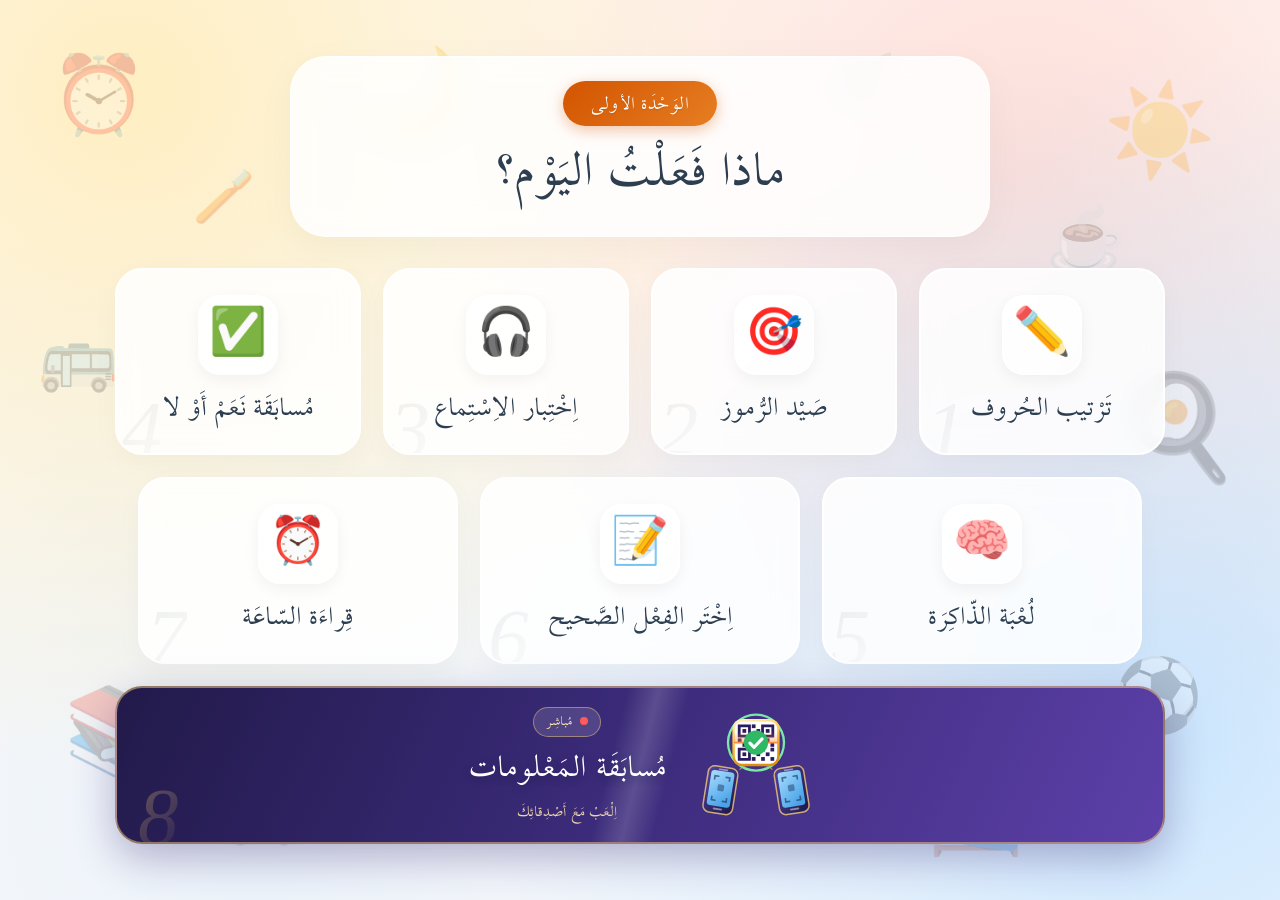
<file: index.html>
<!DOCTYPE html>
<html lang="ar" dir="rtl">
<head>
    <meta charset="UTF-8">
    <meta name="viewport" content="width=device-width, initial-scale=1.0, maximum-scale=1.0, user-scalable=no">
    <title>ماذا فَعَلْتُ اليَوْم؟ - أَلْعاب</title>
    <style>
    h1, h2, h3, h4, h5, h6, strong, b { font-weight: normal !important; }

        @font-face { 
            font-family: 'Arakom'; 
            src: url('arakom.ttf') format('truetype'); 
        }
        
        :root {
            --primary: #2c3e50;
            --secondary: #d35400;
            --accent: #2980b9;
            --text-main: #34495e;
        }

        * { 
            box-sizing: border-box; 
            margin: 0;
            padding: 0;
        }

        /* GÜNLÜK HAYAT KONSEPTİ: Sabah, Öğle ve Akşamüstü Pastel Tonları */
        body {
            font-family: 'Arakom', 'Segoe UI', Tahoma, sans-serif; 
            background-color: #fdfbfb;
            background-image: 
                radial-gradient(circle at 10% 10%, rgba(255, 235, 180, 0.8) 0%, transparent 50%), /* Sabah güneşi */
                radial-gradient(circle at 90% 80%, rgba(180, 220, 255, 0.7) 0%, transparent 50%), /* Gündüz mavisi */
                radial-gradient(circle at 80% 20%, rgba(255, 210, 200, 0.7) 0%, transparent 50%), /* Akşamüstü */
                radial-gradient(circle at 20% 90%, rgba(230, 240, 250, 0.8) 0%, transparent 50%); /* Gece/Gri */
            background-attachment: fixed;
            color: var(--text-main); 
            min-height: 100dvh; 
            display: flex;
            flex-direction: column; 
            align-items: center; 
            justify-content: center; 
            padding: 2vh 2vw; /* Boşluklar mobilde daha dar olması için kısıldı */
            overflow-x: hidden; 
            position: relative;
        }

        /* --- ARKA PLAN SAYDAM EMOJİLER (GÜNLÜK HAYAT) --- */
        .floating-emojis {
            position: fixed;
            top: 0; left: 0; 
            width: 100vw; height: 100dvh;
            pointer-events: none; 
            z-index: -2;
            overflow: hidden;
        }

        .floating-emojis span {
            position: absolute;
            opacity: 0.25; 
            animation: float ease-in-out infinite alternate;
        }

        @keyframes float {
            0% { transform: translateY(0) rotate(0deg) scale(1); }
            100% { transform: translateY(-20px) rotate(10deg) scale(1.05); }
        }

        /* Agresif küçülen saydam emojiler */
        .em-1 { top: 5%; left: 4%; font-size: clamp(2.5rem, 6vw, 5rem); animation-duration: 12s; animation-delay: 0s; } /* Saat/Uyanma */
        .em-2 { top: 8%; right: 5%; font-size: clamp(3rem, 7vw, 6rem); animation-duration: 15s; animation-delay: -2s; } /* Güneş */
        .em-3 { top: 35%; left: 3%; font-size: clamp(2rem, 5vw, 4.5rem); animation-duration: 14s; animation-delay: -5s; } /* Okul/Otobüs */
        .em-4 { top: 40%; right: 3%; font-size: clamp(3.5rem, 8vw, 6.5rem); animation-duration: 18s; animation-delay: -3s; } /* Kahvaltı/Yemek */
        .em-5 { top: 75%; left: 5%; font-size: clamp(3rem, 7vw, 5.5rem); animation-duration: 13s; animation-delay: -7s; } /* Kitap/Ders */
        .em-6 { top: 72%; right: 6%; font-size: clamp(2.5rem, 6vw, 4.5rem); animation-duration: 16s; animation-delay: -1s; } /* Spor/Top */
        .em-7 { top: 18%; left: 15%; font-size: clamp(1.8rem, 4vw, 3.5rem); animation-duration: 11s; animation-delay: -4s; } /* Diş fırçalama/Temizlik */
        .em-8 { top: 22%; right: 12%; font-size: clamp(2rem, 5vw, 4rem); animation-duration: 17s; animation-delay: -6s; } /* Çay/Kahve */
        .em-9 { top: 88%; left: 18%; font-size: clamp(1.8rem, 4vw, 3.5rem); animation-duration: 14s; animation-delay: -2s; } /* TV/Oyun */
        .em-10 { top: 85%; right: 20%; font-size: clamp(2.5rem, 6vw, 5rem); animation-duration: 19s; animation-delay: -8s; } /* Yatak/Uyku */
        .em-11 { top: 4%; left: 28%; font-size: clamp(3rem, 7vw, 5.5rem); animation-duration: 15s; animation-delay: -3s; } /* Ay/Gece */
        .em-12 { top: 5%; right: 30%; font-size: clamp(2rem, 5vw, 4.5rem); animation-duration: 12s; animation-delay: -9s; } /* Duş/Su */

        .main-container {
            width: 100%;
            max-width: 1050px;
            display: flex;
            flex-direction: column;
            align-items: center;
            gap: clamp(8px, 3.5vh, 34px);
            z-index: 10;
        }

        .header { 
            text-align: center; 
            background: rgba(255, 255, 255, 0.85);
            backdrop-filter: blur(15px);
            -webkit-backdrop-filter: blur(15px);
            padding: clamp(10px, 2.7vh, 26px) clamp(15px, 6vw, 60px);
            border-radius: clamp(22px, 4vh, 36px);
            border: 1px solid rgba(255, 255, 255, 0.9);
            box-shadow: 0 10px 40px rgba(0, 0, 0, 0.04);
            width: 100%;
            max-width: 700px;
            position: relative;
        }

        /* --- BÜYÜTÜLMÜŞ ÜNİTE ROZETİ --- */
        .unit-badge {
            display: inline-block;
            background: linear-gradient(135deg, var(--secondary), #e67e22);
            color: white;
            padding: clamp(3px, 0.8vh, 7px) clamp(14px, 3.2vw, 28px);
            border-radius: 999px;
            font-size: clamp(0.8rem, 2.5vh, 1.3rem);
            font-weight: normal;
            margin-bottom: clamp(5px, 1.5vh, 14px);
            box-shadow: 0 4px 15px rgba(211, 84, 0, 0.35);
            letter-spacing: 0.5px;
            text-shadow: 0 1px 2px rgba(0,0,0,0.1);
        }

        .header h1 { 
            font-size: clamp(1.35rem, min(6.6vw, 6.2vh), 3.6rem);
            color: var(--primary); 
            line-height: 1.2;
            margin-bottom: 5px;
        }

        .header p { 
            color: var(--text-main); 
            font-size: clamp(0.9rem, 4vw, 1.6rem); 
            opacity: 0.8;
        }

        /* Kartlar İçin Agresif Esnek Izgara */
        .grid-container {
            display: flex;
            flex-wrap: wrap; 
            justify-content: center; 
            align-items: stretch;
            width: 100%;
            gap: clamp(7px, 2.4vh, 22px);
        }

        .game-card {
            position: relative;
            overflow: hidden; 
            background: rgba(255, 255, 255, 0.85);
            backdrop-filter: blur(12px);
            -webkit-backdrop-filter: blur(12px);
            border: 2px solid rgba(255, 255, 255, 1);
            border-radius: clamp(16px, 3vh, 28px);
            padding: clamp(8px, 2.3vh, 20px) clamp(8px, 2vw, 18px);
            text-align: center;
            text-decoration: none; 
            color: var(--primary); 
            display: flex;
            flex-direction: column; 
            align-items: center;
            justify-content: center;
            box-shadow: 0 8px 30px rgba(0, 0, 0, 0.03);
            transition: all 0.4s cubic-bezier(0.25, 0.8, 0.25, 1);
            
            flex: 1 1 calc(25% - 25px);
            max-width: 320px;
            min-width: clamp(120px, 22%, 220px); /* 4 kart yan yana sığabilmesi için küçültüldü */
            min-height: clamp(74px, 20.8vh, 190px);
            z-index: 1;
        }

        .game-card::before {
            content: attr(data-num);
            position: absolute;
            bottom: -5%;
            left: 2%; 
            font-size: clamp(2.6rem, 9vh, 8rem);
            font-family: 'Georgia', 'Times New Roman', serif;
            font-style: italic;
            font-weight: 400;
            background: linear-gradient(135deg, rgba(44, 62, 80, 0.08), rgba(44, 62, 80, 0.01));
            -webkit-background-clip: text;
            -webkit-text-fill-color: transparent;
            z-index: -1; 
            line-height: 0.8;
            pointer-events: none;
            transition: all 0.5s ease;
        }

        .game-card:hover { 
            transform: translateY(-10px) scale(1.02); 
            background: rgba(255, 255, 255, 1);
            box-shadow: 0 15px 40px rgba(41, 128, 185, 0.15);
            border-color: rgba(41, 128, 185, 0.4);
        }

        .game-card:hover::before {
            transform: translateY(-15px) scale(1.05) rotate(-5deg);
            background: linear-gradient(135deg, rgba(41, 128, 185, 0.2), rgba(41, 128, 185, 0.05));
            -webkit-background-clip: text;
            -webkit-text-fill-color: transparent;
        }

        .icon-circle {
            width: clamp(34px, 9.9vh, 80px);
            height: clamp(34px, 9.9vh, 80px);
            background: linear-gradient(135deg, rgba(255,255,255,0.9), rgba(255,255,255,0.5));
            border: 2px solid rgba(255,255,255,1);
            border-radius: clamp(11px, 2.6vh, 22px);
            display: flex; 
            align-items: center;
            justify-content: center; 
            margin-bottom: clamp(4px, 1.5vh, 13px);
            font-size: clamp(1.15rem, 5.2vh, 2.9rem);
            box-shadow: 0 5px 15px rgba(0,0,0,0.05);
            transition: transform 0.4s cubic-bezier(0.34, 1.56, 0.64, 1);
        }

        .game-card:hover .icon-circle {
            transform: scale(1.15) rotate(8deg);
            background: rgba(255, 255, 255, 1);
            border-color: var(--accent);
        }

        .game-card h2 { 
            font-size: clamp(0.8rem, min(3.6vh, 3.4vw), 1.9rem);
            font-weight: normal;
            line-height: 1.3;
        }

        /* MOBİL EKRANLAR */
        @media (max-width: 768px) {
            .game-card {
                flex-basis: calc(50% - 10px);
                min-height: clamp(66px, 13vh, 150px);
                padding: clamp(7px, 1.2vh, 16px) clamp(8px, 2.5vw, 16px);
            }
            .game-card::before {
                bottom: -8%;
            }
            .icon-circle {
                width: clamp(30px, 6.5vh, 62px);
                height: clamp(30px, 6.5vh, 62px);
                margin-bottom: clamp(3px, 1vh, 10px);
                font-size: clamp(1rem, 3.4vh, 2rem);
            }
            .game-card h2 { font-size: clamp(0.78rem, min(2.2vh, 4.5vw), 1.4rem); }
            .header { padding: clamp(8px, 1.8vh, 20px) clamp(12px, 5vw, 40px); }
            .unit-badge { margin-bottom: clamp(4px, 1.2vh, 11px); }
            .main-container { gap: clamp(7px, 2.5vh, 24px); }
            .grid-container { gap: clamp(6px, 1.6vh, 16px); }
            .quiz-card { min-height: clamp(58px, 13.5vh, 120px);
                         padding: clamp(7px, 1.4vh, 16px) clamp(12px, 4vw, 30px); }
            .quiz-ikon { width: clamp(40px, 11vh, 86px); height: clamp(40px, 11vh, 86px); }
        }

        /* ÇOK DAR EKRANLAR (400px altı) */
        @media (max-width: 400px) {
            .game-card {
                flex-basis: calc(50% - 5px);
                border-radius: 16px;
            }
            .icon-circle { border-radius: 12px; }
            .game-card::before {
                left: 5%;
                bottom: -12%;
                font-size: 3.2rem;
            }
            .grid-container { gap: 8px; }
        }
    
    
        /* ==================================================================
           OZEL KART - CANLI BILGI YARISMASI
           Diger kartlar cam beyazi ve emoji ikonlu; bu kart kasten farkli:
           kendi satirini bastan sona kaplar, koyu mor gradyan zemin ve altin
           cerceve kullanir, ikon yerine animasyonlu SVG kupa tasir.
           Tum animasyonlar salt gorseldir; en altta "hareketi azalt" sistem
           ayari icin kapatma blogu vardir.
           ================================================================== */
        .quiz-card {
            flex: 1 1 100%;
            max-width: 100%;
            min-width: 0;
            min-height: clamp(66px, 18.8vh, 158px);
            flex-direction: row;
            justify-content: center;
            gap: clamp(10px, 3.5vw, 34px);
            padding: clamp(8px, 2.1vh, 20px) clamp(14px, 4vw, 42px);
            background: linear-gradient(115deg, #221a4a 0%, #3a2a78 46%, #5c40a8 100%);
            border: 2px solid rgba(255, 214, 120, 0.5);
            box-shadow: 0 14px 40px rgba(50, 35, 110, 0.32);
            color: #fff;
            overflow: hidden;
        }

        /* Dev rakam: beyaz kartlarda gri, burada altin tonunda */
        .quiz-card::before {
            background: linear-gradient(135deg, rgba(255, 215, 120, 0.30), rgba(255, 215, 120, 0.03));
            -webkit-background-clip: text;
            background-clip: text;
            -webkit-text-fill-color: transparent;
        }

        /* Kartin uzerinden yavasca gecen isik seridi */
        .quiz-card::after {
            content: "";
            position: absolute;
            top: -60%;
            bottom: -60%;
            width: 60px;
            background: linear-gradient(90deg, transparent, rgba(255,255,255,0.16), transparent);
            transform: rotate(14deg);
            animation: quizSerit 6.5s ease-in-out infinite;
            pointer-events: none;
            z-index: 0;
        }
        @keyframes quizSerit {
            0%        { left: -20%; opacity: 0; }
            12%       { opacity: 1; }
            55%       { opacity: 1; }
            70%, 100% { left: 110%; opacity: 0; }
        }

        .quiz-card:hover {
            background: linear-gradient(115deg, #2a1f5c 0%, #45318d 46%, #6c4cc4 100%);
            border-color: rgba(255, 214, 120, 0.95);
            box-shadow: 0 20px 50px rgba(50, 35, 110, 0.45);
        }

        .quiz-ikon {
            flex-shrink: 0;
            width: clamp(46px, 14vh, 112px);
            height: clamp(46px, 14vh, 112px);
            z-index: 1;
        }
        .quiz-ikon svg { width: 100%; height: 100%; display: block; overflow: visible; }

        .quiz-yazi {
            display: flex;
            flex-direction: column;
            align-items: center;
            gap: clamp(4px, 1vw, 9px);
            z-index: 1;
        }
        .quiz-card h2 {
            color: #fff;
            font-size: clamp(0.95rem, min(4.3vh, 4.2vw), 2.2rem);
            line-height: 1.25;
            text-shadow: 0 2px 10px rgba(0,0,0,0.25);
        }
        .quiz-alt {
            font-size: clamp(0.65rem, min(2.1vh, 2.4vw), 1.05rem);
            color: rgba(255, 231, 178, 0.9);
        }

        /* "Canli" rozeti: kirmizi nokta disa dogru nabiz atar */
        .quiz-rozet {
            display: inline-flex;
            align-items: center;
            gap: 8px;
            background: rgba(255, 255, 255, 0.13);
            border: 1px solid rgba(255, 214, 120, 0.45);
            border-radius: 999px;
            padding: 2px 12px 3px;
            font-size: clamp(0.6rem, min(1.9vh, 2.2vw), 0.95rem);
            color: #FFE7B2;
        }
        .quiz-nokta {
            width: 8px; height: 8px;
            border-radius: 50%;
            background: #FF5A5A;
            animation: quizNabiz 1.8s ease-out infinite;
        }
        @keyframes quizNabiz {
            0%   { box-shadow: 0 0 0 0 rgba(255, 90, 90, 0.75); }
            70%  { box-shadow: 0 0 0 9px rgba(255, 90, 90, 0); }
            100% { box-shadow: 0 0 0 0 rgba(255, 90, 90, 0); }
        }

        /* --- "Iki telefon karekoda baglaniyor" hareketleri ---
           4 saniyelik dongu: karekod hafifce nefes alir, uzerinden turuncu
           tarama cizgisi gecer, iki telefondan altin noktalar kareye dogru
           akar, sonunda yesil onay halkasi ve tik belirir. */
        .q-qr { transform-box: fill-box; transform-origin: center;
                animation: qrNefes 4s ease-in-out infinite; }
        @keyframes qrNefes {
            0%, 100% { transform: scale(1); }
            44%      { transform: scale(1.06); }
            60%      { transform: scale(1); }
        }

        .q-tarama { animation: qrTara 4s cubic-bezier(.5, 0, .5, 1) infinite; }
        @keyframes qrTara {
            0%        { transform: translateY(-26px); opacity: 0; }
            10%       { opacity: 0.95; }
            42%       { transform: translateY(26px);  opacity: 0.95; }
            50%, 100% { transform: translateY(26px);  opacity: 0; }
        }

        .q-halka { transform-box: fill-box; transform-origin: center;
                   animation: qrHalka 4s ease-out infinite; }
        @keyframes qrHalka {
            0%, 46%   { opacity: 0;    transform: scale(0.7); }
            56%       { opacity: 0.85; }
            82%, 100% { opacity: 0;    transform: scale(1.25); }
        }

        .q-onay { transform-box: fill-box; transform-origin: center;
                  animation: qrOnay 4s ease-out infinite; }
        @keyframes qrOnay {
            0%, 48%  { opacity: 0; transform: scale(0.4); }
            58%      { opacity: 1; transform: scale(1.12); }
            66%, 86% { opacity: 1; transform: scale(1); }
            100%     { opacity: 0; transform: scale(1); }
        }

        /* telefonlar yavasca nefes alir gibi inip kalkar */
        .q-tel   { animation: qrTelSalin 4s ease-in-out infinite; }
        .q-tel-b { animation-delay: 0.55s; }
        @keyframes qrTelSalin {
            0%, 100% { transform: translateY(0); }
            50%      { transform: translateY(-3px); }
        }

        /* telefondan kareye akan veri noktalari */
        .q-nok { opacity: 0; }
        .q-ns  { animation: qrAkisSol 2s ease-in-out infinite; }
        .q-ng  { animation: qrAkisSag 2s ease-in-out infinite; }
        .q-n2  { animation-delay: 0.4s; }
        .q-n3  { animation-delay: 0.8s; }
        @keyframes qrAkisSol {
            0%   { transform: translate(0, 0);       opacity: 0; }
            18%  { opacity: 1; }
            72%  { opacity: 1; }
            100% { transform: translate(10px, -7px); opacity: 0; }
        }
        @keyframes qrAkisSag {
            0%   { transform: translate(0, 0);        opacity: 0; }
            18%  { opacity: 1; }
            72%  { opacity: 1; }
            100% { transform: translate(-10px, -7px); opacity: 0; }
        }

        /* kesikli baglanti izi kareye dogru kayar */
        .q-iz { animation: qrIz 1.6s linear infinite; }
        @keyframes qrIz { to { stroke-dashoffset: -12; } }

        @media (max-width: 400px) {
            .quiz-card {
                gap: 10px;
                padding: 8px 12px;
                min-height: clamp(58px, 12vh, 100px);
            }
            .quiz-card h2 { font-size: clamp(0.9rem, 2.6vh, 1.15rem); }
        }

        /* Cok basik ekranlar (yatay tutulan telefon): sekiz kart yine de
           tek ekrana sigsin diye butun dikey olculer bir kademe daha kisilir.
           Diger sorgulardan sonra geldigi icin sira geregi ustun gelir. */
        @media (max-height: 470px) {
            body { padding: 1vh 2vw; }
            .main-container { gap: clamp(6px, 2vh, 16px); }
            .header { padding: clamp(6px, 1.6vh, 14px) clamp(12px, 5vw, 40px); }
            .unit-badge {
                font-size: clamp(0.7rem, 2.2vh, 1rem);
                margin-bottom: clamp(3px, 1vh, 8px);
            }
            .header h1 { font-size: clamp(1.1rem, min(5vw, 5.4vh), 2rem); }
            .game-card {
                min-height: clamp(58px, 18vh, 90px);
                padding: clamp(5px, 1.6vh, 12px) clamp(6px, 1.6vw, 12px);
            }
            .icon-circle {
                width: clamp(26px, 8vh, 44px);
                height: clamp(26px, 8vh, 44px);
                margin-bottom: clamp(2px, 1vh, 6px);
                font-size: clamp(0.9rem, 4.4vh, 1.6rem);
            }
            .game-card h2 { font-size: clamp(0.72rem, min(3.2vh, 3vw), 1.1rem); }
            .game-card::before { font-size: clamp(2rem, 7vh, 4rem); }
            .grid-container { gap: clamp(5px, 1.8vh, 12px); }
            .quiz-card {
                min-height: clamp(50px, 16vh, 84px);
                padding: clamp(5px, 1.5vh, 12px) clamp(10px, 3vw, 26px);
            }
            .quiz-ikon { width: clamp(34px, 12vh, 66px); height: clamp(34px, 12vh, 66px); }
        }

        /* Kullanici sistem ayarinda hareketi azaltmissa kart sabit dursun */
        @media (prefers-reduced-motion: reduce) {
            .quiz-card::after, .quiz-nokta, .q-qr, .q-tarama, .q-halka,
            .q-onay, .q-tel, .q-nok, .q-iz { animation: none; }
            .q-tarama { opacity: 0; }
            .q-halka  { opacity: 0.45; transform: none; }
            .q-onay   { opacity: 1;    transform: none; }
            .q-nok    { opacity: 0.9;  transform: none; }
        }

</style>

    

    
</head>
<body>

    
 
    </div>


    <div class="floating-emojis">
        <span class="em-1">⏰</span>
        <span class="em-2">☀️</span>
        <span class="em-3">🚌</span>
        <span class="em-4">🍳</span>
        <span class="em-5">📚</span>
        <span class="em-6">⚽</span>
        <span class="em-7">🪥</span>
        <span class="em-8">☕</span>
        <span class="em-9">🎮</span>
        <span class="em-10">🛌</span>
        <span class="em-11">🌙</span>
        <span class="em-12">🚿</span>
    </div>

    <div class="main-container">
        <div class="header">
            <span class="unit-badge">الوَحْدَة الأولى</span>
            <h1>ماذا فَعَلْتُ اليَوْم؟</h1>
        </div>

        <div class="grid-container">

             <a href="yaz.html" class="game-card" data-num="1">
                <div class="icon-circle">✏️</div>
                <h2>تَرْتيب الحُروف</h2>
            </a>

            <a href="kelime.html" class="game-card" data-num="2">
                <div class="icon-circle">🎯</div>
                <h2>صَيْد الرُّموز</h2>
            </a>

            <a href="sestesti.html" class="game-card" data-num="3">
                <div class="icon-circle">🎧</div>
                <h2>اِخْتِبار الاِسْتِماع</h2>
            </a>

             <a href="evethayir.html" class="game-card" data-num="4">
                <div class="icon-circle">✅</div>
                <h2>مُسابَقَة نَعَمْ أَوْ لا</h2>
             </a>

            <a href="hafizakarti.html" class="game-card" data-num="5">
                <div class="icon-circle">🧠</div>
                <h2>لُعْبَة الذّاكِرَة</h2>
            </a>

            <a href="zamirtesti.html" class="game-card" data-num="6">
                <div class="icon-circle">📝</div>
                <h2>اِخْتَر الفِعْل الصَّحيح</h2>
            </a>

            <a href="saat.html" class="game-card" data-num="7">
                <div class="icon-circle">⏰</div>
                <h2>قِراءَة السّاعَة</h2>
            </a>

            <!-- Canlı bilgi yarışması (Firebase). Öğretmen odayı kurar,
                 öğrenciler karekodla ya da bağlantıyla katılır. İnternet gerekir. -->
            <a href="bilgiyarismasivezinler.html" class="game-card quiz-card" data-num="8">
                <div class="quiz-ikon">
                    <!-- İki telefon ortadaki karekoda bağlanmaya çalışır:
                         karekod nefes alır, turuncu tarama çizgisi üzerinden geçer,
                         telefonlardan altın veri noktaları kareye doğru akar ve
                         döngünün sonunda yeşil onay halkası ile tik belirir. -->
                    <svg viewBox="0 0 120 120" role="img" aria-label="رَمْزُ الاِسْتِجابَةِ">
                        <defs>
                            <linearGradient id="qAltin" x1="0" y1="0" x2="0.3" y2="1">
                                <stop offset="0%"   stop-color="#FFF0C2"/>
                                <stop offset="45%"  stop-color="#FFC94A"/>
                                <stop offset="100%" stop-color="#DE8F0E"/>
                            </linearGradient>
                            <linearGradient id="qGovde" x1="0" y1="0" x2="1" y2="1">
                                <stop offset="0%"   stop-color="#54429f"/>
                                <stop offset="100%" stop-color="#1e1746"/>
                            </linearGradient>
                            <linearGradient id="qEkran" x1="0" y1="0" x2="0.6" y2="1">
                                <stop offset="0%"   stop-color="#a9deff"/>
                                <stop offset="100%" stop-color="#4aa3e8"/>
                            </linearGradient>
                            <linearGradient id="qTaraGr" x1="0" y1="0" x2="0" y2="1">
                                <stop offset="0%"   stop-color="#FF8A3D" stop-opacity="0"/>
                                <stop offset="100%" stop-color="#FF8A3D" stop-opacity="0.45"/>
                            </linearGradient>
                            <clipPath id="qKirp">
                                <rect x="36" y="12" width="48" height="48" rx="9"/>
                            </clipPath>
                        </defs>

                        <!-- baglanti kuruldugunda disa acilan halka -->
                        <circle class="q-halka" cx="60" cy="36" r="30"
                                fill="none" stroke="#7CE7A8" stroke-width="2.5"/>

                        <!-- kesikli baglanti izleri -->
                        <g class="q-iz" stroke="url(#qAltin)" stroke-width="1.6"
                           stroke-linecap="round" stroke-dasharray="1.5 4.5" opacity="0.55">
                            <line x1="38" y1="68" x2="48" y2="61"/>
                            <line x1="82" y1="68" x2="72" y2="61"/>
                        </g>

                        <!-- KAREKOD -->
                        <g class="q-qr">
                            <rect x="36" y="12" width="48" height="48" rx="9"
                                  fill="#ffffff" stroke="url(#qAltin)" stroke-width="2.6"/>
                            <!-- uc kose isareti (halka + ic kare) -->
                            <path fill="#2b1c5e" fill-rule="evenodd"
                                  d="M40.5,16.5 h14 v14 h-14 Z M43.5,19.5 h8 v8 h-8 Z
                                     M65.5,16.5 h14 v14 h-14 Z M68.5,19.5 h8 v8 h-8 Z
                                     M40.5,41.5 h14 v14 h-14 Z M43.5,44.5 h8 v8 h-8 Z"/>
                            <g fill="#2b1c5e">
                                <rect x="45.5" y="21.5" width="4" height="4"/>
                                <rect x="70.5" y="21.5" width="4" height="4"/>
                                <rect x="45.5" y="46.5" width="4" height="4"/>
                                <!-- veri kareleri -->
                                <rect x="55.5" y="16.5" width="4" height="4"/>
                                <rect x="60.5" y="21.5" width="4" height="4"/>
                                <rect x="55.5" y="26.5" width="4" height="4"/>
                                <rect x="60.5" y="26.5" width="4" height="4"/>
                                <rect x="40.5" y="31.5" width="4" height="4"/>
                                <rect x="50.5" y="31.5" width="4" height="4"/>
                                <rect x="60.5" y="31.5" width="4" height="4"/>
                                <rect x="70.5" y="31.5" width="4" height="4"/>
                                <rect x="45.5" y="36.5" width="4" height="4"/>
                                <rect x="55.5" y="36.5" width="4" height="4"/>
                                <rect x="65.5" y="36.5" width="4" height="4"/>
                                <rect x="75.5" y="36.5" width="4" height="4"/>
                                <rect x="55.5" y="41.5" width="4" height="4"/>
                                <rect x="65.5" y="41.5" width="4" height="4"/>
                                <rect x="75.5" y="41.5" width="4" height="4"/>
                                <rect x="60.5" y="46.5" width="4" height="4"/>
                                <rect x="70.5" y="46.5" width="4" height="4"/>
                                <rect x="55.5" y="51.5" width="4" height="4"/>
                                <rect x="65.5" y="51.5" width="4" height="4"/>
                                <rect x="75.5" y="51.5" width="4" height="4"/>
                            </g>
                            <!-- kareye kirpilmis tarama cizgisi -->
                            <g clip-path="url(#qKirp)">
                                <g class="q-tarama">
                                    <rect x="36" y="24" width="48" height="12" fill="url(#qTaraGr)"/>
                                    <rect x="36" y="35" width="48" height="2" rx="1" fill="#FF8A3D"/>
                                </g>
                            </g>
                        </g>

                        <!-- SOL TELEFON -->
                        <g transform="rotate(9 22 86)">
                            <g class="q-tel">
                                <rect x="6" y="62" width="32" height="50" rx="7"
                                      fill="url(#qGovde)" stroke="#FFD678" stroke-width="1.6"
                                      stroke-opacity="0.75"/>
                                <rect x="9.5" y="66.5" width="25" height="38" rx="3.5" fill="url(#qEkran)"/>
                                <rect x="17" y="64" width="10" height="1.8" rx="0.9" fill="#fff" opacity="0.45"/>
                                <rect x="17" y="106.5" width="10" height="2" rx="1" fill="#fff" opacity="0.45"/>
                                <g fill="none" stroke="#22406b" stroke-width="1.8"
                                   stroke-linecap="round" opacity="0.7">
                                    <path d="M14,76 v-3.5 h4"/>
                                    <path d="M30,76 v-3.5 h-4"/>
                                    <path d="M14,95 v3.5 h4"/>
                                    <path d="M30,95 v3.5 h-4"/>
                                </g>
                                <rect x="18.5" y="81" width="7" height="7" rx="1.4"
                                      fill="#22406b" opacity="0.5"/>
                            </g>
                        </g>

                        <!-- SAG TELEFON -->
                        <g transform="rotate(-9 98 86)">
                            <g class="q-tel q-tel-b">
                                <rect x="82" y="62" width="32" height="50" rx="7"
                                      fill="url(#qGovde)" stroke="#FFD678" stroke-width="1.6"
                                      stroke-opacity="0.75"/>
                                <rect x="85.5" y="66.5" width="25" height="38" rx="3.5" fill="url(#qEkran)"/>
                                <rect x="93" y="64" width="10" height="1.8" rx="0.9" fill="#fff" opacity="0.45"/>
                                <rect x="93" y="106.5" width="10" height="2" rx="1" fill="#fff" opacity="0.45"/>
                                <g fill="none" stroke="#22406b" stroke-width="1.8"
                                   stroke-linecap="round" opacity="0.7">
                                    <path d="M90,76 v-3.5 h4"/>
                                    <path d="M106,76 v-3.5 h-4"/>
                                    <path d="M90,95 v3.5 h4"/>
                                    <path d="M106,95 v3.5 h-4"/>
                                </g>
                                <rect x="94.5" y="81" width="7" height="7" rx="1.4"
                                      fill="#22406b" opacity="0.5"/>
                            </g>
                        </g>

                        <!-- telefonlardan kareye akan veri noktalari -->
                        <g fill="url(#qAltin)">
                            <circle class="q-nok q-ns"      cx="38" cy="68" r="2.6"/>
                            <circle class="q-nok q-ns q-n2" cx="38" cy="68" r="2.1"/>
                            <circle class="q-nok q-ns q-n3" cx="38" cy="68" r="1.7"/>
                            <circle class="q-nok q-ng"      cx="82" cy="68" r="2.6"/>
                            <circle class="q-nok q-ng q-n2" cx="82" cy="68" r="2.1"/>
                            <circle class="q-nok q-ng q-n3" cx="82" cy="68" r="1.7"/>
                        </g>

                        <!-- baglandi onayi -->
                        <g class="q-onay">
                            <circle cx="60" cy="36" r="13" fill="#2FB865"/>
                            <path d="M53.5,36.5 l4.5,4.5 l8.5,-9" fill="none" stroke="#fff"
                                  stroke-width="3.4" stroke-linecap="round" stroke-linejoin="round"/>
                        </g>
                    </svg>
                </div>
                <div class="quiz-yazi">
                    <span class="quiz-rozet"><i class="quiz-nokta"></i>مُباشِر</span>
                    <h2>مُسابَقَة المَعْلومات</h2>
                    <span class="quiz-alt">اِلْعَبْ مَعَ أَصْدِقائِكَ</span>
                </div>
            </a>

           
        </div>
    </div>

</body>
</html>
</file>
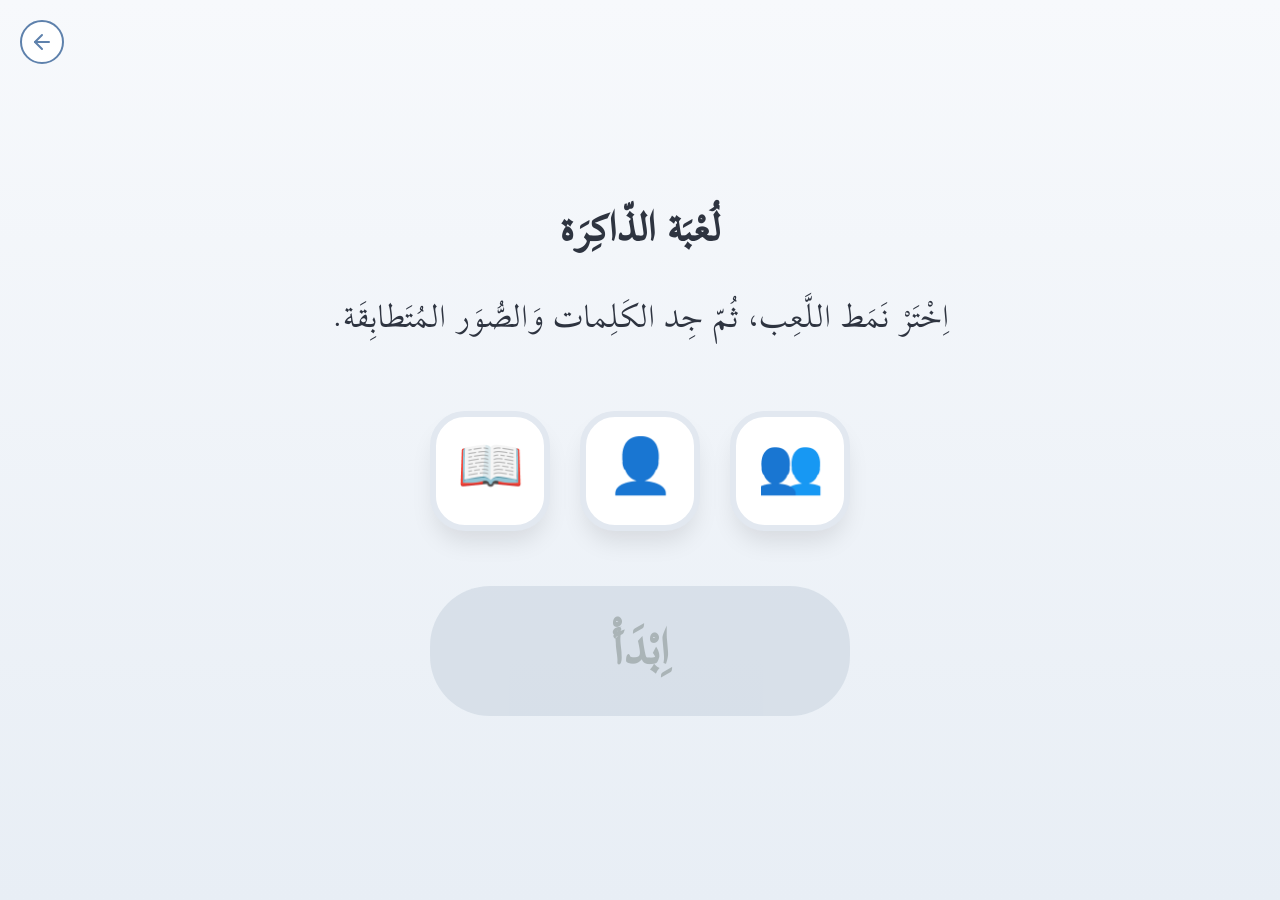
<file: hafizakarti kopyası.html>
<!DOCTYPE html>
<html lang="tr">
<head>
<meta charset="utf-8"/>
<meta content="width=device-width, initial-scale=1.0, user-scalable=no" name="viewport"/>
<title>لُعْبَةُ الذَّاكِرَةِ</title>

<link href="https://fonts.googleapis.com" rel="preconnect"/>
<link crossorigin="" href="https://fonts.gstatic.com" rel="preconnect"/>
<link href="https://fonts.googleapis.com/css2?family=Harmattan:wght@400;700&display=swap" rel="stylesheet"/>
<link href="https://fonts.googleapis.com/css2?family=Marhey:wght@400;700&display=swap" rel="stylesheet"/>


<style>
  html { font-size: clamp(12px, 1.2vw, 16px); }
  :root{
    --bg-start:#f7f9fc; --bg-end:#e8eef5; --primary-color:#5E81AC; --accent-color:#f7b733;
    --surface-color:#FFFFFF; --text-color:#2e3440; --text-light-color:#FFFFFF;
    --player1-color:#64a7fa; --player2-color:#f77d7d; --correct-color:#2ddc73; --incorrect-color:#f24c4c;
    --shadow-light: rgba(46,52,64,.07); --shadow-medium: rgba(46,52,64,.12);
    --border-radius-sm:8px; --border-radius-md:12px; --border-radius-lg:16px;
    --button-bg:var(--surface-color); --button-shadow:0 3px #d8dee9; --button-hover-bg:#eceff4;
    --button-selected-bg:var(--primary-color); --button-selected-color:var(--text-light-color);
    --button-selected-shadow:0 0 0 3px var(--accent-color);
  }

@font-face {
    font-family: 'Arakom';
    src: url('arakom.ttf') format('truetype');
}

body, button, div, span {
    font-family: 'Arakom', sans-serif !important;
} 

  *{ box-sizing:border-box; -webkit-tap-highlight-color:transparent; }
  html,body{ width:100%; height:100%; margin:0; padding:0; overflow:hidden; }
  body{ font-family:'Arakom',sans-serif; background:linear-gradient(180deg,var(--bg-start),var(--bg-end)); color:var(--text-color); text-align:center; }
  button,input,select{ font-family:inherit; }

  #game-wrapper{ width:100%; height:100%; position:relative; }

  .screen{ display:none; width:100%; height:100%; position:absolute; inset:0; padding:20px;
           display:none; flex-direction:column; justify-content:center; align-items:center;
           transition:opacity .5s; overflow-y:auto; }
  .screen.active{ display:flex; }

  /* Back (global) */
  .header-navigation{ position:absolute; top:10px; left:10px; z-index:200; }
  .back-btn{ background:none; border:none; cursor:pointer; padding:5px; }
  .back-btn svg{ width:35px; height:35px; fill:var(--text-color); transition:.2s; opacity:.85;
                 filter: drop-shadow(0 1px 2px var(--shadow-light)); }
  .back-btn:hover svg{ opacity:1; transform:scale(1.1); }

  /* Start */
  #start-screen{ gap:25px; }
  .start-title{ font-size:clamp(2.2rem,5vw,3rem); margin:10px 0; }
  .start-options{ display:flex; flex-direction:column; gap:15px; width:100%; max-width:420px; }
  .option-group{ display:flex; flex-direction:column; gap:10px; }
  .option-group label{ font-size:1.1rem; font-weight:700; color:var(--primary-color); text-align:left; }
  .player-buttons{ display:grid; grid-template-columns:1fr 1fr; gap:10px; }

  .player-button, #lesson-select, #start-game-btn{
    background:var(--button-bg); border:none; border-radius:var(--border-radius-md);
    padding:12px 15px; font-size:1.1rem; font-weight:500; color:var(--text-color);
    cursor:pointer; transition:.2s ease; box-shadow:var(--button-shadow); text-align:center;
  }
  .player-button:hover, #lesson-select:hover{ background:var(--button-hover-bg); transform:translateY(-1px); box-shadow:0 4px #cdd3db; }
  #start-game-btn:not(:disabled):hover{ background:var(--correct-color); color:#fff; transform:translateY(-1px); box-shadow:0 4px #cdd3db; }
  .player-button:active, #start-game-btn:not(:disabled):active{ transform:translateY(1px); box-shadow:0 2px #d8dee9; }
  .player-button.selected{ background:var(--button-selected-bg); color:var(--button-selected-color); font-weight:700; box-shadow:var(--button-selected-shadow); }
  #lesson-select{ width:100%; appearance:none; -webkit-appearance:none;
    background-image:url("data:image/svg+xml,%3Csvg xmlns='http://www.w3.org/2000/svg' viewBox='0 0 24 24' fill='%235E81AC'%3E%3Cpath d='M7.41,8.58L12,13.17L16.59,8.58L18,10L12,16L6,10L7.41,8.58Z'/%3E%3C/svg%3E");
    background-repeat:no-repeat; background-position:right 10px center; background-size:24px; padding-right:40px; text-align-last:center; }
  #start-game-btn{ margin-top:6px; font-size:1.25rem; font-weight:800; }
  #start-game-btn:disabled{ background:#bdc3c7; color:#7f8c8d; opacity:.7; box-shadow:none; cursor:not-allowed; }
  #start-game-btn:not(:disabled){ background:var(--correct-color); color:#fff; }

  /* Game */
  #game-screen{ flex-direction:row; justify-content:space-between; align-items:stretch; gap:15px; padding:15px; overflow:hidden; }
  #game-screen.single-player-mode #player2-display{ display:none; }
  .score-display{
    flex:0 0 clamp(100px, 15%, 150px); max-width:150px; height:100%;
    display:flex; flex-direction:column; justify-content:center; align-items:center; gap:clamp(10px,3vh,20px);
    font-size:clamp(2.2rem,5vw,3.6rem); font-weight:800; color:#fff; border-radius:var(--border-radius-lg);
  }
  #player1-display{ background:linear-gradient(180deg,var(--player1-color),#4e8dff); }
  #player2-display{ background:linear-gradient(180deg,var(--player2-color),#f55a5a); }
  .score-display svg{ width:clamp(40px,10vw,80px); height:clamp(40px,10vw,80px); fill:rgba(255,255,255,.9); filter:drop-shadow(0 2px 4px rgba(0,0,0,.2)); }
  .score-display.active{ transform:scale(1.05); }

  #game-board{ flex-grow:1; width:auto; margin:0; padding:0; display:grid; gap:clamp(6px,1vw,12px);
               perspective:1200px; grid-template-columns:repeat(5,1fr); grid-template-rows:repeat(4,1fr); height:100%; }
  .card{ background:transparent; cursor:pointer; container-type:inline-size; }
  .card-inner{ position:relative; width:100%; height:100%; transition:transform .6s; transform-style:preserve-3d; }
  .card.flipped .card-inner{ transform:rotateY(180deg); }
  .card-face{ position:absolute; inset:0; display:flex; justify-content:center; align-items:center;
              -webkit-backface-visibility:hidden; backface-visibility:hidden; border-radius:var(--border-radius-md);
              padding:clamp(4px,1cqw,8px); word-break:break-word; font-size:clamp(1.15rem,15cqw,2.6rem); text-align:center; line-height:1.1; }
  .card-front{ background:var(--surface-color); box-shadow:0 2px 8px var(--shadow-light); }
  .card-back{ color:#fff; transform:rotateY(180deg); background:var(--primary-color); }
  .card.p1-turn .card-back{ background:var(--player1-color); }
  .card.p2-turn .card-back{ background:var(--player2-color); }
  .card.p1-match .card-face.card-back{ background:var(--player1-color); }
  .card.p2-match .card-face.card-back{ background:var(--player2-color); }

  .game-over-overlay{ position:absolute; top:50%; left:50%; transform:translate(-50%,-50%); background:var(--surface-color);
                      padding:30px 50px; border-radius:var(--border-radius-lg); z-index:200; display:flex; flex-direction:column; gap:18px;
                      box-shadow:0 10px 40px rgba(0,0,0,.2); }
  .game-over-overlay h2{ margin:0; font-size:clamp(1.6rem,4vw,2.2rem); }
  .hidden{ display:none !important; }
  .win-buttons{ display:flex; gap:26px; margin-top:4px; }
  .win-buttons .icon-btn{ background:transparent; border:none; cursor:pointer; padding:5px; transition:.25s; }
  .win-buttons .icon-btn:hover{ transform:scale(1.08); }
  .win-buttons .icon-btn svg{ width:clamp(40px,8vw,56px); height:clamp(40px,8vw,56px); fill:var(--primary-color); }
  .win-buttons .icon-btn:hover svg{ fill:var(--accent-color); }

  @media (max-width:800px){
    #start-screen{ justify-content:flex-start; padding-top:32px; }
    .start-title{ margin-bottom:12px; }
    .start-options{ gap:18px; }
    #game-screen{ flex-direction:column; padding:10px; gap:10px; }
    .score-display{ flex-direction:row; height:auto; width:100%; max-width:none; font-size:2rem; padding:6px 10px; gap:10px; order:-1; }
    .score-display svg{ width:30px; height:30px; }
    #game-board{ grid-template-columns:repeat(4,1fr); grid-template-rows:repeat(5,1fr); gap:6px; width:100%; }
    .card-face{ font-size:clamp(1rem,12cqw,1.8rem); padding:4px; border-radius:var(--border-radius-sm); }
    .game-over-overlay{ padding:20px 30px; width:90%; }
    .win-buttons{ gap:22px; }
  }

  /* Font families */
  html,body{ font-family:'Arakom',sans-serif !important; }
  .card-back[dir="rtl"]{ font-family:'Arakom',sans-serif !important; }
  button,h1,h2,h3,.score-display,label,select{ font-family:'Arakom',sans-serif !important; }

  .score-display.active {
    transform: scale(1.1); /* Biraz daha büyüt */
    box-shadow: 0 0 25px 10px rgba(255, 255, 255, 0.6); /* Beyaz parlama efekti */
    border: 3px solid var(--accent-color); /* Altın rengi çerçeve */
    z-index: 10;
}

.score-display {
    flex: 0 0 clamp(70px, 10%, 110px);
    height: 85vh; /* Boyu biraz kısalttık (85vh idi) */
    margin-top: auto; /* Kutuları aşağıya iter */
    margin-bottom: 20px; /* Alttan biraz boşluk bırakır */
    
    display: flex;
    flex-direction: column;
    justify-content: center;
    align-items: center;
    gap: 20px;
    font-size: clamp(1.8rem, 4vw, 3rem);
    font-weight: 800;
    color: #fff;
    border-radius: 50px;
    transition: all 0.4s ease-in-out;
    opacity: 0.3;
    filter: grayscale(1);
    position: relative;
    border: 4px solid transparent;
}

/* Aktif panel: Artık devasa büyümek yerine içe doğru parlıyor */
.score-display.active {
    opacity: 1;
    filter: grayscale(0);
    transform: scale(1.03); /* Çok az büyüme, taşmayı önler */
    box-shadow: 0 0 15px 5px var(--accent-color), inset 0 0 15px rgba(255,255,255,0.5);
    border: 3px solid #fff;
}


/* Mobil için çubukları daha da kısaltalım */


.nav-back-btn {
    position: absolute;
    top: 20px;
    left: 20px; /* Sol üst köşeye sabitler */
    background: var(--surface-color);
    border: 2px solid var(--primary-color);
    color: var(--primary-color);
    padding: 8px;
    border-radius: 50%;
    cursor: pointer;
    display: flex;
    align-items: center;
    justify-content: center;
    transition: all 0.3s ease;
    z-index: 100;
    font-family: 'Arakom', sans-serif !important;
}

.nav-back-btn:hover {
    background: var(--primary-color);
    color: white;
    transform: scale(1.1);
}

/* Eğer butonun sağda olmasını isterseniz left:20px yerine right:20px yapabilirsiniz */

/* Oyuncu Seçim Alanı Tasarımı */
.player-buttons {
    display: flex;
    justify-content: center;
    gap: 30px; /* Butonlar arası boşluk */
    margin-top: 20px;
   grid-template-columns: repeat(3, 1fr); /* 3 buton yan yana */
}

/* saat.html'deki profesyonel buton stili */
.player-button {
    flex: 0 1 180px; /* Genişlik */
    height: 120px;   /* Yükseklik */
    background: white;
    border: 6px solid #e2e8f0; /* saat.html'deki gibi kalın açık gri çerçeve */
    border-radius: 35px;       /* Yumuşak köşeler */
    font-size: 3.5rem;         /* Büyük rakamlar */
    font-weight: bold;
    cursor: pointer;
    transition: all 0.3s cubic-bezier(0.175, 0.885, 0.32, 1.275);
    display: flex;
    align-items: center;
    justify-content: center;
    box-shadow: 0 15px 25px -5px rgba(0, 0, 0, 0.1); /* Hafif derinlik gölgesi */
    color: #475569;
}
.player-button[data-players="3"].selected {
    border-color: var(--accent-color);
    background: var(--accent-color);
    color: white !important;
}

/* Üzerine gelince büyüme efekti */
.player-button:hover {
    transform: translateY(-8px);
    box-shadow: 0 25px 35px -10px rgba(0, 0, 0, 0.2);
}

/* SEÇİLDİĞİNDE: saat.html'deki gibi renkli hale gelmesi */
/* 1 Kişilik seçilince mavi */
.player-button[data-players="1"].selected {
    border-color: var(--player1-color);
    background: var(--player1-color);
    color: white !important;
}

/* 2 Kişilik seçilince pembe/kırmızı */
.player-button[data-players="2"].selected {
    border-color: var(--player2-color);
    background: var(--player2-color);
    color: white !important;
}

.option-group label {
    display: block;
    font-size: 2.5rem; /* Yazı boyutu büyütüldü (2rem idi) */
    margin-bottom: 5px;
    color: var(--primary-color);
    text-align: right; /* Yazı sağa yaslandı */
    width: 100%;
    padding-right: 20px; /* Kenardan çok az boşluk bırakmak için */
    font-family: 'Arakom', sans-serif !important;
}

#start-game-btn {
    margin-top: 40px;
    padding: 25px 100px; /* Genişlik ve yükseklik artırıldı */
    font-size: 3.5rem;    /* Yazı boyutu büyütüldü */
    font-weight: bold;
    background: var(--primary-color);
    color: white;
    border: none;
    border-radius: 60px; /* Tam oval görünüm */
    cursor: pointer;
    transition: all 0.3s cubic-bezier(0.175, 0.885, 0.32, 1.275);
    box-shadow: 0 15px 30px rgba(94, 129, 172, 0.4); /* Derinlik gölgesi */
    font-family: 'Arakom', sans-serif !important;
}

/* Üzerine gelince büyüme ve parlama efekti */
#start-game-btn:not(:disabled):hover {
    transform: scale(1.1) translateY(-5px);
    background: #4c6a8d; /* Biraz daha koyu bir ton */
    box-shadow: 0 20px 40px rgba(94, 129, 172, 0.6);
}

/* Tıklandığında basılma hissi */
#start-game-btn:not(:disabled):active {
    transform: scale(0.95);
}

/* Mod seçilmediğinde butonun görünümü */
#start-game-btn:disabled {
    background: #cbd5e1;
    cursor: not-allowed;
    opacity: 0.6;
    box-shadow: none;
    transform: scale(1);
}

/* Başlığı ve Geri Tuşunu Hizalayan Üst Bar */
.game-header {
    display: flex;
    align-items: center;
    justify-content: center;
    width: 100%;
    position: relative;
    margin-bottom: 10px; /* Kartlarla arasındaki mesafe */
    padding: 5px 0;
}

/* Geri butonu artık satır içi (inline) olacak */
.header-navigation-inline {
    position: absolute;
    left: 0;
    top: 50%;
    transform: translateY(-50%);
}

.game-instruction-title {
    font-size: clamp(1.8rem, 4vw, 2.8rem);
    color: var(--primary-color);
    margin: 0;
    font-weight: 400; /* 800 yerine 400 yaparak bold özelliğini kaldırdık */
    text-align: center;
}

@media (max-width:800px) {
    .game-header { margin-bottom: 5px; }
    .game-instruction-title { font-size: 1.6rem; }
}

/* Tek kişilik modda Player 1 panelini her zaman aktif ve renkli yap */
#game-screen.single-player-mode #player1-display {
    opacity: 1 !important;
    filter: grayscale(0) !important;
    transform: scale(1.03);
    box-shadow: 0 0 15px 5px var(--accent-color), inset 0 0 15px rgba(255,255,255,0.5);
    border: 3px solid #fff;
}

/* Tek kişilik modda skorun daha belirgin olması için (isteğe bağlı) */
#game-screen.single-player-mode #score1 {
    text-shadow: 0 2px 4px rgba(0,0,0,0.3);
}

/* Görselin kartın içinde kesilmeden tam görünmesini sağlar */
.card-back img {
    max-width: 100%;
    max-height: 100%;
    width: auto;
    height: auto;
    object-fit: contain; /* Görselin oranını bozmadan çerçeveye sığdırır */
    display: block;
    border-radius: var(--border-radius-md);
}

/* Kartın arka yüzündeki hizalamayı temizleyelim */
.card-back {
    display: flex !important;
    justify-content: center !important;
    align-items: center !important;
    padding: 2px !important; /* Kenarlardan çok az pay bırakmak kesilmeyi önler */
}
</style>
</head>
<body>
<div id="game-wrapper">
    <div class="screen active" id="start-screen">
<button class="nav-back-btn" onclick="location.href='index.html'">
        <svg width="24" height="24" viewBox="0 0 24 24" fill="none" stroke="currentColor" stroke-width="2" stroke-linecap="round" stroke-linejoin="round"><line x1="19" y1="12" x2="5" y2="12"></line><polyline points="12 19 5 12 12 5"></polyline></svg>
    </button>
       <h1 class="start-title">لُعْبَة الذّاكِرَة</h1>

<p style="font-size: 2.5rem; color: fffff; margin-top: -10px; margin-bottom: 20px; font-weight: font-family: 'Arakom', sans-serif !important;">
   .اِخْتَرْ نَمَط اللَّعِب، ثُمّ جِد الكَلِمات وَالصُّوَر المُتَطابِقَة
</p>
        <div class="start-options">
            <div class="option-group">
               
                <div class="player-buttons" id="player-select">
                   <button class="player-button" data-players="3" title="Kelime Kartları">📖</button>
                    <button class="player-button" data-players="1">👤</button>
                    <button class="player-button" data-players="2">👥</button>
                </div>
            </div>
            <button id="start-game-btn" disabled>اِبْدَأْ</button>
        </div>
    </div>

    <div class="screen" id="game-screen"></div>
</div>
<script>
/* =========================
    GÜNCELLENMİŞ VERİ MODÜLÜ (PDF TABANLI)
========================= */
const Data = {
  pdfUnit: {
    title: "١. الوَحْدَة", 
    words: {
      unit1: {
        title: { tr: "1. Ünite" },
        description: { tr: "Günlük Hayat" },
        lessons: {
          lesson1: {
            description: { tr: "Günlük Eylemler" },
            words: [
              { id: 1, arabic: 'يَنامُ', turkish: '1.jpeg' },
  { id: 2, arabic: 'أَدْرُسُ دُروسی', turkish: '2.jpeg' },
  { id: 3, arabic: 'يَذْهَبُ إِلى المَدْرَسَة', turkish: '3.jpeg' },
  { id: 4, arabic: 'أَسْتَيْقِظُ ', turkish: '4.jpeg' },
  { id: 5, arabic: 'أَغْسِلُ يَدَيَّ ', turkish: '5.jpeg' },
  { id: 6, arabic: 'يَتَناوَلُ الفطور ', turkish: '6.jpeg' },
  { id: 7, arabic: 'أُساعِدُ أُمي', turkish: '7.jpeg' },
  { id: 8, arabic: 'أَلْبَسُ مَلابِسي', turkish: '8.jpeg' }
            ]
          }
        }
      }
    }
  }
};

const Utils = { shuffleArray: (arr)=>[...arr].sort(()=>Math.random()-.5) };

/* =========================
   APP (DÜZELTİLMİŞ YAPI)
========================= */
const App = {
  state: {
    selectedPlayers: null,
    isAudioInitialized: false,
    audioCtx: null,
    baseHistory: null
  },
  dom: {},

  init() {
    this.dom.screens = document.querySelectorAll('.screen');
    this.dom.startScreen = document.getElementById('start-screen');
    this.dom.gameScreen = document.getElementById('game-screen');
    this.dom.playerSelect = document.getElementById('player-select');
    this.dom.startGameBtn = document.getElementById('start-game-btn');

    this.initStartScreenListeners();

    const initAudio = () => {
      if (this.state.isAudioInitialized) return;
      this.initAudio();
      document.removeEventListener('click', initAudio);
      document.removeEventListener('touchstart', initAudio);
    };
    document.addEventListener('click', initAudio);
    document.addEventListener('touchstart', initAudio);

    this.state.baseHistory = history.length;
    if(!history.state || typeof history.state.depth!=='number'){
      history.replaceState({screenId:'start-screen', depth:0}, '', '#start-screen');
    }
    window.addEventListener('popstate', (ev)=>{
      const sid = ev.state?.screenId || 'start-screen';
      this.showScreen(sid, {push:false});
    });

    this.showScreen('start-screen');
    MemoryGame.init();
  },

  initStartScreenListeners() {
    this.dom.playerSelect.addEventListener('click', e => {
      const btn = e.target.closest('.player-button');
      if (!btn) return;
      this.playSound('menuClick');
      this.state.selectedPlayers = parseInt(btn.dataset.players, 10);
      this.updateSelection(this.dom.playerSelect, btn);
      this.checkStartButtonState(); 
    });

   this.dom.startGameBtn.onclick = () => {
    this.playSound('menuClick');
    const mode = this.state.selectedPlayers;
    const words = Data.pdfUnit.words.unit1.lessons.lesson1.words;

    if(mode === 3) {
        WordCardGame.start(words); // Yeni "Hafızasız" mod
    } else {
        MemoryGame.start(words, mode); // Normal hafıza modu
    }
    this.showScreen('game-screen');
};
  },

  checkStartButtonState() {
    this.dom.startGameBtn.disabled = !this.state.selectedPlayers;
  },

  showScreen(screenId, opts={push:true}) {
    this.dom.screens.forEach(s => s.classList.remove('active'));
    const t = document.getElementById(screenId);
    if(t) t.classList.add('active');

    if(opts.push) {
      const depth = ((history.state && history.state.depth) || 0) + 1;
      try { history.pushState({screenId, depth}, '', '#'+screenId); } catch(e) {}
    }
  },

  updateSelection(container, selectedButton) {
    container?.querySelectorAll('.selected').forEach(el => el.classList.remove('selected'));
    selectedButton?.classList.add('selected');
  },

  initAudio() {
    try {
      if(!this.state.audioCtx) this.state.audioCtx = new (window.AudioContext||window.webkitAudioContext)();
      if(this.state.audioCtx.state === 'suspended') {
        this.state.audioCtx.resume().then(() => { this.state.isAudioInitialized = true; });
      } else {
        this.state.isAudioInitialized = true;
      }
    } catch(e) { this.state.isAudioInitialized = false; }
  },

  playSound(key) {
    if(!this.state.isAudioInitialized || !this.state.audioCtx || this.state.audioCtx.state !== 'running') return;
    const sounds = {
      flip:{f:200,t:'triangle',d:.1}, match:{f:440,t:'sine',d:.2}, menuClick:{f:600,t:'square',d:.08}
    };
    const s = sounds[key]; if(!s) return;
    const g = this.state.audioCtx.createGain(); g.connect(this.state.audioCtx.destination);
    g.gain.setValueAtTime(0, this.state.audioCtx.currentTime);
    g.gain.linearRampToValueAtTime(0.1, this.state.audioCtx.currentTime + 0.01);
    g.gain.linearRampToValueAtTime(0, this.state.audioCtx.currentTime + s.d);
    const o = this.state.audioCtx.createOscillator(); o.type=s.t; o.frequency.value=s.f; o.connect(g);
    o.start(0); o.stop(this.state.audioCtx.currentTime + s.d);
  }
};

/* =========================
   MEMORY GAME
========================= */
const MemoryGame = {
  state:{ playerMode:1, f:[], l:false, c:1, s1:0, s2:0, w:[], p:0, flipTimeout:null },
  dom:{},
  init(){},
start(words, playerMode=1){
    this.state = { playerMode, f:[], l:false, c:1, s1:0, s2:0, w:[], p:0, flipTimeout:null };

    const gameScreen = document.getElementById('game-screen');
    gameScreen.innerHTML = `
      <div class="header-navigation">
        <button class="back-btn" title="Geri" aria-label="Geri">
          <svg viewBox="0 0 24 24"><path d="M20 11H7.83l5.59-5.59L12 4l-8 8 8 8 1.41-1.41L7.83 13H20v-2z"></path></svg>
        </button>
      </div>

      <div class="score-display" id="player1-display">
        <svg viewBox="0 0 24 24"><path d="M12,4A4,4 0 0,1 16,8A4,4 0 0,1 12,12A4,4 0 0,1 8,8A4,4 0 0,1 12,4M12,14C16.42,14 20,15.79 20,18V20H4V18C4,15.79 7.58,14 12,14Z"></path></svg>
        <span id="score1">0</span>
      </div>

<div id="game-container-inner" style="display: flex; flex-direction: column; flex-grow: 1; align-items: center;">
         <h2 class="game-instruction-title">طابِق البِطاقات</h2>
         <div id="game-board" style="width: 100%; flex-grow: 1;"></div>
      </div>
      </div>

      <div class="score-display" id="player2-display">
        <svg viewBox="0 0 24 24"><path d="M12,4A4,4 0 0,1 16,8A4,4 0 0,1 12,12A4,4 0 0,1 8,8A4,4 0 0,1 12,4M12,14C16.42,14 20,15.79 20,18V20H4V18C4,15.79 7.58,14 12,14Z"></path></svg>
        <span id="score2">0</span>
      </div>

      <div class="game-over-overlay hidden" id="memory-game-over">
        <div id="winner-icon-container"></div>
        <h2 id="memory-win-text"></h2>
        <div class="win-buttons">
          <button class="icon-btn" id="play-again-memory-btn" title="Tekrar Oyna">
            <svg viewBox="0 0 24 24"><path d="M17.65,6.35C16.2,4.9 14.21,4 12,4A8,8 0 0,0 4,12A8,8 0 0,0 12,20C15.73,20 18.84,17.45 19.73,14H17.65C16.83,16.33 14.61,18 12,18A6,6 0 0,1 6,12A6,6 0 0,1 12,6C13.66,6 15.14,6.69 16.22,7.78L13,11H20V4L17.65,6.35Z"></path></svg>
          </button>
          <button class="icon-btn" id="back-to-start-memory-btn" title="Ana Menü">
            <svg viewBox="0 0 24 24"><path d="M10,20V14H14V20H19V12H22L12,3L2,12H5V20H10Z"></path></svg>
          </button>
        </div>
      </div>
    `;
    // DOM refs
    this.dom.board = document.getElementById('game-board');
    this.dom.p1Display = document.getElementById('player1-display');
    this.dom.p2Display = document.getElementById('player2-display');
    this.dom.score1 = document.getElementById('score1');
    this.dom.score2 = document.getElementById('score2');
    this.dom.gameOver = document.getElementById('memory-game-over');
    this.dom.winText = document.getElementById('memory-win-text');
    this.dom.winnerIcon = document.getElementById('winner-icon-container');

    // Geri butonlarını history.back ile yöneteceğiz (aşağıda global delegation var)

    // Player mode class
    gameScreen.classList.toggle('single-player-mode', this.state.playerMode===1);

    const wordPairsNeeded = Math.min(10, Math.floor(words.length));
    if(wordPairsNeeded < 2){ alert('Bu ders için yeterli kelime çifti yok.'); App.showScreen('start-screen'); return; }

    this.state.w = Utils.shuffleArray(words).slice(0, wordPairsNeeded);
    const pairs = this.state.w.flatMap(w=>[
      {content:w.arabic, id:w.id, lang:'ar'},
      {content:w.turkish, id:w.id, lang:'tr'}
    ]);
    this.populateBoard(Utils.shuffleArray(pairs));


    this.updateActivePlayerUI();
    this.dom.score1.textContent='0';
    this.dom.score2.textContent='0';
    this.dom.gameOver.classList.add('hidden');

 // Tekrar oyna butonunu düzeltiyoruz
    document.getElementById('play-again-memory-btn').onclick = ()=>{
      App.playSound('menuClick');
      // Veriyi doğrudan mevcut Data objesinden çekiyoruz
      const currentWords = Data.pdfUnit.words.unit1.lessons.lesson1.words;
      this.start(currentWords, this.state.playerMode);
    }; 

    // “Ana Menü” yerine bir önceki adıma dön (istenirse)
    document.getElementById('back-to-start-memory-btn').onclick = ()=>{
      App.playSound('menuClick');
      history.back();
    };
  },

populateBoard(cards){
    const n = cards.length;
    // 8 çift (16 kart) için 4x4 yerleşim en ideali
    let cols=4, rows=Math.ceil(n/cols);

    this.dom.board.style.gridTemplateColumns = `repeat(${cols},1fr)`;
    this.dom.board.style.gridTemplateRows = `repeat(${rows},1fr)`;
    this.dom.board.innerHTML = '';

    cards.forEach(cd=>{
      const el = document.createElement('div');
      el.className = 'card'; 
      el.dataset.id = cd.id;
      
      // Görsel ve metin ayrımı
      let contentHtml;
      if(cd.content.endsWith('.jpeg')) {
        // img etiketi kartı tam kaplayacak şekilde ayarlandı
       contentHtml = `<img src="${cd.content}">`;
      } else {
        const fontStyle = cd.lang==='ar' ? "font-family:'Arakom',sans-serif;" : "";
        contentHtml = `<span style="${fontStyle}">${cd.content}</span>`;
      }

      el.innerHTML = `
        <div class="card-inner">
          <div class="card-face card-front"></div>
          <div class="card-face card-back" dir="${cd.lang==='tr'?'ltr':'rtl'}" style="padding:0; overflow:hidden; display:flex; align-items:center; justify-content:center;">
            ${contentHtml}
          </div>
        </div>
      `;
      el.onclick = ()=>this.flipCard(el);
      this.dom.board.appendChild(el);
    });
  },

  flipCard(card){
    if(this.state.l || card.classList.contains('flipped') || card.classList.contains('matched')) return;
    App.playSound('flip'); card.classList.add('flipped');

    // sıra göstergesi
    if(this.state.playerMode===2){ card.classList.add(this.state.c===1?'p1-turn':'p2-turn'); }
    else{ card.classList.add('p1-turn'); }

    this.state.f.push(card);
    if(this.state.f.length===2){
      this.state.l = true;
      const [c1,c2] = this.state.f;
      if(c1.dataset.id === c2.dataset.id){
        App.playSound('match');
        let matchClass = (this.state.playerMode===2 ? (this.state.c===1?'p1-match':'p2-match') : 'p1-match');
        if(this.state.playerMode===1){ this.dom.score1.textContent = ++this.state.s1; }
        else { if(this.state.c===1) this.dom.score1.textContent = ++this.state.s1; else this.dom.score2.textContent = ++this.state.s2; }
        this.state.f.forEach(c=>{ c.classList.remove('p1-turn','p2-turn'); c.classList.add('matched', matchClass); });
        this.state.p++; this.state.f=[]; this.state.l=false;

        if(this.state.p === this.state.w.length){
          setTimeout(()=>{ this.showEndUI(); App.unlockNextLesson(App.state.selectedLessonId); }, 600);
        }
      }else{
        if(this.state.flipTimeout) clearTimeout(this.state.flipTimeout);
        this.state.flipTimeout = setTimeout(()=>{
          this.state.f.forEach(c=>c.classList.remove('flipped','p1-turn','p2-turn'));
          this.state.f=[]; this.state.l=false;
          if(this.state.playerMode===2){ this.state.c = (this.state.c===1?2:1); }
          this.updateActivePlayerUI();
        }, 650);
      }
    }
  },

   updateActivePlayerUI() {
    if (this.state.playerMode !== 2) return; // Tek kişilikse çalışma
    
    const p1 = document.getElementById('player1-display');
    const p2 = document.getElementById('player2-display');
    if(!p1 || !p2) return;

    if (this.state.c === 1) {
      p1.classList.add('active');
      p2.classList.remove('active');
    } else {
      p1.classList.remove('active');
      p2.classList.add('active');
    }
  },


  showEndUI(){
    const p1 = this.state.s1, p2 = this.state.s2;
    const isDraw = p1===p2;
    const txt = isDraw ? 'التَّعادُل' : (p1>p2 ? 'فازَ المُتَسابِق الأَوَّل' : 'فازَ المُتَسابِق الثّاني');
    this.dom.winText.textContent = txt;
    this.dom.gameOver.classList.remove('hidden');
  }
};

/* =========================
   GLOBAL BACK HANDLER (delegation)
========================= */
document.addEventListener('click', (ev)=>{
  const btn = ev.target.closest('.back-btn');
  if(!btn) return;
  ev.preventDefault();
  try{ App.playSound('menuClick'); }catch(e){}
  const depth = (history.state && history.state.depth) || 0;
  if(depth>0){ history.back(); }
  else{ App.fallbackToParent(); }
});

/* =========================
   BOOT
========================= */
document.addEventListener('DOMContentLoaded', ()=>App.init());
const WordCardGame = {
    start(words) {
        const gameScreen = document.getElementById('game-screen');
        gameScreen.classList.add('single-player-mode'); 
        
        gameScreen.innerHTML = `
            <div class="header-navigation">
                <button class="back-btn" title="Geri">
                    <svg viewBox="0 0 24 24"><path d="M20 11H7.83l5.59-5.59L12 4l-8 8 8 8 1.41-1.41L7.83 13H20v-2z"></path></svg>
                </button>
            </div>
            <div id="game-container-inner" style="display: flex; flex-direction: column; width: 100%; height: 100%; align-items: center; justify-content: center; padding: 10px; box-sizing: border-box;">
                <h2 class="game-instruction-title" style="margin: 0 0 10px 0; flex-shrink: 0; font-size: 2.5rem;">اُنْظُرْ إِلَى الصُّورَةِ، خَمِّنِ المَعْنَى ثُمَّ اضْغَطْ</h2>
                <div id="game-board" style="display: grid; width: 100%; height: 100%; max-height: 75vh; gap: 12px; justify-content: center; align-content: center;"></div>
               
        `;

        const board = document.getElementById('game-board');
        const shuffled = Utils.shuffleArray(words);
        const count = shuffled.length;

        // Masaüstünde her zaman 4 sütun, mobilde 2 sütun (okunabilirlik için)
        let cols = window.innerWidth < 800 ? 2 : 4; 

        board.style.gridTemplateColumns = `repeat(${cols}, 1fr)`;
        board.style.gridTemplateRows = `repeat(${Math.ceil(count / cols)}, 1fr)`;

        shuffled.forEach(w => {
            const card = document.createElement('div');
            card.className = 'card';
            card.style.width = "100%";
            card.style.height = "100%";
            
            card.innerHTML = `
                <div class="card-inner">
                    <!-- Kelime (Arka yüz) - font-size clamp ile dinamik büyük tutuldu -->
                    <div class="card-face card-back" style="background: var(--primary-color); padding: 5px;">
                        <span style="font-family:'Arakom',sans-serif; font-size: clamp(2rem, 18cqw, 5rem); line-height: 1.1; word-break: break-word;">
                            ${w.arabic}
                        </span>
                    </div>
                    <!-- Görsel (Ön yüz) -->
                    <div class="card-face card-front" style="padding:0; overflow:hidden; background: #fff;">
                        <img src="${w.turkish}" style="width:100%; height:100%; object-fit:contain; display:block;">
                    </div>
                </div>
            `;
            
            card.onclick = () => {
                App.playSound('flip');
                card.classList.toggle('flipped');
            };
            board.appendChild(card);
        });
    }
};
</script>
</body>
</html>
</file>
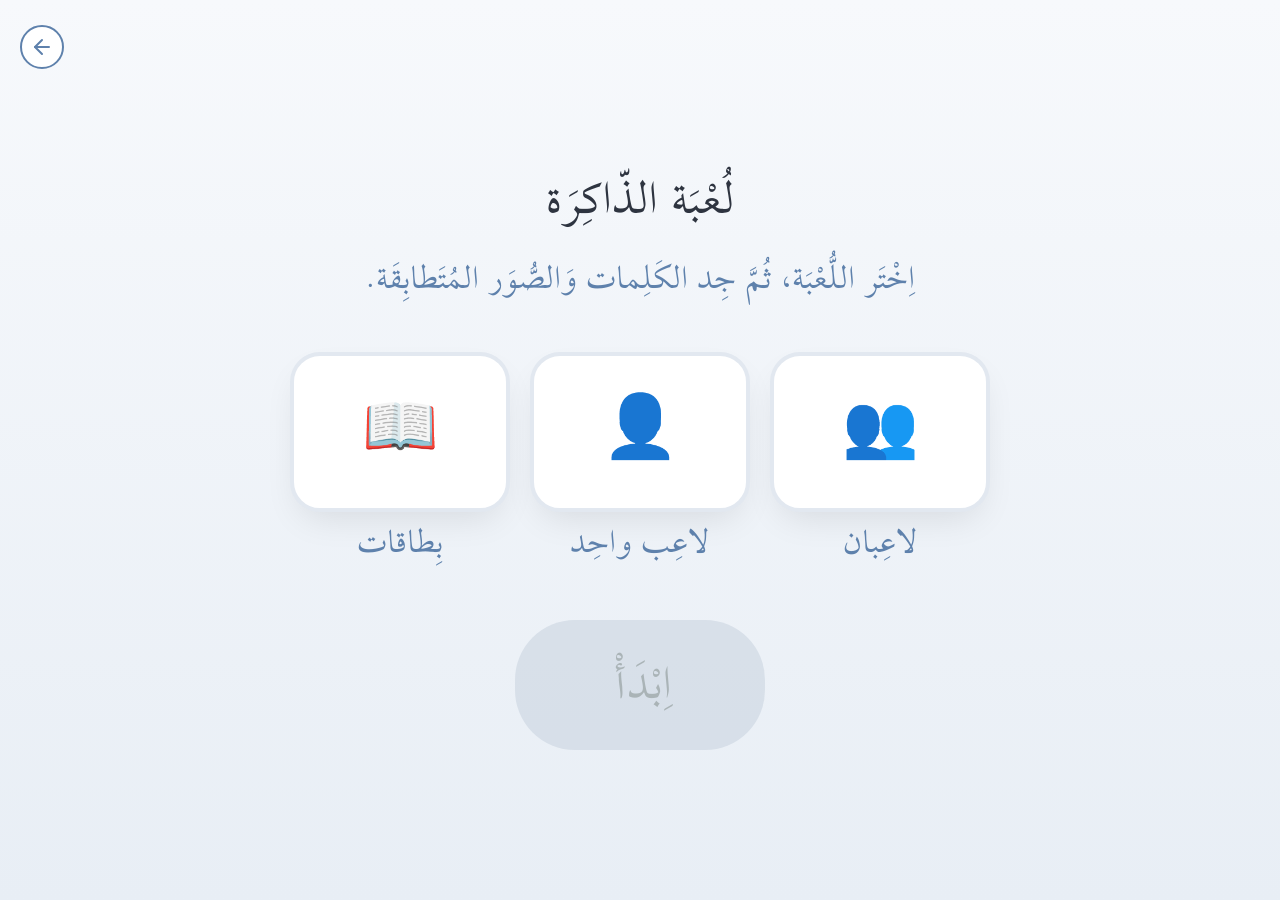
<file: hafizakarti.html>
<!DOCTYPE html>
<html lang="tr">
<head>
<meta charset="utf-8"/>
<meta content="width=device-width, initial-scale=1.0, user-scalable=no" name="viewport"/>
<title> لُعْبَة الذّاكِرَة</title>

<link href="https://fonts.googleapis.com" rel="preconnect"/>
<link crossorigin="" href="https://fonts.gstatic.com" rel="preconnect"/>
<link href="https://fonts.googleapis.com/css2?family=Harmattan:wght@400;700&display=swap" rel="stylesheet"/>
<link href="https://fonts.googleapis.com/css2?family=Marhey:wght@400;700&display=swap" rel="stylesheet"/>


<style>
    h1, h2, h3, h4, h5, h6, strong, b { font-weight: normal !important; }

  html { font-size: clamp(12px, 1.2vw, 16px); }
  :root{
    --bg-start:#f7f9fc; --bg-end:#e8eef5; --primary-color:#5E81AC; --accent-color:#f7b733;
    --surface-color:#FFFFFF; --text-color:#2e3440; --text-light-color:#FFFFFF;
    --player1-color:#64a7fa; --player2-color:#f77d7d; --correct-color:#2ddc73; --incorrect-color:#f24c4c;
    --shadow-light: rgba(46,52,64,.07); --shadow-medium: rgba(46,52,64,.12);
    --border-radius-sm:8px; --border-radius-md:12px; --border-radius-lg:16px;
    --button-bg:var(--surface-color); --button-shadow:0 3px #d8dee9; --button-hover-bg:#eceff4;
    --button-selected-bg:var(--primary-color); --button-selected-color:var(--text-light-color);
    --button-selected-shadow:0 0 0 3px var(--accent-color);
  }

@font-face {
    font-family: 'Arakom';
    src: url('arakom.ttf') format('truetype');
}

body, button, div, span {
    font-family: 'Arakom', sans-serif !important;
} 

  *{ box-sizing:border-box; -webkit-tap-highlight-color:transparent; }
  html,body{ width:100%; height:100dvh; margin:0; padding:0; overflow:hidden; }
  body{ font-family:'Arakom',sans-serif; background:linear-gradient(180deg,var(--bg-start),var(--bg-end)); color:var(--text-color); text-align:center; }
  button,input,select{ font-family:inherit; }

  #game-wrapper{ width:100%; height:100%; position:relative; }

  .screen{ display:none; width:100%; height:100%; position:absolute; inset:0; padding:20px;
           display:none; flex-direction:column; justify-content:center; align-items:center;
           transition:opacity .5s; overflow-y:auto; }
  .screen.active{ display:flex; }

  /* Back (global) */
  .header-navigation{ position:absolute; top:25px; left:10px; z-index:200; }
  .back-btn{ background:none; border:none; cursor:pointer; padding:5px; }
  .back-btn svg{ width:35px; height:35px; fill:var(--text-color); transition:.2s; opacity:.85;
                 filter: drop-shadow(0 1px 2px var(--shadow-light)); }
  .back-btn:hover svg{ opacity:1; transform:scale(1.1); }

  /* Start */
  #start-screen{ gap:10px; }
  .start-title{ font-size:clamp(2.5rem,5vw,3.5rem); margin:10px 0; }
  .start-options{ display:flex; flex-direction:column; gap:15px; width:80%; max-width:700px; }
  .option-group{ display:flex; flex-direction:column; gap:10px; }
  .option-group label{ font-size:1.4rem; font-weight:500; color:var(--primary-color); text-align:left; }
  .player-buttons{ display:grid; grid-template-columns:1fr 1fr; gap:10px; }

  .player-button, #lesson-select, #start-game-btn{
    background:var(--button-bg); border:none; border-radius:var(--border-radius-md);
    padding:12px 15px; font-size:1.1rem; font-weight:400; color:var(--text-color);
    cursor:pointer; transition:.2s ease; box-shadow:var(--button-shadow); text-align:center;
  }
  .player-button:hover, #lesson-select:hover{ background:var(--button-hover-bg); transform:translateY(-1px); box-shadow:0 4px #cdd3db; }
  #start-game-btn:not(:disabled):hover{ background:var(--correct-color); color:#fff; transform:translateY(-1px); box-shadow:0 4px #cdd3db; }
  .player-button:active, #start-game-btn:not(:disabled):active{ transform:translateY(1px); box-shadow:0 2px #d8dee9; }
  .player-button.selected{ background:var(--button-selected-bg); color:var(--button-selected-color); font-weight:400; box-shadow:var(--button-selected-shadow); }
  #lesson-select{ width:100%; appearance:none; -webkit-appearance:none;
    background-image:url("data:image/svg+xml,%3Csvg xmlns='http://www.w3.org/2000/svg' viewBox='0 0 24 24' fill='%235E81AC'%3E%3Cpath d='M7.41,8.58L12,13.17L16.59,8.58L18,10L12,16L6,10L7.41,8.58Z'/%3E%3C/svg%3E");
    background-repeat:no-repeat; background-position:right 10px center; background-size:24px; padding-right:40px; text-align-last:center; }
  #start-game-btn{ margin:10px auto 0 auto; font-size:1rem; padding: 10px 25px; width:auto; max-width: 250px; font-weight:500; }
  #start-game-btn:disabled{ background:#bdc3c7; color:#7f8c8d; opacity:.7; box-shadow:none; cursor:not-allowed; }
  #start-game-btn:not(:disabled){ background:var(--correct-color); color:#fff; }

  /* Game */
  #game-screen{ flex-direction:row; justify-content:space-between; align-items:stretch; gap:15px; padding:15px; overflow:hidden; }
  #game-screen.single-player-mode .score-display { display:none !important; }
  .score-display{
    flex:0 0 clamp(100px, 15%, 150px); max-width:150px; height:100%;
    display:flex; flex-direction:column; justify-content:center; align-items:center; gap:clamp(10px,3vh,20px);
    font-size:clamp(2.2rem,5vw,3.6rem); font-weight:500; color:#fff; border-radius:var(--border-radius-lg);
  }
  #player1-display{ background:linear-gradient(180deg,var(--player1-color),#4e8dff); }
  #player2-display{ background:linear-gradient(180deg,var(--player2-color),#f55a5a); }
  .score-display svg{ width:clamp(40px,10vw,80px); height:clamp(40px,10vw,80px); fill:rgba(255,255,255,.9); filter:drop-shadow(0 2px 4px rgba(0,0,0,.2)); }
  .score-display.active{ transform:scale(1.05); }

  #game-board{ flex-grow:1; width:auto; margin:0; padding:0; display:grid; gap:clamp(6px,1vw,12px);
               perspective:1200px; grid-template-columns:repeat(5,1fr); grid-template-rows:repeat(4,1fr); height:100%; }
  .card{ background:transparent; cursor:pointer; container-type:inline-size; }
  .card-inner{ position:relative; width:100%; height:100%; transition:transform .6s cubic-bezier(0.34, 1.56, 0.64, 1); transform-style:preserve-3d; }
  .card.flipped .card-inner{ transform:rotateY(180deg); }
  .card-face{ position:absolute; inset:0; display:flex; justify-content:center; align-items:center;
              -webkit-backface-visibility:hidden; backface-visibility:hidden; border-radius:var(--border-radius-md);
              padding:clamp(4px,1cqw,8px); word-break:break-word; font-size:clamp(1.15rem,15cqw,2.6rem); text-align:center; line-height:1.1; }
  .card-front{ background:var(--surface-color); box-shadow:0 2px 8px var(--shadow-light); }
  .card-back{ color:#fff; transform:rotateY(180deg); background:var(--primary-color); }
  .card.p1-turn .card-back{ background:var(--player1-color); }
  .card.p2-turn .card-back{ background:var(--player2-color); }
  .card.p1-match .card-face.card-back{ background:var(--player1-color); }
  .card.p2-match .card-face.card-back{ background:var(--player2-color); }

  .game-over-overlay{ position:absolute; top:50%; left:50%; transform:translate(-50%,-50%); background:var(--surface-color);
                      padding:30px 50px; border-radius:var(--border-radius-lg); z-index:200; display:flex; flex-direction:column; gap:18px;
                      box-shadow:0 10px 40px rgba(0,0,0,.2); }
  .game-over-overlay h2{ margin:0; font-size:clamp(1.6rem,4vw,2.2rem); }
  .hidden{ display:none !important; }
  .win-buttons{ display:flex; gap:26px; margin-top:4px; }
  .win-buttons .icon-btn{ background:transparent; border:none; cursor:pointer; padding:5px; transition:.25s; }
  .win-buttons .icon-btn:hover{ transform:scale(1.08); }
  .win-buttons .icon-btn svg{ width:clamp(40px,8vw,56px); height:clamp(40px,8vw,56px); fill:var(--primary-color); }
  .win-buttons .icon-btn:hover svg{ fill:var(--accent-color); }

  @media (max-width:800px){
    #start-screen{ justify-content:flex-start; padding-top:32px; }
    .start-title{ margin-bottom:12px; }
    .start-options{ gap:18px; }
    #game-screen{ flex-direction:column; padding:10px; gap:10px; }
    .score-display{ flex-direction:row; height:40px; width:100%; max-width:none; font-size:1.4rem; padding:4px 10px; gap:8px; order:-1; }
    .score-display svg{ width:22px; height:22px; }
    #game-board{ grid-template-columns:repeat(4,1fr); grid-template-rows:repeat(5,1fr); gap:6px; width:100%; }
    .card-face{ font-size:clamp(1rem,12cqw,1.8rem); padding:4px; border-radius:var(--border-radius-sm); }
    .game-over-overlay{ padding:20px 30px; width:90%; }
    .win-buttons{ gap:22px; }
  }

  /* Font families */
  html,body{ font-family:'Arakom',sans-serif !important; }
  .card-back[dir="rtl"]{ font-family:'Arakom',sans-serif !important; }
  button,h1,h2,h3,.score-display,label,select{ font-family:'Arakom',sans-serif !important; }

  .score-display.active {
    transform: scale(1.1); /* Biraz daha büyüt */
    box-shadow: 0 0 25px 10px rgba(255, 255, 255, 0.6); /* Beyaz parlama efekti */
    border: 3px solid var(--accent-color); /* Altın rengi çerçeve */
    z-index: 10;
}

.score-display {
    flex: 0 0 clamp(70px, 10%, 110px);
    height: 85vh; /* Boyu biraz kısalttık (85vh idi) */
    margin-top: auto; /* Kutuları aşağıya iter */
    margin-bottom: 35px; /* Alttan biraz boşluk bırakır */
    
    display: flex;
    flex-direction: column;
    justify-content: center;
    align-items: center;
    gap: 20px;
    font-size: clamp(1.8rem, 4vw, 3rem);
    font-weight: 400;
    color: #fff;
    border-radius: 50px;
    transition: all 0.4s ease-in-out;
    opacity: 0.3;
    filter: grayscale(1);
    position: relative;
    border: 4px solid transparent;
}

/* Aktif panel: Artık devasa büyümek yerine içe doğru parlıyor */
.score-display.active {
    opacity: 1;
    filter: grayscale(0);
    transform: scale(1.03); /* Çok az büyüme, taşmayı önler */
    box-shadow: 0 0 15px 5px var(--accent-color), inset 0 0 15px rgba(255,255,255,0.5);
    border: 3px solid #fff;
}


/* Mobil için çubukları daha da kısaltalım */


.nav-back-btn {
    position: absolute;
    top: 25px;
    left: 20px; /* Sol üst köşeye sabitler */
    background: var(--surface-color);
    border: 2px solid var(--primary-color);
    color: var(--primary-color);
    padding: 8px;
    border-radius: 50%;
    cursor: pointer;
    display: flex;
    align-items: center;
    justify-content: center;
    transition: all 0.3s ease;
    z-index: 100;
    font-family: 'Arakom', sans-serif !important;
}

.nav-back-btn:hover {
    background: var(--primary-color);
    color: white;
    transform: scale(1.1);
}

/* Eğer butonun sağda olmasını isterseniz left:20px yerine right:20px yapabilirsiniz */



.player-button[data-players="3"].selected {
    border-color: var(--accent-color);
    background: var(--accent-color);
    color: white !important;
}

/* Üzerine gelince büyüme efekti */
.player-button:hover {
    transform: translateY(-8px);
    box-shadow: 0 25px 35px -10px rgba(0, 0, 0, 0.2);
}

/* SEÇİLDİĞİNDE: saat.html'deki gibi renkli hale gelmesi */
/* 1 Kişilik seçilince mavi */
.player-button[data-players="1"].selected {
    border-color: var(--player1-color);
    background: var(--player1-color);
    color: white !important;
}

/* 2 Kişilik seçilince pembe/kırmızı */
.player-button[data-players="2"].selected {
    border-color: var(--player2-color);
    background: var(--player2-color);
    color: white !important;
}

.option-group label {
    display: block;
    font-size: 2.5rem; /* Yazı boyutu büyütüldü (2rem idi) */
    margin-bottom: 5px;
    color: var(--primary-color);
    text-align: right; /* Yazı sağa yaslandı */
    width: 100%;
    padding-right: 20px; /* Kenardan çok az boşluk bırakmak için */
    font-family: 'Arakom', sans-serif !important;
}

#start-game-btn {
    margin-top: 40px;
    padding: 25px 100px; /* Genişlik ve yükseklik artırıldı */
    font-size: 3.5rem;    /* Yazı boyutu büyütüldü */
    font-weight: normal;
    background: var(--primary-color);
    color: white;
    border: none;
    border-radius: 60px; /* Tam oval görünüm */
    cursor: pointer;
    transition: all 0.3s cubic-bezier(0.175, 0.885, 0.32, 1.275);
    box-shadow: 0 15px 30px rgba(94, 129, 172, 0.4); /* Derinlik gölgesi */
    font-family: 'Arakom', sans-serif !important;
}

/* Üzerine gelince büyüme ve parlama efekti */
#start-game-btn:not(:disabled):hover {
    transform: scale(1.1) translateY(-5px);
    background: #4c6a8d; /* Biraz daha koyu bir ton */
    box-shadow: 0 20px 40px rgba(94, 129, 172, 0.6);
}

/* Tıklandığında basılma hissi */
#start-game-btn:not(:disabled):active {
    transform: scale(0.95);
}

/* Mod seçilmediğinde butonun görünümü */
#start-game-btn:disabled {
    background: #cbd5e1;
    cursor: not-allowed;
    opacity: 0.6;
    box-shadow: none;
    transform: scale(1);
}

/* Başlığı ve Geri Tuşunu Hizalayan Üst Bar */
.game-header {
    display: flex;
    align-items: center;
    justify-content: center;
    width: 100%;
    position: relative;
    margin-bottom: 35px; /* Kartlarla arasındaki mesafe */
    padding: 5px 0;
}

/* Geri butonu artık satır içi (inline) olacak */
.header-navigation-inline {
    position: absolute;
    left: 0;
    top: 50%;
    transform: translateY(-50%);
}

.game-instruction-title {
    position: fixed !important;
    top: 50vh !important;
    left: 50vw !important;
    transform: translate(-50%, -50%) !important;
    z-index: 9999 !important;
    width: 90%;
    max-width: 800px;
    font-size: clamp(2.5rem, 6vw, 4.5rem) !important;
    color: var(--primary-color);
    background: rgba(255, 255, 255, 0.95);
    padding: 20px 40px;
    border-radius: 20px;
    box-shadow: 0 10px 30px rgba(0,0,0,0.3);
    margin: 0;
    font-weight: 400; /* 800 yerine 400 yaparak bold özelliğini kaldırdık */
    text-align: center;
    line-height: 1.2;
    pointer-events: none;
    opacity: 1;
    transition: opacity 0.5s ease-out, transform 0.5s ease-out;
}
.game-instruction-title.hide {
    opacity: 0 !important;
    transform: translate(-50%, -60%) !important;
}

@media (max-width:800px) {
    .game-header { margin-bottom: 5px; }
}

/* Tek kişilik modda Player 1 panelini her zaman aktif ve renkli yap */
#game-screen.single-player-mode #player1-display {
    opacity: 1 !important;
    filter: grayscale(0) !important;
    transform: scale(1.03);
    box-shadow: 0 0 15px 5px var(--accent-color), inset 0 0 15px rgba(255,255,255,0.5);
    border: 3px solid #fff;
}

/* Tek kişilik modda skorun daha belirgin olması için (isteğe bağlı) */
#game-screen.single-player-mode #score1 {
    text-shadow: 0 2px 4px rgba(0,0,0,0.3);
}

/* Görselin kartın içinde kesilmeden tam görünmesini sağlar */
.card-back img {
    max-width: 100%;
    max-height: 100dvh;
    width: auto;
    height: auto;
    object-fit: contain; /* Görselin oranını bozmadan çerçeveye sığdırır */
    display: block;
    border-radius: var(--border-radius-md);
}

/* Kartın arka yüzündeki hizalamayı temizleyelim */
.card-back {
    display: flex !important;
    justify-content: center !important;
    align-items: center !important;
    padding: 2px !important; /* Kenarlardan çok az pay bırakmak kesilmeyi önler */
}

/* Ana Kapsayıcı */


.player-buttons {
    display: grid !important;
    grid-template-columns: 1fr 1fr 1fr !important; /* 3 eşit geniş sütun */
    gap: 20px; /* Kutular arası yatay boşluk */
    width: 100%;
    margin: 0 auto;
}

/* Mod Konteyner */
.mode-container {
    display: flex;
    flex-direction: column;
    align-items: center;
    gap: 10px;
    width: 100%;
}

/* 3. Oyuncu Seçim Butonları: Boyutları Büyüttük */
.player-button {
    width: 100% !important; 
    height: 160px !important; /* Yüksekliği 100'den 160'a çıkararak devasa kutular yaptık */
    background: white;
    border: 4px solid #e2e8f0 !important; /* Çerçeveyi kalınlaştırdık */
    border-radius: 30px !important; /* Köşeleri daha yumuşak ve büyük yaptık */
    
    font-size: 4rem !important; /* Emojileri de kutuya uyumlu şekilde büyüttük */
    
    cursor: pointer;
    transition: all 0.4s cubic-bezier(0.175, 0.885, 0.32, 1.275); /* Daha akıcı bir zıplama efekti */
    display: flex;
    align-items: center;
    justify-content: center;
    box-shadow: 0 15px 35px -10px rgba(0, 0, 0, 0.10); /* Gölgeyi derinleştirdik */
    
    overflow: hidden;
    padding: 0 !important;
}

/* Arapça Yazılar */
.mode-label {
    font-size: 2.5rem !important;
    color: var(--primary-color);
    font-family: 'Arakom', sans-serif !important;
    font-weight: 400;
    white-space: nowrap;
    line-height: 1.1;
    text-align: center;
}

/* Seçili Butonlar */
.player-button.selected {
    transform: translateY(-5px);
}

/* Mobil için */
@media (max-width: 800px) {
    .player-buttons {
        gap: 15px;
        grid-template-columns: 1fr 1fr 1fr !important;
    }
    .mode-label {
        font-size: 1.4rem !important;
    }
    .player-button {
        height: 75px !important;
        font-size: 2.2rem !important;
    }
}

        /* --- CİHAZ DÖNDÜRME UYARISI VE MOBİL YATAY KLAVYE DESTEĞİ --- */
        #rotate-message {
            display: none; 
            position: fixed;
            top: 0; left: 0; width: 100%; height: 100dvh;
            background-color: #2c3e50; 
            z-index: 99999; 
            flex-direction: column;
            align-items: center; justify-content: center;
            color: white; text-align: center;
        }
        .phone-animation {
            width: 60px; height: 100px;
            border: 4px solid white; border-radius: 10px;
            animation: rotate-phone 2s infinite ease-in-out;
            margin-bottom: 35px; position: relative;
        }
        .phone-animation::before {
            content: ''; position: absolute;
            top: 25px; left: 50%; transform: translateX(-50%);
            width: 20%; height: 4px; background: white; border-radius: 2px;
        }
        @keyframes rotate-phone {
            0% { transform: rotate(0deg); opacity: 1; }
            25% { transform: rotate(90deg); opacity: 1; }
            70% { transform: rotate(90deg); opacity: 1; }
            100% { transform: rotate(90deg); opacity: 0; }
        }
        .rotate-text { font-size: 2.5rem; font-family: 'Arakom', Tahoma, sans-serif; }

        @media only screen and (max-width: 900px) and (orientation: portrait) {
            #rotate-message { display: none !important; }
            #game-screen { flex-direction: column !important; padding: 5px !important; gap: 5px !important; }
            .score-display { 
                flex-direction: row !important; 
                width: 100% !important; 
                max-width: none !important;
                height: 40px !important; 
                padding: 2px 10px !important; 
                gap: 10px !important; 
                font-size: 1.5rem !important; 
                margin: 0 !important;
            }
            .score-display svg { width: 22px !important; height: 22px !important; }
            #game-container-inner { flex-grow: 1 !important; justify-content: center !important; }
            #game-board { gap: 8px !important; }
        }

        @media screen and (max-height: 500px) {
            body { overflow: hidden !important; } /* Esnek grid olduğu için taşmaz */
            #rotate-message { display: none !important; }
            #game-screen { padding: 5px !important; gap: 5px !important; }
            .score-display { 
                width: 45px !important;
                height: auto !important;
                padding: 3px !important;
                font-size: 1.2rem !important;
                gap: 5px !important;
            }
            .score-display svg { width: 20px !important; height: 20px !important; }
            #game-board { gap: 6px !important; }
        }

  /* Mobilde Dikey Mod (Portrait) Ergonomisi */
@media (max-width:800px) and (orientation: portrait) {
    #game-screen {
        flex-direction: column !important;
        gap: 10px;
    }
    .score-display {
        flex: 0 0 auto !important;
        width: 100% !important;
        height: clamp(50px, 8vh, 70px) !important;
        max-width: none !important;
        flex-direction: row !important;
        justify-content: center !important;
        gap: 15px !important;
        margin: 5px 0 !important;
        padding: 5px !important;
    }
    .score-display svg {
        width: clamp(25px, 5vh, 40px) !important;
        height: clamp(25px, 5vh, 40px) !important;
    }
}

/* Mobilde Yatay Mod (Landscape) Ekrana Sığdırma */
@media (max-height:600px) and (orientation: landscape) {
    #game-screen {
        gap: 5px !important;
        padding: 5px !important;
    }
    .score-display {
        flex: 0 0 clamp(50px, 10vw, 80px) !important;
        max-width: 80px !important;
        gap: 5px !important;
        font-size: clamp(1.2rem, 4vh, 1.8rem) !important;
    }
    .score-display svg {
        width: clamp(20px, 6vh, 35px) !important;
        height: clamp(20px, 6vh, 35px) !important;
    }
    #game-board {
        gap: clamp(3px, 1vh, 6px) !important;
    }
    .card-face {
        padding: 2px !important;
        font-size: clamp(0.9rem, 10vh, 1.5rem) !important;
    }
}
  </style>

    

    
</head>
<body>

    <!-- CİHAZ DÖNDÜRME UYARISI (TÜM OYUNLAR ORTAK) -->
    <div id="rotate-message" style="display: none;">
        <div class="phone-animation"></div>
        <div class="rotate-text">يُرْجى تَدْوير الجِهاز</div> 
    </div>

<div id="game-wrapper">
    <div class="screen active" id="start-screen">
        <button class="nav-back-btn" onclick="location.href='index.html'">
            <svg width="24" height="24" viewBox="0 0 24 24" fill="none" stroke="currentColor" stroke-width="2" stroke-linecap="round" stroke-linejoin="round">
                <line x1="19" y1="12" x2="5" y2="12"></line>
                <polyline points="12 19 5 12 12 5"></polyline>
            </svg>
        </button>

        <h1 class="start-title">لُعْبَة الذّاكِرَة</h1>

        <p style="font-size: 2.5rem; color: var(--primary-color); margin-top: -10px; margin-bottom: 35px; font-family: 'Arakom', sans-serif !important;">
            .اِخْتَر اللُّعْبَة، ثُمَّ جِد الكَلِمات وَالصُّوَر المُتَطابِقَة
        </p>

        <div class="start-options">
            <div class="option-group">
                <div class="player-buttons" id="player-select">
                    <div class="mode-container">
                        <button class="player-button" data-players="3">📖</button>
                        <span class="mode-label">بِطاقات</span>
                    </div>
                    <div class="mode-container">
                        <button class="player-button" data-players="1">👤</button>
                        <span class="mode-label">لاعِب واحِد</span>
                    </div>
                    <div class="mode-container">
                        <button class="player-button" data-players="2">👥</button>
                        <span class="mode-label">لاعِبان</span>
                    </div>
                </div>
            </div> <button id="start-game-btn" disabled>اِبْدَأْ</button>
        </div>
    </div>

    <div class="screen" id="game-screen"></div>
</div>
<script>
/* =========================
    GÜNCELLENMİŞ VERİ MODÜLÜ (PDF TABANLI)
========================= */
const Data = {
  pdfUnit: {
    title: "١. الوَحْدَة", 
    words: {
      unit1: {
        title: { tr: "1. Ünite" },
        description: { tr: "Günlük Hayat" },
        lessons: {
          lesson1: {
            description: { tr: "Günlük Eylemler" },
            words: [
              { id: 1, arabic: 'تَنامُ', turkish: '1.jpeg' },
  { id: 2, arabic: 'أَدْرُسُ دُروسي', turkish: '2.jpeg' },
  { id: 3, arabic: 'تَذْهَبُ إِلى المَدْرَسَة', turkish: '3.jpeg' },
  { id: 4, arabic: 'أَسْتَيْقِظُ ', turkish: '4.jpeg' },
  { id: 5, arabic: 'أَغْسِلُ يَدَيّ ', turkish: '5.jpeg' },
  { id: 6, arabic: 'يَتَناوَلُ الفَطور ', turkish: '6.jpeg' },
  { id: 7, arabic: 'أُساعِدُ أُمّي', turkish: '7.jpeg' },
  { id: 8, arabic: 'أَلْبَسُ مَلابِسي', turkish: '8.jpeg' }
            ]
          }
        }
      }
    }
  }
};

const Utils = { shuffleArray: (arr)=>[...arr].sort(()=>Math.random()-.5) };

/* =========================
   APP (SES VE MOD YÖNETİMİ)
========================= */
const App = {
  state: {
    selectedPlayers: null,
    isAudioInitialized: false,
    audioCtx: null,
    baseHistory: null
  },
  dom: {},

  init() {
    this.dom.screens = document.querySelectorAll('.screen');
    this.dom.startScreen = document.getElementById('start-screen');
    this.dom.gameScreen = document.getElementById('game-screen');
    this.dom.playerSelect = document.getElementById('player-select');
    this.dom.startGameBtn = document.getElementById('start-game-btn');

    this.initStartScreenListeners();

    // Ses motorunu kullanıcı ilk dokunduğunda aktif et
    const initAudio = () => {
      if (this.state.isAudioInitialized) return;
      this.initAudio();
      document.removeEventListener('click', initAudio);
      document.removeEventListener('touchstart', initAudio);
    };
    document.addEventListener('click', initAudio);
    document.addEventListener('touchstart', initAudio);

    this.state.baseHistory = history.length;
    if(!history.state || typeof history.state.depth!=='number'){
      history.replaceState({screenId:'start-screen', depth:0}, '', '#start-screen');
    }
    window.addEventListener('popstate', (ev)=>{
      const sid = ev.state?.screenId || 'start-screen';
      this.showScreen(sid, {push:false});
    });

    this.showScreen('start-screen');
    MemoryGame.init();
  },

initStartScreenListeners() {
    this.dom.playerSelect.addEventListener('click', e => {
      const btn = e.target.closest('.player-button');
      if (!btn) return;
      this.playSound('menuClick');
      this.state.selectedPlayers = parseInt(btn.dataset.players, 10);
      this.updateSelection(this.dom.playerSelect, btn);
      this.checkStartButtonState(); 
    });

    this.dom.startGameBtn.onclick = () => {
      this.playSound('menuClick');
      const mode = this.state.selectedPlayers;
      const words = Data.pdfUnit.words.unit1.lessons.lesson1.words;

      if (mode === 3) {
        // --- KARTLAR (BİTAGAT) MODU ---
        WordCardGame.start(words);
        this.playInstruction('yonergekart.mp3'); 
      } else {
        // --- HAFIZA KARTLARI MODU (1 veya 2 Kişilik) ---
        MemoryGame.start(words, mode);
        // Hafıza kartları seçildiğinde bu ses çalacak:
        setTimeout(() => {
          this.playInstruction('yonergehafiza.mp3');
        }, 300);
      }
      this.showScreen('game-screen');
    }; // onclick bitişi
  }, // initStartScreenListeners bitişi

  checkStartButtonState() {
    this.dom.startGameBtn.disabled = !this.state.selectedPlayers;
  },


  showScreen(screenId, opts={push:true}) {
    this.dom.screens.forEach(s => s.classList.remove('active'));
    const t = document.getElementById(screenId);
    if(t) t.classList.add('active');

    if(opts.push) {
      const depth = ((history.state && history.state.depth) || 0) + 1;
      try { history.pushState({screenId, depth}, '', '#'+screenId); } catch(e) {}
    }
  },

  updateSelection(container, selectedButton) {
    container?.querySelectorAll('.selected').forEach(el => el.classList.remove('selected'));
    selectedButton?.classList.add('selected');
  },

  initAudio() {
    try {
      if(!this.state.audioCtx) this.state.audioCtx = new (window.AudioContext||window.webkitAudioContext)();
      if(this.state.audioCtx.state === 'suspended') {
        this.state.audioCtx.resume().then(() => { this.state.isAudioInitialized = true; });
      } else {
        this.state.isAudioInitialized = true;
      }
    } catch(e) { this.state.isAudioInitialized = false; }
  },

  // Klasördeki gerçek .mp3 dosyalarını çalmak için fonksiyon
  playInstruction(fileName) {
    if (this.state.audioCtx && this.state.audioCtx.state === 'suspended') {
      this.state.audioCtx.resume();
    }
    const audio = new Audio(fileName); // Dosya aynı klasördeyse direkt adı yeterlidir
    audio.play().catch(e => console.error("Yönerge sesi başlatılamadı:", e));
  },

  playSound(key) {
    // AudioContext uykudaysa uyandır (Tarayıcı kısıtlaması için)
    if (this.state.audioCtx && this.state.audioCtx.state === 'suspended') {
      this.state.audioCtx.resume();
    }

    if(!this.state.audioCtx) return;
    
    const sounds = {
      flip:{f:200,t:'triangle',d:.1}, 
      match:{f:440,t:'sine',d:.2}, 
      menuClick:{f:600,t:'square',d:.08}
    };
    
    const s = sounds[key]; if(!s) return;
    const g = this.state.audioCtx.createGain(); g.connect(this.state.audioCtx.destination);
    g.gain.setValueAtTime(0, this.state.audioCtx.currentTime);
    g.gain.linearRampToValueAtTime(0.1, this.state.audioCtx.currentTime + 0.01);
    g.gain.linearRampToValueAtTime(0, this.state.audioCtx.currentTime + s.d);
    const o = this.state.audioCtx.createOscillator(); o.type=s.t; o.frequency.value=s.f; o.connect(g);
    o.start(0); o.stop(this.state.audioCtx.currentTime + s.d);
  }
};

/* =========================
   MEMORY GAME
========================= */
const MemoryGame = {
  state:{ playerMode:1, f:[], l:false, c:1, s1:0, s2:0, w:[], p:0, flipTimeout:null },
  dom:{},
  init(){},
start(words, playerMode=1){
    this.state = { playerMode, f:[], l:false, c:1, s1:0, s2:0, w:[], p:0, flipTimeout:null };

    const gameScreen = document.getElementById('game-screen');
    gameScreen.innerHTML = `
      <div class="header-navigation">
        <button class="back-btn" title="Geri" aria-label="Geri">
          <svg viewBox="0 0 24 24"><path d="M20 11H7.83l5.59-5.59L12 4l-8 8 8 8 1.41-1.41L7.83 13H20v-2z"></path></svg>
        </button>
      </div>

      <div class="score-display" id="player1-display">
        <svg viewBox="0 0 24 24"><path d="M12,4A4,4 0 0,1 16,8A4,4 0 0,1 12,12A4,4 0 0,1 8,8A4,4 0 0,1 12,4M12,14C16.42,14 20,15.79 20,18V20H4V18C4,15.79 7.58,14 12,14Z"></path></svg>
        <span id="score1">0</span>
      </div>

<div id="game-container-inner" style="display: flex; flex-direction: column; flex-grow: 1; align-items: center;">
         <h2 class="game-instruction-title">طابِق البِطاقات</h2>
         <div id="game-board" style="width: 100%; flex-grow: 1;"></div>
      </div>
      </div>

      <div class="score-display" id="player2-display">
        <svg viewBox="0 0 24 24"><path d="M12,4A4,4 0 0,1 16,8A4,4 0 0,1 12,12A4,4 0 0,1 8,8A4,4 0 0,1 12,4M12,14C16.42,14 20,15.79 20,18V20H4V18C4,15.79 7.58,14 12,14Z"></path></svg>
        <span id="score2">0</span>
      </div>

      <div class="game-over-overlay hidden" id="memory-game-over">
        <div id="winner-icon-container"></div>
        <h2 id="memory-win-text"></h2>
        <div class="win-buttons">
          <button class="icon-btn" id="play-again-memory-btn" title="Tekrar Oyna">
            <svg viewBox="0 0 24 24"><path d="M17.65,6.35C16.2,4.9 14.21,4 12,4A8,8 0 0,0 4,12A8,8 0 0,0 12,20C15.73,20 18.84,17.45 19.73,14H17.65C16.83,16.33 14.61,18 12,18A6,6 0 0,1 6,12A6,6 0 0,1 12,6C13.66,6 15.14,6.69 16.22,7.78L13,11H20V4L17.65,6.35Z"></path></svg>
          </button>
          <button class="icon-btn" id="back-to-start-memory-btn" title="Ana Menü">
            <svg viewBox="0 0 24 24"><path d="M10,20V14H14V20H19V12H22L12,3L2,12H5V20H10Z"></path></svg>
          </button>
        </div>
      </div>
    `;
    // DOM refs
    this.dom.board = document.getElementById('game-board');
    this.dom.p1Display = document.getElementById('player1-display');
    this.dom.p2Display = document.getElementById('player2-display');
    this.dom.score1 = document.getElementById('score1');
    this.dom.score2 = document.getElementById('score2');
    this.dom.gameOver = document.getElementById('memory-game-over');
    this.dom.winText = document.getElementById('memory-win-text');
    this.dom.winnerIcon = document.getElementById('winner-icon-container');

    // Geri butonlarını history.back ile yöneteceğiz (aşağıda global delegation var)

    // Player mode class
    gameScreen.classList.toggle('single-player-mode', this.state.playerMode===1);

    const wordPairsNeeded = Math.min(10, Math.floor(words.length));
    if(wordPairsNeeded < 2){ alert('Bu ders için yeterli kelime çifti yok.'); App.showScreen('start-screen'); return; }

    this.state.w = Utils.shuffleArray(words).slice(0, wordPairsNeeded);
    const pairs = this.state.w.flatMap(w=>[
      {content:w.arabic, id:w.id, lang:'ar'},
      {content:w.turkish, id:w.id, lang:'tr'}
    ]);
    this.populateBoard(Utils.shuffleArray(pairs));

    const board = document.getElementById('game-board');
    if(board) board.style.pointerEvents = 'none';

    setTimeout(() => {
        const title = gameScreen.querySelector('.game-instruction-title');
        if (title) {
            title.classList.add('hide');
            setTimeout(() => title.style.display = 'none', 500);
        }
        
        const allCards = gameScreen.querySelectorAll('.card.flipped');
        allCards.forEach(c => {
            const delay = Math.random() * 800; // 0 ile 800ms asimetrik gecikme
            setTimeout(() => {
                try { App.playSound('flip'); } catch(e){}
                c.classList.remove('flipped');
            }, delay);
        });
        
        setTimeout(() => {
            if(board) board.style.pointerEvents = 'auto';
        }, 1000); // 800ms max delay + 200ms extra
    }, 3000);

    this.updateActivePlayerUI();
    this.dom.score1.textContent='0';
    this.dom.score2.textContent='0';
    this.dom.gameOver.classList.add('hidden');

 // Tekrar oyna butonunu düzeltiyoruz
    document.getElementById('play-again-memory-btn').onclick = ()=>{
      App.playSound('menuClick');
      // Veriyi doğrudan mevcut Data objesinden çekiyoruz
      const currentWords = Data.pdfUnit.words.unit1.lessons.lesson1.words;
      this.start(currentWords, this.state.playerMode);
    }; 

    // “Ana Menü” yerine bir önceki adıma dön (istenirse)
    document.getElementById('back-to-start-memory-btn').onclick = ()=>{
      App.playSound('menuClick');
      history.back();
    };
  },

populateBoard(cards){
    const n = cards.length;
    this.dom.board.innerHTML = '';

    // Smart Grid Algorithm (Perfect Symmetry)
    const updateGrid = () => {
        const isLandscape = window.innerWidth > window.innerHeight;
        let cols = 4, rows = 4;
        if (n === 16) { cols = 4; rows = 4; }
        else if (n === 20) { cols = isLandscape ? 5 : 4; rows = isLandscape ? 4 : 5; }
        else if (n === 12) { cols = isLandscape ? 4 : 3; rows = isLandscape ? 3 : 4; }
        else if (n === 18) { cols = isLandscape ? 6 : 3; rows = isLandscape ? 3 : 6; }
        else if (n === 14) { cols = isLandscape ? 7 : 2; rows = isLandscape ? 2 : 7; }
        else if (n === 10) { cols = isLandscape ? 5 : 2; rows = isLandscape ? 2 : 5; }
        else if (n === 8) { cols = isLandscape ? 4 : 2; rows = isLandscape ? 2 : 4; }
        else {
            cols = Math.ceil(Math.sqrt(n));
            rows = Math.ceil(n / cols);
        }
        this.dom.board.style.gridTemplateColumns = `repeat(${cols}, 1fr)`;
        this.dom.board.style.gridTemplateRows = `repeat(${rows}, 1fr)`;
    };
    updateGrid();
    window.currentGridUpdater = updateGrid; // Ekran çevrilince (resize) otomatik güncelle


    cards.forEach(cd=>{
      const el = document.createElement('div');
      el.className = 'card flipped';
      el.dataset.id = cd.id;
      
      // Görsel ve metin ayrımı
      let contentHtml;
      if(cd.content.endsWith('.jpeg')) {
        // img etiketi kartı tam kaplayacak şekilde ayarlandı
       contentHtml = `<img src="${cd.content}">`;
      } else {
        // Sadece Arapça (ar) metinler için font-size eklendi
        const fontStyle = cd.lang==='ar' 
            ? "font-family:'Arakom',sans-serif; font-size: clamp(2.5rem, 20cqw, 4.5rem);" 
            : "";
        contentHtml = `<span style="${fontStyle}">${cd.content}</span>`;
      }

      el.innerHTML = `
        <div class="card-inner">
          <div class="card-face card-front"></div>
          <div class="card-face card-back" dir="${cd.lang==='tr'?'ltr':'rtl'}" style="padding:0; overflow:hidden; display:flex; align-items:center; justify-content:center;">
            ${contentHtml}
          </div>
        </div>
      `;
      el.onclick = ()=>this.flipCard(el);
      this.dom.board.appendChild(el);
    });
  },

  flipCard(card){
    if(this.state.l || card.classList.contains('flipped') || card.classList.contains('matched')) return;
    App.playSound('flip'); card.classList.add('flipped');

    // sıra göstergesi
    if(this.state.playerMode===2){ card.classList.add(this.state.c===1?'p1-turn':'p2-turn'); }
    else{ card.classList.add('p1-turn'); }

    this.state.f.push(card);
    if(this.state.f.length===2){
      this.state.l = true;
      const [c1,c2] = this.state.f;
      if(c1.dataset.id === c2.dataset.id){
        App.playSound('match');
        let matchClass = (this.state.playerMode===2 ? (this.state.c===1?'p1-match':'p2-match') : 'p1-match');
        if(this.state.playerMode===1){ this.dom.score1.textContent = ++this.state.s1; }
        else { if(this.state.c===1) this.dom.score1.textContent = ++this.state.s1; else this.dom.score2.textContent = ++this.state.s2; }
        this.state.f.forEach(c=>{ c.classList.remove('p1-turn','p2-turn'); c.classList.add('matched', matchClass); });
        this.state.p++; this.state.f=[]; this.state.l=false;

        if(this.state.p === this.state.w.length){
          setTimeout(()=>{ this.showEndUI(); }, 600);
        }
      }else{
        if(this.state.flipTimeout) clearTimeout(this.state.flipTimeout);
        this.state.flipTimeout = setTimeout(()=>{
          this.state.f.forEach(c=>c.classList.remove('flipped','p1-turn','p2-turn'));
          this.state.f=[]; this.state.l=false;
          if(this.state.playerMode===2){ this.state.c = (this.state.c===1?2:1); }
          this.updateActivePlayerUI();
        }, 1800);
      }
    }
  },

   updateActivePlayerUI() {
    if (this.state.playerMode !== 2) return; // Tek kişilikse çalışma
    
    const p1 = document.getElementById('player1-display');
    const p2 = document.getElementById('player2-display');
    if(!p1 || !p2) return;

    if (this.state.c === 1) {
      p1.classList.add('active');
      p2.classList.remove('active');
    } else {
      p1.classList.remove('active');
      p2.classList.add('active');
    }
  },


  showEndUI(){
    let txt = '';
    if (this.state.playerMode === 1) {
        txt = 'أَحْسَنْتَ! لَقَدْ أَتْمَمْتَ اللُّعْبَة!'; // Aferin, oyunu tamamladın!
    } else {
        const p1 = this.state.s1, p2 = this.state.s2;
        const isDraw = p1===p2;
        txt = isDraw ? 'التَّعادُل' : (p1>p2 ? 'فازَ المُتَسابِق الأَوَّل' : 'فازَ المُتَسابِق الثّاني');
    }
    this.dom.winText.textContent = txt;
    this.dom.gameOver.classList.remove('hidden');
  }
};

/* =========================
   GLOBAL BACK HANDLER (delegation)
========================= */
document.addEventListener('click', (ev)=>{
  const btn = ev.target.closest('.back-btn');
  if(!btn) return;
  ev.preventDefault();
  try{ App.playSound('menuClick'); }catch(e){}
  const depth = (history.state && history.state.depth) || 0;
  if(depth>0){ history.back(); }
  else{ App.fallbackToParent(); }
});

/* =========================
   BOOT & SMART RESIZE
========================= */
window.addEventListener('resize', () => {
    if (window.currentGridUpdater) window.currentGridUpdater();
});
document.addEventListener('DOMContentLoaded', ()=>App.init());
const WordCardGame = {
    start(words) {
        const gameScreen = document.getElementById('game-screen');
        gameScreen.classList.add('single-player-mode'); 
        
        gameScreen.innerHTML = `
            <div id="game-container-inner" style="display: flex; flex-direction: column; width: 100%; height: 100dvh; align-items: center; padding: 10px; box-sizing: border-box;">
                
                <div class="game-header" style="width: 100%; position: relative; margin-bottom: 0; height: 0; display: flex; align-items: center; justify-content: center;">
                    <div style="position: absolute; top: 25px; left: 10px; z-index: 200;">
                        <button class="back-btn" title="Geri">
                            <svg viewBox="0 0 24 24"><path d="M20 11H7.83l5.59-5.59L12 4l-8 8 8 8 1.41-1.41L7.83 13H20v-2z"></path></svg>
                        </button>
                    </div>
                    <h2 class="game-instruction-title">اُنْظُرْ إِلى الصّورَة، خَمِّن المَعْنى، ثُمَّ اضْغَطْ‫.‬</h2>
                </div>

                <div id="game-board" style="display: grid; width: 100%; height: 100dvh; gap: 12px; justify-content: center; align-content: center;"></div>
            </div>
        `;

        const board = document.getElementById('game-board');
        const shuffled = Utils.shuffleArray(words);
        const count = shuffled.length;

        // Smart Grid Algorithm (Perfect Symmetry)
        const updateGrid = () => {
            const isLandscape = window.innerWidth > window.innerHeight;
            let cols = 4, rows = 4;
            if (count === 16) { cols = 4; rows = 4; }
            else if (count === 20) { cols = isLandscape ? 5 : 4; rows = isLandscape ? 4 : 5; }
            else if (count === 12) { cols = isLandscape ? 4 : 3; rows = isLandscape ? 3 : 4; }
            else if (count === 18) { cols = isLandscape ? 6 : 3; rows = isLandscape ? 3 : 6; }
            else if (count === 14) { cols = isLandscape ? 7 : 2; rows = isLandscape ? 2 : 7; }
            else if (count === 10) { cols = isLandscape ? 5 : 2; rows = isLandscape ? 2 : 5; }
            else if (count === 8) { cols = isLandscape ? 4 : 2; rows = isLandscape ? 2 : 4; }
            else {
                cols = Math.ceil(Math.sqrt(count));
                rows = Math.ceil(count / cols);
            }
            board.style.gridTemplateColumns = `repeat(${cols}, 1fr)`;
            board.style.gridTemplateRows = `repeat(${rows}, 1fr)`;
        };
        updateGrid();
        window.currentGridUpdater = updateGrid; // Ekran çevrilince otomatik güncelle

        shuffled.forEach(w => {
            const card = document.createElement('div');
            card.className = 'card flipped';
            card.style.width = "100%";
            card.style.height = "100%";
            
            card.innerHTML = `
                <div class="card-inner">
                    <div class="card-face card-back" style="background: var(--primary-color); padding: 5px;">
                        <span style="font-family:'Arakom',sans-serif; font-size: clamp(2rem, 14cqw, 5rem); line-height: 1.1; word-break: break-word;">
                            ${w.arabic}
                        </span>
                    </div>
                    <div class="card-face card-front" style="padding:0; overflow:hidden; background: #fff;">
                        <img src="${w.turkish}" style="width:100%; height:100%; object-fit:contain; display:block;">
                    </div>
                </div>
            `;
            
            card.onclick = () => {
                App.playSound('flip');
                card.classList.toggle('flipped');
            };
            board.appendChild(card);
        });

        if(board) board.style.pointerEvents = 'none';

        setTimeout(() => {
            const title = gameScreen.querySelector('.game-instruction-title');
            if (title) {
                title.classList.add('hide');
                setTimeout(() => title.style.display = 'none', 500);
            }

            const allCards = gameScreen.querySelectorAll('.card.flipped');
            allCards.forEach(c => {
                const delay = Math.random() * 800; // 0 ile 800ms asimetrik gecikme
                setTimeout(() => {
                    try { App.playSound('flip'); } catch(e){}
                    c.classList.remove('flipped');
                }, delay);
            });
            
            setTimeout(() => {
                if(board) board.style.pointerEvents = 'auto';
            }, 1000);
        }, 3000);
    }
};
</script>
</body>
</html>
</file>
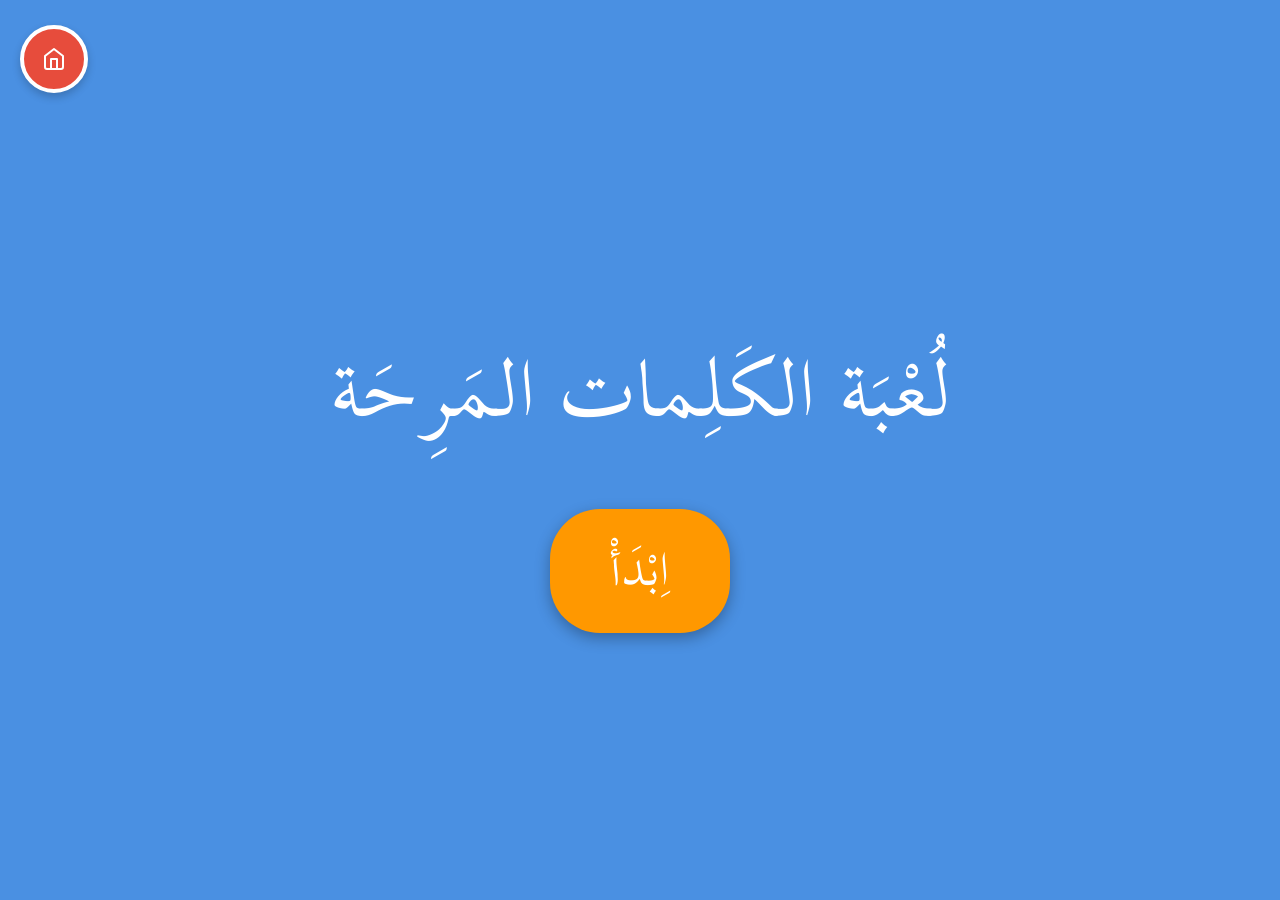
<file: kelime.html>
<!DOCTYPE html>
<html lang="ar" dir="rtl">
<head>
    <meta charset="UTF-8">
    <meta name="viewport" content="width=device-width, initial-scale=1.0">
    <title>لعبة الكلمات</title>
    <style>
    h1, h2, h3, h4, h5, h6, strong, b { font-weight: normal !important; }

        @font-face {
            font-family: 'AraKomFont';
            src: url('arakom.ttf') format('truetype');
        }

        :root {
            --primary: #4a90e2;
            --secondary: #ff9800;
            --bg: #fdfdfd;
        }

        body {
            margin: 0;
            overflow: hidden;
            font-family: 'AraKomFont', Tahoma, sans-serif;
            background: linear-gradient(135deg, #e0f2f1 0%, #b2dfdb 100%);
            user-select: none;
            text-align: center;
        }

        /* Ekranlar */
        .screen {
            position: fixed;
            top: 0;
            left: 0;
            width: 100%;
            height: 100dvh;
            display: flex;
            flex-direction: column;
            justify-content: center;
            align-items: center;
            color: white;
            z-index: 1000;
        }

        #start-screen { background: var(--primary); }
        #overlay { background: rgba(0, 0, 0, 0.9); display: none; }

        h1 { font-size: clamp(3rem, 8vw, 6rem); margin-bottom: 35px; }

        /* Butonlar */
.btn {
    padding: clamp(10px, 3vw, 20px) clamp(30px, 8vw, 60px);
    font-size: clamp(1.8rem, 5vw, 3.5rem);
    background: var(--secondary);
    color: white;
    border: none;
    border-radius: 50px;
    cursor: pointer;
    font-weight: normal;
    box-shadow: 0 5px 15px rgba(0,0,0,0.3);
    margin: 10px;
    font-family: 'AraKomFont', sans-serif;
}

        /* Yeni Ok İkonlu Geri Tuşu */
        .back-icon-btn {
            position: absolute;
            top: 25px;
            left: 20px; /* Diğer tarafa (sola) alındı */
            width: 60px;
            height: 60px;
            background: #e74c3c;
            color: white;
            border-radius: 50%;
            display: flex;
            justify-content: center;
            align-items: center;
            font-size: 2.5rem;
            cursor: pointer;
            border: 4px solid white;
            box-shadow: 0 4px 8px rgba(0,0,0,0.2);
            z-index: 1100;
            transition: transform 0.2s;
        }

        .back-icon-btn:hover {
            transform: scale(1.1);
            background: #c0392b;
        }

        /* Oyun Öğeleri */
  #instruction-text {
    position: fixed !important;
    top: 50vh !important;
    left: 50vw !important;
    transform: translate(-50%, -50%) !important;
    z-index: 9999 !important;
    width: 90%;
    max-width: 800px;
    font-size: clamp(2.5rem, 6vw, 4.5rem) !important;
    color: var(--primary);
    background: rgba(255, 255, 255, 0.95);
    padding: 20px 40px;
    border-radius: 20px;
    box-shadow: 0 10px 30px rgba(0,0,0,0.3);
    margin: 0;
    font-weight: 400;
    text-align: center;
    line-height: 1.2;
    pointer-events: none;
    opacity: 1;
    transition: opacity 0.5s ease-out, transform 0.5s ease-out;
}
#instruction-text.hide {
    opacity: 0 !important;
    transform: translate(-50%, -60%) !important;
}

        #progress-container {
            position: absolute;
            top: 30px;
            right: 100px; /* Geri tuşuyla çakışmaması için sağa çekildi */
            left: 100px;
            height: 15px;
            background: #eee;
            border-radius: 10px;
            z-index: 100;
        }

        #progress-bar {
            width: 0%;
            height: 100dvh;
            background: #4CAF50;
            border-radius: 10px;
            transition: width 0.3s;
        }

        #word-display {
            position: absolute;
            bottom: clamp(20px, 5vh, 40px);
            left: 50%;
            transform: translateX(-50%);
            background: white;
            padding: clamp(10px, 2vh, 15px) clamp(20px, 6vw, 60px);
            border-radius: clamp(20px, 4vw, 40px);
            font-size: clamp(2.5rem, 6vw, 4rem);
            font-weight: normal;
            color: #333;
            box-shadow: 0 10px 30px rgba(0,0,0,0.2);
            border: 5px solid var(--secondary);
            z-index: 100;
        }

        .emoji {
            position: absolute;
            font-size: clamp(4rem, 12vw, 7rem);
            cursor: pointer;
            z-index: 150;
        }
/* Kelime kutusu için burgu (sallanma) animasyonu */
@keyframes twist {
    0% { transform: translateX(-50%) rotate(0deg) scale(1); }
    25% { transform: translateX(-50%) rotate(3deg) scale(1.05); }
    50% { transform: translateX(-50%) rotate(0deg) scale(1); }
    75% { transform: translateX(-50%) rotate(-3deg) scale(1.05); }
    100% { transform: translateX(-50%) rotate(0deg) scale(1); }
}

#word-display {
    /* Mevcut özelliklere ek olarak şu satırı ekle veya değiştir: */
    animation: twist 2s ease-in-out infinite;
    transform-origin: center;
}
    
        /* --- CİHAZ DÖNDÜRME UYARISI VE MOBİL YATAY KLAVYE DESTEĞİ --- */
        #rotate-message {
            display: none; 
            position: fixed;
            top: 0; left: 0; width: 100%; height: 100dvh;
            background-color: #2c3e50; 
            z-index: 99999; 
            flex-direction: column;
            align-items: center; justify-content: center;
            color: white; text-align: center;
        }
        .phone-animation {
            width: 60px; height: 100px;
            border: 4px solid white; border-radius: 10px;
            animation: rotate-phone 2s infinite ease-in-out;
            margin-bottom: 35px; position: relative;
        }
        .phone-animation::before {
            content: ''; position: absolute;
            top: 25px; left: 50%; transform: translateX(-50%);
            width: 20%; height: 4px; background: white; border-radius: 2px;
        }
        @keyframes rotate-phone {
            0% { transform: rotate(0deg); opacity: 1; }
            25% { transform: rotate(90deg); opacity: 1; }
            70% { transform: rotate(90deg); opacity: 1; }
            100% { transform: rotate(90deg); opacity: 0; }
        }
        .rotate-text { font-size: 2.5rem; font-family: 'Arakom', Tahoma, sans-serif; }

        @media only screen and (max-width: 900px) and (orientation: portrait) {
            #rotate-message { display: none !important; }
        }

        /* YATAY ve DAR YÜKSEKLİKLİ EKRANLAR İÇİN DAHA KÜÇÜK TASARIM */
        @media screen and (max-height: 500px) {
            body {
                overflow-y: hidden !important; /* Ekrana tam sığsın */
                height: 100dvh !important;
                padding: 0;
            }
            h1 { font-size: 2.5rem; margin-bottom: 35px; }
            .btn { font-size: 1.5rem; padding: 10px 40px; margin: 5px; }
            
            #word-display { bottom: 35px; font-size: 2rem; padding: 5px 30px; border-width: 3px; border-radius: 20px; }
            .emoji { font-size: 3rem; }
            #progress-container { top: 25px; }
            .back-icon-btn { width: 45px; height: 45px; font-size: clamp(2.5rem, 6vw, 4rem); top: 25px; left: 10px; }
        }

    </style>

    

    
</head>
<body>

    <!-- CİHAZ DÖNDÜRME UYARISI (TÜM OYUNLAR ORTAK) -->
    <div id="rotate-message" style="display: none;">
        <div class="phone-animation"></div>
        <div class="rotate-text">يُرْجى تَدْوير الجِهاز</div> 
    </div>


    <div id="start-screen" class="screen">
        <div class="back-icon-btn" onclick="window.location.href='index.html'">
    <svg width="24" height="24" viewBox="0 0 24 24" fill="none" stroke="currentColor" stroke-width="2" stroke-linecap="round" stroke-linejoin="round">
        <path d="M3 9l9-7 9 7v11a2 2 0 0 1-2 2H5a2 2 0 0 1-2-2z"></path>
        <polyline points="9 22 9 12 15 12 15 22"></polyline>
    </svg>
</div>
        <h1>لُعْبَة الكَلِمات المَرِحَة</h1>
        <button class="btn" onclick="startGame()">اِبْدَأْ</button>
    </div>

    <div id="game-ui" style="display: none;">
        <div class="back-icon-btn" onclick="goBackToStart()">
    <svg width="24" height="24" viewBox="0 0 24 24" fill="none" stroke="currentColor" stroke-width="2" stroke-linecap="round" stroke-linejoin="round">
        <line x1="19" y1="12" x2="5" y2="12"></line>
        <polyline points="12 19 5 12 12 5"></polyline>
    </svg>
</div>
        <div id="instruction-text">اُنْقُرْ عَلى الصّورَة المُناسِبَة لِلْكَلِمَة!</div>
        <div id="progress-container">
            <div id="progress-bar"></div>
        </div>
        <div id="word-display">...</div>
    </div>

    <div id="overlay" class="screen">
        <div style="font-size: 120px; animation: spin 4s linear infinite;">🔄</div>
        <h2 style="font-size: 3rem;">اِنْتَهَت الجَوْلَة!</h2>
        <p id="score-text" style="font-size: 33px !important; margin: 20px 0; color: #fff; text-shadow: 1px 1px 5px rgba(0,0,0,0.5);"></p>
        <button class="btn" onclick="startGame()">مَرَّة أُخْرى</button>
    </div>

    <audio id="instruction-audio" src="yonergekelime.mp3"></audio>

<script>
   const allWords = [
    { w: "ساعَة", e: "⏰" },       // Saat
    { w: "مَدْرَسَة", e: "🏫" },    // Okul
    { w: "حَليب", e: "🥛" },      // Süt
    { w: "جُبْن", e: "🧀" },       // Peynir
    { w: "عَسَل", e: "🍯" },       // Bal
    { w: "خُبْز", e: "🍞" },       // Ekmek
    { w: "سَمَك", e: "🐟" },       // Balık
    { w: "لَحْم", e: "🥩" },       // Et
    { w: "أُرْز", e: "🍚" },       // Pirinç/Pilav
    // Çay silindi
    { w: "قَهْوَة", e: "☕" },      // Kahve
    { w: "عَصير", e: "🧃" },      // Meyve suyu
    { w: "دَجاج", e: "🍗" },      // Tavuk
    { w: "بَيْت", e: "🏠" },       // Ev
    { w: "نَوْم", e: "😴" },       // Uyku
    { w: "صَلاة", e: "🤲" },       // Namaz/İbadet
    { w: "مَلابِس", e: "👕" },     // Elbiseler
];

    let currentQuestion = 0;
    let wrongAttempts = 0;

    const totalQuestions = 5;
    let roundWords = [];
    const emojiObjects = [];
    let isGameRunning = false;

function startGame() {
        wrongAttempts = 0;
    const audio = document.getElementById('instruction-audio');
    const instruction = document.getElementById('instruction-text');
    
    // Ekranları ayarla
    document.getElementById('start-screen').style.display = 'none';
    document.getElementById('overlay').style.display = 'none';
    document.getElementById('game-ui').style.display = 'block';
    
    // 1. Yazıyı göster
    instruction.classList.remove('hide');
    instruction.style.display = 'block';
    
    // 2. Sesi baştan başlat ve çal
    try { audio.currentTime = 0; audio.play(); } catch(e) {}

    // 3. Animasyonla gizle
    setTimeout(function() {
        instruction.classList.add('hide');
        setTimeout(() => instruction.style.display = 'none', 500);
    }, 4000); 
    
    isGameRunning = true;
    initRound();
}
    function goBackToStart() {
        isGameRunning = false;
        clearEmojis();
        document.getElementById('game-ui').style.display = 'none';
        document.getElementById('start-screen').style.display = 'flex';
    }

    // Oyunun en başında, kelime takibi için boş bir dizi ekleyelim
let usedWordsPool = []; 

function initRound() {
    currentQuestion = 0;

    // 1. Tüm kelimeler kullanıldıysa havuzu sıfırla
    if (usedWordsPool.length >= allWords.length) {
        usedWordsPool = [];
    }

    // 2. Kullanılmamış kelimeleri filtrele
    let availableWords = allWords.filter(word => !usedWordsPool.includes(word.w));

    // 3. Karıştır ve bu tur için 5 tane seç
    let tempSelection = [...availableWords].sort(() => Math.random() - 0.5);
    
    roundWords = [];
    for (let word of tempSelection) {
        if (roundWords.length >= totalQuestions) break;

        // Çay ve Kahve aynı turda olmasın kuralı kaldırıldı (Çay silindiği için)

        roundWords.push(word);
        usedWordsPool.push(word.w); // Bu kelimeyi "soruldu" havuzuna ekle
    }

    // Eğer çay/kahve elemesi yüzünden 5 kelimeye ulaşamazsak havuzdan rastgele tamamla
/* Yedek tamamlama kapatıldı */

    updateProgress();
    nextQuestion();
}

    function updateProgress() {
        const percent = (currentQuestion / totalQuestions) * 100;
        document.getElementById('progress-bar').style.width = percent + "%";
    }

    function clearEmojis() {
        emojiObjects.forEach(obj => obj.el.remove());
        emojiObjects.length = 0;
    }

    function nextQuestion() {
        if (currentQuestion >= totalQuestions) {
            // Handled inside onclick to allow animation to finish
            return;
        }

        const target = roundWords[currentQuestion];
        document.getElementById('word-display').innerText = target.w;

        clearEmojis();

        let pool = [target.e];
        while(pool.length < 8) {
            let rand = allWords[Math.floor(Math.random() * allWords.length)].e;
            if(!pool.includes(rand)) pool.push(rand);
        }

        pool.sort(() => Math.random() - 0.5).forEach(char => {
            createEmoji(char, char === target.e);
        });
    }

    function createEmoji(char, isCorrect) {
        const el = document.createElement('div');
        el.className = 'emoji';
        el.innerText = char;
        document.body.appendChild(el);

        const obj = {
    el: el,
    x: Math.random() * (window.innerWidth - 150),
    y: Math.random() * (window.innerHeight - 400) + 150,
    dx: (Math.random() - 0.5) * 1.5, // 4 yerine 1.5 veya 2 yazarak hızı düşürdük
    dy: (Math.random() - 0.5) * 1.5
};

        el.onclick = () => {
            if(isCorrect) {
                playSound('success');
                currentQuestion++;
                updateProgress();
                
                if (currentQuestion >= totalQuestions) {
                    setTimeout(() => {
                        let scoreDisp = document.getElementById('score-text');
                        if(scoreDisp) scoreDisp.innerText = `الإِجابات الصَّحيحَة: ${totalQuestions} | الأَخْطاء: ${wrongAttempts}`;
                        document.getElementById('overlay').style.display = 'flex';
                        isGameRunning = false;
                    }, 500);
                    return;
                }
                setTimeout(() => nextQuestion(), 300);
            } else {
                wrongAttempts++;
                playSound('error');
                el.style.opacity = "0.2";
                setTimeout(() => el.style.opacity = "1", 500);
            }
        };
        emojiObjects.push(obj);
    }

    function animate() {
        if(isGameRunning) {
            emojiObjects.forEach(obj => {
                obj.x += obj.dx;
                obj.y += obj.dy;

                if (obj.x <= 0 || obj.x >= window.innerWidth - 120) obj.dx *= -1;
                if (obj.y <= 100 || obj.y >= window.innerHeight - 280) obj.dy *= -1;

                obj.el.style.left = obj.x + 'px';
                obj.el.style.top = obj.y + 'px';
            });
        }
        requestAnimationFrame(animate);
    }

    animate();

    // Animasyon için spin tanımı
    const styleSheet = document.styleSheets[0];
    styleSheet.insertRule(`
        @keyframes spin {
            from { transform: rotate(0deg); }
            to { transform: rotate(360deg); }
        }
    `, styleSheet.cssRules.length);

    function playSound(type) {
        try {
            const audioCtx = new (window.AudioContext || window.webkitAudioContext)();
            const oscillator = audioCtx.createOscillator();
            const gainNode = audioCtx.createGain();
            oscillator.type = 'sine';
            if (type === 'success') {
                oscillator.frequency.setValueAtTime(880, audioCtx.currentTime);
                gainNode.gain.exponentialRampToValueAtTime(0.0001, audioCtx.currentTime + 0.2);
                oscillator.start(); oscillator.stop(audioCtx.currentTime + 0.2);
            } else {
                oscillator.frequency.setValueAtTime(220, audioCtx.currentTime);
                oscillator.frequency.exponentialRampToValueAtTime(110, audioCtx.currentTime + 0.3);
                gainNode.gain.exponentialRampToValueAtTime(0.0001, audioCtx.currentTime + 0.4);
                oscillator.start(); oscillator.stop(audioCtx.currentTime + 0.4);
            }
            oscillator.connect(gainNode);
            gainNode.connect(audioCtx.destination);
        } catch(e) {}
    }
</script>
</body>
</html>
</file>
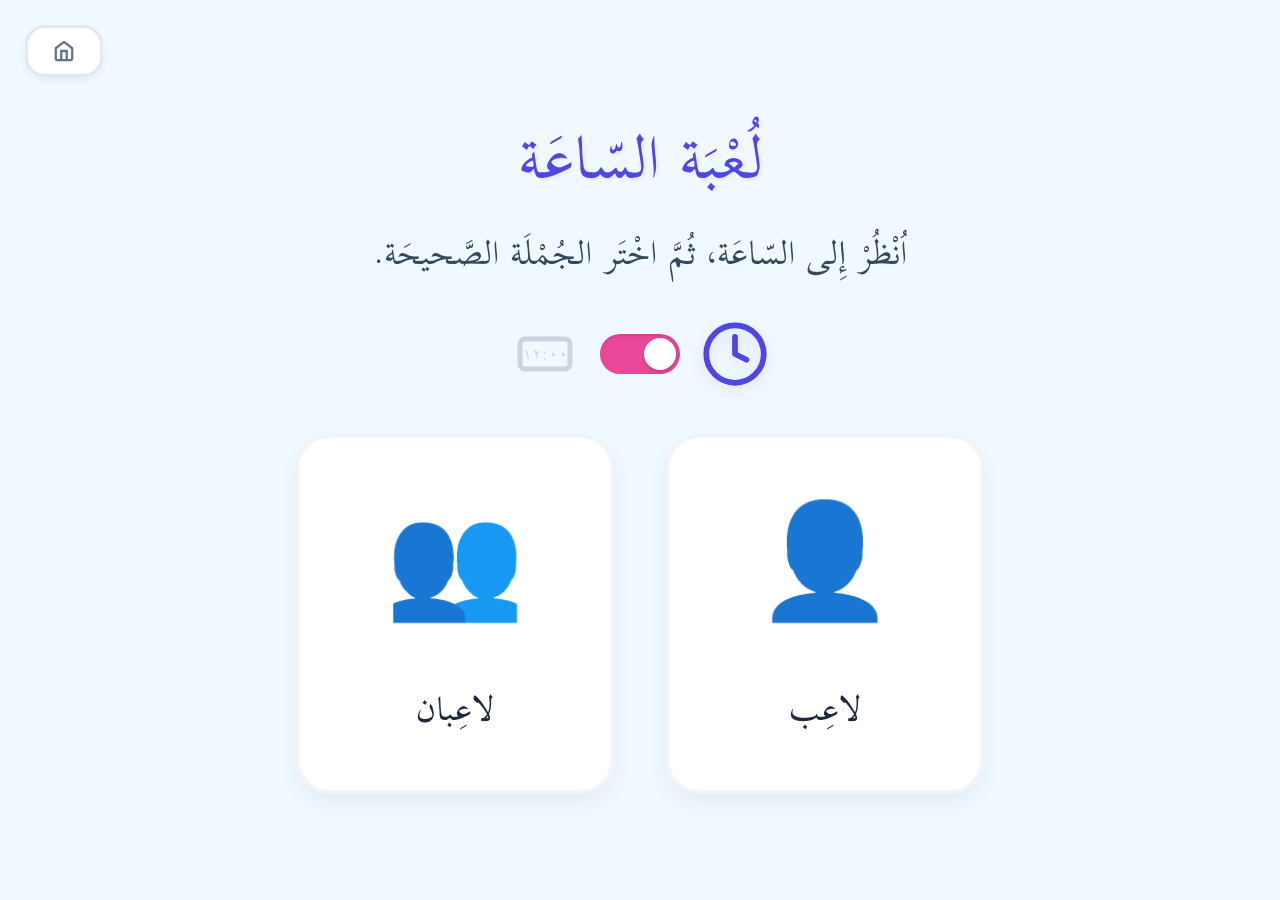
<file: saat.html>
<!DOCTYPE html>
<html lang="ar" dir="rtl">
<head>
    <meta charset="UTF-8">
    <meta name="viewport" content="width=device-width, initial-scale=1.0">
    <title>لعبة الساعة الشاملة</title>
    <style>
    h1, h2, h3, h4, h5, h6, strong, b { font-weight: normal !important; }

        @font-face {
            font-family: 'AraKom';
            src: url('arakom.ttf') format('truetype');
            font-weight: normal;
            font-style: normal;
        }

        :root {
            --bg: #f0f9ff;
            --p1-color: #6366f1;
            --p2-color: #ec4899;
            --correct: #10b981;
            --wrong: #ef4444;
            --star-gold: #fbbf24;
            --accent: #4f46e5;
        }

        * {
            margin: 0;
            padding: 0;
            box-sizing: border-box;
            font-family: 'AraKom', sans-serif;
            user-select: none;
        }

        body {
            background-color: var(--bg);
            height: 100dvh;
            display: flex;
            justify-content: center;
            align-items: center;
            overflow: hidden;
        }

        .nav-btn {
            position: absolute;
            top: 25px;
            left: 25px; 
            right: auto;
            background: white;
            border: 3px solid #e2e8f0;
            padding: 12px 25px;
            border-radius: 20px;
            cursor: pointer;
            z-index: 2500;
            font-weight: normal;
            color: #64748b;
            font-size: 1.2rem;
            transition: all 0.3s;
            text-decoration: none;
            display: flex;
            align-items: center;
            gap: 10px;
            box-shadow: 0 4px 6px rgba(0,0,0,0.05);
        }

        .nav-btn:hover { 
            background: #f1f5f9; 
            border-color: var(--p1-color); 
            transform: scale(1.05); 
        }

        .back-home { display: flex; }
        .back-menu { display: none; }

        #startScreen {
            text-align: center;
            z-index: 2000;
        }

        #startScreen h1 { 
            font-size: 4.5rem; 
            color: var(--accent); 
            margin-bottom: 30px; 
            text-shadow: 2px 2px 4px rgba(0,0,0,0.05);
        }

        .toggle-container {
            display: flex;
            align-items: center;
            justify-content: center;
            gap: 25px;
            margin-bottom: 50px;
            direction: ltr; 
        }

        .toggle-label {
            display: flex;
            align-items: center;
            justify-content: center;
            color: #cbd5e1;
            transition: all 0.4s cubic-bezier(0.175, 0.885, 0.32, 1.275);
        }

        .switch {
            position: relative;
            display: inline-block;
            width: 80px;
            height: 40px;
        }

        .switch input { 
            opacity: 0;
            width: 0;
            height: 0;
        }

        .slider {
            position: absolute;
            cursor: pointer;
            top: 0;
            left: 0;
            right: 0;
            bottom: 0;
            background-color: var(--p1-color);
            transition: .4s;
            border-radius: 40px;
            box-shadow: inset 0 2px 4px rgba(0,0,0,0.1);
        }

        .slider:before {
            position: absolute;
            content: "";
            height: 32px;
            width: 32px;
            left: 4px;
            bottom: 4px;
            background-color: white;
            transition: .4s;
            border-radius: 50%;
            box-shadow: 0 2px 4px rgba(0,0,0,0.2);
        }

        input:checked + .slider {
            background-color: var(--p2-color);
        }

        input:checked + .slider:before {
            transform: translateX(40px);
        }

        .active-label {
            color: var(--accent);
            transform: scale(1.15);
            filter: drop-shadow(0 4px 6px rgba(0,0,0,0.1));
        }

        input:checked ~ .toggle-container .active-label {
            color: var(--p2-color);
        }

        .mode-container { display: flex; gap: 50px; justify-content: center; }
        .mode-btn {
            background: #fff;
            border: 4px solid #f1f5f9;
            padding: 50px 40px;
            border-radius: 35px;
            cursor: pointer;
            transition: all 0.3s cubic-bezier(0.175, 0.885, 0.32, 1.275);
            width: 320px;
            box-shadow: 0 10px 20px rgba(0,0,0,0.05);
        }
        .mode-btn:hover { transform: translateY(-5px); border-color: var(--p1-color); box-shadow: 0 20px 30px rgba(99, 102, 241, 0.1); }
        .mode-icon { font-size: 7rem; margin-bottom: 25px; }
        .mode-title { font-size: 2.5rem; font-weight: normal; color: #1e293b; }

        .game-container { display: none; width: 100%; height: 100dvh; position: relative; padding: 20px; }
        .hidden { display: none !important; }

        #singleGame { flex-direction: row-reverse; gap: 40px; align-items: center; padding: 60px; }
        .s-digital-section { 
            flex: 0.8; /* Eskiden 1.4'tü. Bunu düşürerek kutuyu yatayda daralttık */
            
            display: flex; 
            flex-direction: column; 
            align-items: center; 
            background: #fff; 
            border-radius: 40px; 
            padding: 40px; 
            border: 2px solid #eef2ff; 
            height: 80%; 
            justify-content: center; 
        }
        .s-options-section { flex: 1; display: flex; flex-direction: column; gap: 15px; }
        
        .clock-label-big { font-size: 5rem; color: var(--accent); font-weight: normal; margin-bottom: 35px; }
        .s-time-display { font-size: 11rem; font-family: 'Courier New', monospace; font-weight: normal; color: var(--accent); letter-spacing: 5px; min-height: 250px; display: flex; justify-content: center; align-items: center; }
        
        .s-opt-btn { 
            background: white; 
            border: 4px solid #f1f5f9; 
            border-radius: 25px;
            font-size: 3.5rem; 
            font-weight: normal; 
            cursor: pointer; 
            padding: 25px; 
            text-align: center;
            transition: all 0.2s;
        }
        .s-opt-btn:hover { border-color: var(--p1-color); background: #f8faff; }

        #duelGame { flex-direction: row; }
        .player-side { 
            flex: 1; 
            display: flex; 
            flex-direction: column; 
            padding: 25px; 
            position: relative;
            border: none !important; 
        }

         .subtitle {
    font-size: 2.5rem;
    color: #34495e; /* Başlığa uyumlu koyu bir renk */
    margin-top: -20px; /* Başlıkla arasındaki boşluğu daraltır */
    margin-bottom: 40px;
    text-align: center;
    font-weight: normal;
}

        #p1-side { border-left: 2px dashed #cbd5e1 !important; }
        .d-time-box { background: white; border-radius: 30px; padding: 15px; margin: 20px 0; border: 10px solid #f8faff; flex: 0.4; display: flex; justify-content: center; align-items: center; min-height: 200px; }
        .d-time-text { font-size: 7.5rem; font-family: 'Courier New', monospace; font-weight: normal; display: flex; justify-content: center; align-items: center; }
        
        .d-options-grid { display: grid; grid-template-columns: 1fr 1fr; gap: 15px; flex: 0.5; }
        .d-opt-btn { 
            background: white; 
            border: 3px solid #e2e8f0; 
            border-radius: 20px; 
            font-size: 3rem;
            font-weight: normal;
            cursor: pointer; 
            display: flex; 
            justify-content: center; 
            align-items: center; 
            text-align: center; 
        }

        /* --- YENİ GERÇEKÇİ SVG ANALOG SAAT --- */
        .analog-wrapper {
            display: flex;
            justify-content: center;
            align-items: center;
            filter: drop-shadow(0 15px 25px rgba(0,0,0,0.1));
        }

        .analog-wrapper.single { width: 280px; height: 280px; }
        .analog-wrapper.duel { width: 180px; height: 180px; }
        
        .analog-clock-svg {
            width: 100%;
            height: 100dvh;
            overflow: visible;
        }

        .progress-bar { height: 18px; background: #e2e8f0; margin-top: 25px; border-radius: 10px; display: flex; overflow: hidden; width: 100%; }
        .segment { flex: 1; border-right: 2px solid white; transition: background 0.3s; }

        .correct { background: var(--correct) !important; color: white !important; border-color: var(--correct) !important; }
        .wrong { background: var(--wrong) !important; color: white !important; border-color: var(--wrong) !important; animation: shake 0.4s; }
        .selected { border-color: var(--p1-color); background: #f0f9ff; }
        @keyframes shake { 0%, 100% { transform: translateX(0); } 25% { transform: translateX(-8px); } 75% { transform: translateX(8px); } }

        .score-pop { position: absolute; top: 50%; left: 50%; transform: translate(-50%, -50%); font-size: 5rem; font-weight: normal; z-index: 100; animation: popUp 1s forwards; }
        @keyframes popUp { 0% { opacity: 0; transform: translate(-50%, -50%) scale(0.5); } 50% { opacity: 1; transform: translate(-50%, -80%) scale(1.3); } 100% { opacity: 0; transform: translate(-50%, -130%) scale(1); } }
    
        /* --- CİHAZ DÖNDÜRME UYARISI VE MOBİL YATAY KLAVYE DESTEĞİ --- */
        #rotate-message {
            display: none; 
            position: fixed;
            top: 0; left: 0; width: 100%; height: 100dvh;
            background-color: #2c3e50; 
            z-index: 99999; 
            flex-direction: column;
            align-items: center; justify-content: center;
            color: white; text-align: center;
        }
        .phone-animation {
            width: 60px; height: 100px;
            border: 4px solid white; border-radius: 10px;
            animation: rotate-phone 2s infinite ease-in-out;
            margin-bottom: 35px; position: relative;
        }
        .phone-animation::before {
            content: ''; position: absolute;
            top: 25px; left: 50%; transform: translateX(-50%);
            width: 20%; height: 4px; background: white; border-radius: 2px;
        }
        @keyframes rotate-phone {
            0% { transform: rotate(0deg); opacity: 1; }
            25% { transform: rotate(90deg); opacity: 1; }
            70% { transform: rotate(90deg); opacity: 1; }
            100% { transform: rotate(90deg); opacity: 0; }
        }
        .rotate-text { font-size: 2.5rem; font-family: 'Arakom', Tahoma, sans-serif; }

        /* Rotate mesajı kaldırıldı */

        @media screen and (max-height: 500px) {
            body {
                overflow-y: auto !important;
                height: auto !important;
                min-height: 100dvh;
                align-items: flex-start;
                padding-top: 25px; padding-bottom: 35px;
            }
        }

    /* Mobil (800px altı ve Dikey) Kapsamlı Düzenlemeler */
@media (max-width: 800px) {
    .btn-p2 { display: none !important; }
    .btn-p1 .mode-title { display: none !important; }
    .btn-p1 .mobile-text { display: block !important; }
    .btn-p1 { width: 80vw !important; padding: 20px !important; }
    .btn-p1 .mode-icon { display: none !important; }
    
    #singleGame { flex-direction: column !important; padding: 10px !important; gap: 5px !important; }
    .s-digital-section { width: 100% !important; padding: 10px !important; min-height: 15vh !important; height: auto !important; }
    .s-options-section { width: 100% !important; gap: 5px !important; }
    .s-time-display { font-size: clamp(3rem, 12vw, 4.5rem) !important; min-height: 80px !important; }
    .s-time-display svg { width: clamp(100px, 30vw, 150px) !important; height: clamp(100px, 30vw, 150px) !important; }
    .clock-label-big { font-size: clamp(1.8rem, 6vw, 2.5rem) !important; margin-bottom: 5px !important; }
    .progress-bar { margin-top: 25px !important; }
    .s-opt-btn { font-size: clamp(1.5rem, 6vw, 2.5rem) !important; padding: 10px !important; }
    
    #startScreen h1 { font-size: clamp(3rem, 10vw, 4.5rem) !important; }
    .toggle-container { margin-bottom: 35px !important; }
}
</style>

    

    
</head>
<body>

    <!-- CİHAZ DÖNDÜRME UYARISI (TÜM OYUNLAR ORTAK) -->
    <div id="rotate-message" style="display: none;">
        <div class="phone-animation"></div>
        <div class="rotate-text">يُرْجى تَدْوير الجِهاز</div> 
    </div>


  <audio id="audioMain" src="yonergesaat.mp3"></audio> 
    

    <a href="index.html" class="nav-btn back-home" id="homeBtn" title="الرئيسية">
        <svg width="22" height="22" viewBox="0 0 24 24" fill="none" stroke="currentColor" stroke-width="2.5" stroke-linecap="round" stroke-linejoin="round">
            <path d="M3 9l9-7 9 7v11a2 2 0 0 1-2 2H5a2 2 0 0 1-2-2z"></path>
            <polyline points="9 22 9 12 15 12 15 22"></polyline>
        </svg>
    </a>
    <button class="nav-btn back-menu" id="menuBtn" onclick="location.reload()" title="العودة">
        <svg width="22" height="22" viewBox="0 0 24 24" fill="none" stroke="currentColor" stroke-width="2.5" stroke-linecap="round" stroke-linejoin="round">
            <line x1="20" y1="12" x2="4" y2="12"></line>
            <polyline points="10 18 4 12 10 6"></polyline>
        </svg>
    </button>

    <div id="startScreen"><h1>لُعْبَة السّاعَة</h1>
<p class="subtitle">اُنْظُرْ إِلى السّاعَة، ثُمَّ اخْتَر الجُمْلَة الصَّحيحَة.</p>
        
        <div class="toggle-container">
            <div class="toggle-label" id="labelDigital">
                <svg width="60" height="60" viewBox="0 0 24 24" fill="none" stroke="currentColor" stroke-width="2" stroke-linecap="round" stroke-linejoin="round">
                    <rect x="2" y="6" width="20" height="12" rx="2" ry="2"></rect>
                    <text x="12" y="14.5" text-anchor="middle" font-family="'AraKom', monospace" font-size="8" font-weight="normal" fill="currentColor" stroke="none">١٢:٠٠</text>
                </svg>
            </div>
            <label class="switch">
                <input type="checkbox" id="clockTypeToggle" onchange="toggleClockFormat()" checked>
                <span class="slider"></span>
            </label>
            <div class="toggle-label active-label" id="labelAnalog">
                <svg width="60" height="60" viewBox="0 0 24 24" fill="none" stroke="currentColor" stroke-width="2" stroke-linecap="round" stroke-linejoin="round">
                    <circle cx="12" cy="12" r="10"></circle>
                    <polyline points="12 6 12 12 16 14"></polyline>
                </svg>
            </div>
        </div>

        <div class="mode-container">
            <div class="mode-btn btn-p1" onclick="startSingle()">
                <div class="mode-icon">👤</div>
                <div class="mode-title"> لاعِب </div>
                <div class="mobile-text" style="display:none; font-size: clamp(3rem, 10vw, 5rem); font-weight: normal;">اِبْدَأْ</div>
            </div>
            <div class="mode-btn btn-p2" onclick="startDuel()">
                <div class="mode-icon">👥</div>
                <div class="mode-title">لاعِبان</div>
            </div>
        </div>
    </div>

   <div id="singleGame" class="game-container">
        <div class="s-digital-section">
            <div style="display: grid; grid-template-columns: 1fr auto 1fr; align-items: center; width: 100%; margin-bottom: 35px;">
                <div style="font-size: 3rem; color: var(--star-gold); text-align: right;" id="s-score-container">⭐ <span id="s-score">0</span></div>
                <div class="clock-label-big" style="margin-bottom: 0;">كَم السّاعَة؟</div>
                <div></div> 
            </div>
            
            <div class="s-time-display" id="s-time">٠٠:٠٠</div>
            <div class="progress-bar" id="s-prog" style="width: 80%; margin-top: 40px;"></div>
        </div>
        <div class="s-options-section" id="s-opts"></div>
    </div>

    <div id="duelGame" class="game-container">
        <div class="player-side" id="p1-side">
            <div style="display: grid; grid-template-columns: 1fr auto 1fr; align-items: center; width: 100%;">
                <div style="font-size: 2.5rem; color: var(--star-gold); font-weight: normal; text-align: right;" id="p1-score">⭐ 0</div>
                <div style="font-size: 3rem; font-weight: normal; color: var(--p1-color); text-align: center;">كَم السّاعَة؟</div>
                <div></div>
            </div>
            <div class="d-time-box"><div class="d-time-text" id="p1-time" style="color:var(--p1-color);">٠٠:٠٠</div></div>
            <div class="d-options-grid" id="p1-opts"></div>
            <div class="progress-bar" id="p1-prog"></div>
        </div>

        <div class="player-side" id="p2-side">
            <div style="display: grid; grid-template-columns: 1fr auto 1fr; align-items: center; width: 100%;">
                <div style="font-size: 2.5rem; color: var(--star-gold); font-weight: normal; text-align: right;" id="p2-score">⭐ 0</div>
                <div style="font-size: 3rem; font-weight: normal; color: var(--p2-color); text-align: center;">كَم السّاعَة؟</div>
                <div></div>
            </div>
            <div class="d-time-box"><div class="d-time-text" id="p2-time" style="color:var(--p2-color);">٠٠:٠٠</div></div>
            <div class="d-options-grid" id="p2-opts"></div>
            <div class="progress-bar" id="p2-prog"></div>
        </div>
    </div>
<script>
    const data = [
        { h: "01", ar: "١", a: "السّاعَة الواحِدَة" }, { h: "02", ar: "٢", a: "السّاعَة الثّانِيَة" },
        { h: "03", ar: "٣", a: "السّاعَة الثّالِثَة" }, { h: "04", ar: "٤", a: "السّاعَة الرّابِعَة" },
        { h: "05", ar: "٥", a: "السّاعَة الخامِسَة" }, { h: "06", ar: "٦", a: "السّاعَة السّادِسَة" },
        { h: "07", ar: "٧", a: "السّاعَة السّابِعَة" }, { h: "08", ar: "٨", a: "السّاعَة الثّامِنَة" },
        { h: "09", ar: "٩", a: "السّاعَة التّاسِعَة" }, { h: "10", ar: "١٠", a: "السّاعَة العاشِرَة" },
        { h: "11", ar: "١١", a: "السّاعَة الحادِيَة عَشْرَة" }, { h: "12", ar: "١٢", a: "السّاعَة الثّانِيَة عَشْرَة" }
    ];

    let p1 = { score: 0, current: 0, selection: null, time: 0, correct: false, btn: null, currentQ: null };
    let p2 = { score: 0, current: 0, selection: null, time: 0, correct: false, btn: null, currentQ: null };
    const TOTAL = 5; 
    let currentGameMode = "";
    let audioCtx = null; 
    let clockFormat = "analog"; 



    function playS(id) { 
        // 1. Ana Yönerge Sesi
        if (id === 'audioMain') {
            const a = document.getElementById(id); 
            if(a){ 
                a.currentTime = 0; 
                a.play().catch(e => console.log("Yönerge engellendi: ", e)); 
            }
            return;
        }

        // 2. Tıklama, Doğru ve Yanlış Sesleri (Sentezleyici ile üst üste binmeyi önler)
        try {
            if (!audioCtx) {
                audioCtx = new (window.AudioContext || window.webkitAudioContext)();
            }
            
            const osc = audioCtx.createOscillator();
            const gain = audioCtx.createGain();
            
            osc.connect(gain);
            gain.connect(audioCtx.destination);
            
            const now = audioCtx.currentTime;
            
            if (id === 'audioClick' || id === 'audioDial') {
                osc.type = 'sine';
                osc.frequency.setValueAtTime(800, now);
                gain.gain.setValueAtTime(0.3, now);
                gain.gain.exponentialRampToValueAtTime(0.01, now + 0.08);
                osc.start(now); 
                osc.stop(now + 0.08);
            } 
            else if (id === 'audioCorrect') {
                osc.type = 'sine';
                osc.frequency.setValueAtTime(880, now);
                gain.gain.setValueAtTime(0.3, now);
                gain.gain.exponentialRampToValueAtTime(0.01, now + 0.4);
                osc.start(now); 
                osc.stop(now + 0.4);
            } 
            else if (id === 'audioWrong') {
                osc.type = 'sawtooth';
                osc.frequency.setValueAtTime(150, now);
                gain.gain.setValueAtTime(0.2, now);
                gain.gain.exponentialRampToValueAtTime(0.01, now + 0.3);
                osc.start(now); 
                osc.stop(now + 0.3);
            }
        } catch(e) { 
            console.log("Tarayıcınız ses sentezini desteklemiyor veya engelledi.", e); 
        }
    }

    function toggleClockFormat() {
        const isAnalog = document.getElementById('clockTypeToggle').checked;
        clockFormat = isAnalog ? "analog" : "digital";
        
        document.getElementById('labelDigital').classList.toggle('active-label', !isAnalog);
        document.getElementById('labelAnalog').classList.toggle('active-label', isAnalog);

        if (currentGameMode === "single" && p1.currentQ) {
            updateClockDisplay('s-time', p1.currentQ, "single");
        } else if (currentGameMode === "duel" && p1.currentQ) {
            updateClockDisplay('p1-time', p1.currentQ, "duel");
            updateClockDisplay('p2-time', p2.currentQ, "duel");
        }
    }

// Gerçekçi SVG Saati Üreten Fonksiyon (Büyük Rakamlar ve Dengeli İbreler)
    function createRealisticSVGClock() {
        
        // --- AYARLAR BURADA ---
        const rakamMerkezeUzaklik = 34; 
        // Rakamları noktalara (42) yaklaştırmak için mesafeyi artırdık
        const ciftRakamBoslugu = "-1.5px";
        
        // ÇUBUK BOYUTLARI (Merkez 50'dir. Değer büyüdükçe çubuk KISALIR)
        const yelkovanUcu = 25; 
        // Uzun olan yelkovanın boyunu kısmak için 21 olan değeri 25 yaptık
        const akrepUcu = 32;   
        // ----------------------

        const arabicNums = ['١', '٢', '٣', '٤', '٥', '٦', '٧', '٨', '٩', '١٠', '١١', '١٢'];
        let ticks = '';
        for(let i=0; i<60; i++) {
            const isHour = i % 5 === 0;
            const radius = 42; 
            
            const angle = (i * 6 - 90) * (Math.PI / 180);
            const cx = 50 + radius * Math.cos(angle);
            const cy = 50 + radius * Math.sin(angle);
            if (isHour) {
                ticks += `<circle cx="${cx}" cy="${cy}" r="1.5" fill="#475569" />`; 
            } else {
                ticks += `<circle cx="${cx}" cy="${cy}" r="0.5" fill="#94a3b8" />`;
            }
        }

        let numbers = '';
        for(let i=1; i<=12; i++) {
            const angle = (i * 30 - 90) * (Math.PI / 180);
            const x = 50 + rakamMerkezeUzaklik * Math.cos(angle);
            const y = 50 + rakamMerkezeUzaklik * Math.sin(angle);
            // Okunabilirliği artırmak için font-size 11'den 13.5'e yükseltildi
            numbers += `<text x="${x}" y="${y}" text-anchor="middle" dominant-baseline="central" letter-spacing="${ciftRakamBoslugu}" font-family="'AraKom', sans-serif" font-size="13.5" font-weight="normal" fill="#1e293b">${arabicNums[i-1]}</text>`;
        }

        return `
        <svg class="analog-clock-svg" viewBox="0 0 100 100" style="filter: drop-shadow(0 12px 24px rgba(0,0,0,0.08));">
            <defs>
                <linearGradient id="frameGradient" x1="0%" y1="0%" x2="100%" y2="100%">
                    <stop offset="0%" stop-color="#ffffff"/>
                    <stop offset="50%" stop-color="#e2e8f0"/>
                    <stop offset="100%" stop-color="#cbd5e1"/>
                </linearGradient>
                <linearGradient id="faceGradient" x1="0%" y1="100%" x2="100%" y2="0%">
                    <stop offset="0%" stop-color="#f8fafc"/>
                    <stop offset="100%" stop-color="#ffffff"/>
                </linearGradient>
            </defs>

            <circle cx="50" cy="50" r="47.5" fill="url(#faceGradient)" stroke="url(#frameGradient)" stroke-width="5"/>
            
            <circle cx="50" cy="50" r="49.8" fill="none" stroke="#94a3b8" stroke-width="0.3"/>
            
            <circle cx="50" cy="50" r="45" fill="none" stroke="#cbd5e1" stroke-width="0.5"/>
            
            ${ticks}
            ${numbers}
            
            <g class="minute-hand" style="transform-origin: center; transform-box: view-box; transform: rotate(0deg); transition: transform 0.6s cubic-bezier(0.5, 2.5, 0.4, 1);">
                <line x1="50" y1="50" x2="50" y2="${yelkovanUcu}" stroke="var(--accent)" stroke-width="2" stroke-linecap="round" />
            </g>
            
            <g class="hour-hand" style="transform-origin: center; transform-box: view-box; transform: rotate(0deg); transition: transform 0.6s cubic-bezier(0.5, 2.5, 0.4, 1);">
                <line x1="50" y1="50" x2="50" y2="${akrepUcu}" stroke="#1e293b" stroke-width="3.5" stroke-linecap="round" />
            </g>
            
            <circle cx="50" cy="50" r="3.5" fill="#ffffff" stroke="var(--accent)" stroke-width="1.5"/>
            <circle cx="50" cy="50" r="1.5" fill="#1e293b" />
        </svg>
        `;
    }

    function updateClockDisplay(containerId, qObj, sizeClass) {
        const container = document.getElementById(containerId);
        
        if (clockFormat === "digital") {
            container.innerHTML = qObj.ar + ':٠٠';
        } else {
            let svgWrapper = container.querySelector('.analog-wrapper');
            
            // Eğer SVG kapsayıcısı yoksa, HTML'e enjekte et
            if (!svgWrapper) {
                container.innerHTML = `<div class="analog-wrapper ${sizeClass}">${createRealisticSVGClock()}</div>`;
                svgWrapper = container.querySelector('.analog-wrapper');
            }
            
            const hour = parseInt(qObj.h);
            const targetDeg = hour * 30;
            
            // CSS animasyonunun çalışması için ufak bir gecikme ile transform uyguluyoruz
            setTimeout(() => {
                const hourHand = svgWrapper.querySelector('.hour-hand');
                if(hourHand) hourHand.style.transform = `rotate(${targetDeg}deg)`;
            }, 10);
        }
    }

    function prepareGame() {
        document.getElementById('startScreen').classList.add('hidden');
        document.getElementById('homeBtn').classList.add('hidden');
        document.getElementById('menuBtn').style.display = 'flex';
        playS('audioMain');
    }

    function startSingle() {
        currentGameMode = "single"; 
        prepareGame();
        document.getElementById('singleGame').style.display = 'flex';
        setupProgressBar('s-prog');
        loadSingle();
    }

    function startDuel() {
        currentGameMode = "duel"; 
        prepareGame();
        document.getElementById('duelGame').style.display = 'flex';
        setupProgressBar('p1-prog');
        setupProgressBar('p2-prog');
        loadDuelRound();
    }

    function restartGame() {
        document.getElementById('customAlert').style.display = 'none';
        p1 = { score: 0, current: 0, selection: null, time: 0, correct: false, btn: null, currentQ: null };
        p2 = { score: 0, current: 0, selection: null, time: 0, correct: false, btn: null, currentQ: null };
        
        if(document.getElementById('s-score')) document.getElementById('s-score').textContent = "0";
        if(document.getElementById('p1-score')) document.getElementById('p1-score').textContent = "⭐ 0";
        if(document.getElementById('p2-score')) document.getElementById('p2-score').textContent = "⭐ 0";

        if (currentGameMode === "single") {
            setupProgressBar('s-prog');
            loadSingle();
        } else {
            setupProgressBar('p1-prog');
            setupProgressBar('p2-prog');
            loadDuelRound();
        }
    }

    function setupProgressBar(id) {
        const bar = document.getElementById(id);
        bar.innerHTML = '';
        for(let i=0; i<TOTAL; i++) {
            let s = document.createElement('div');
            s.className = 'segment';
            bar.appendChild(s);
        }
    }

    function loadSingle() {
        if(p1.current >= TOTAL) { showWinner("single"); return; }
        
        const q = data[Math.floor(Math.random()*data.length)];
        p1.currentQ = q; 
        
        updateClockDisplay('s-time', q, "single");
        
        let opts = [q.a];
        while(opts.length < 4) { let r = data[Math.floor(Math.random()*data.length)].a; if(!opts.includes(r)) opts.push(r); }
        opts.sort(() => Math.random() - 0.5);
        
        const cont = document.getElementById('s-opts'); cont.innerHTML = '';
        opts.forEach(o => {
            const b = document.createElement('div'); b.className='s-opt-btn'; b.textContent=o;
            b.onclick = () => {
                if(p1.selection) return; p1.selection=true;
                const segments = document.getElementById('s-prog').children;
                if(o === q.a) { 
                    b.classList.add('correct'); playS('audioCorrect'); 
                    p1.score += 20;
                    document.getElementById('s-score').textContent = p1.score;
                    if(segments[p1.current]) segments[p1.current].style.background = 'var(--correct)';
                } else { 
                    b.classList.add('wrong'); playS('audioWrong'); 
                    if(segments[p1.current]) segments[p1.current].style.background = 'var(--wrong)';
                }
                setTimeout(() => { p1.selection=null; p1.current++; loadSingle(); }, 1200);
            };
            cont.appendChild(b);
        });
    }

    function loadDuelRound() {
        if(p1.current >= TOTAL) { showWinner(); return; }
        p1.selection = p2.selection = null;
        p1.btn = p2.btn = null;

        [1, 2].forEach(n => {
            const p = (n === 1) ? p1 : p2;
            const q = data[Math.floor(Math.random() * data.length)];
            p.ans = q.a; 
            p.currentQ = q; 
            
            updateClockDisplay(`p${n}-time`, q, "duel");
            
            let opts = [q.a];
            while(opts.length < 4) {
                let r = data[Math.floor(Math.random() * data.length)].a;
                if(!opts.includes(r)) opts.push(r);
            }
            opts.sort(() => Math.random() - 0.5);
            
            const cont = document.getElementById(`p${n}-opts`);
            cont.innerHTML = ''; 
            
            opts.forEach(o => {
                const b = document.createElement('div');
                b.className = 'd-opt-btn';
                b.textContent = o;
                b.onclick = () => { 
                    if(p.selection) return; 
                    playS('audioClick');
                    p.selection = b; 
                    p.time = Date.now(); 
                    p.correct = (o === p.ans); 
                    p.btn = b; 
                    b.classList.add('selected'); 
                    if(p1.selection && p2.selection) revealDuel(); 
                };
                cont.appendChild(b);
            });
        });
    }

    function revealDuel() {
        const first = (p1.correct && (!p2.correct || p1.time < p2.time)) ? p1 : (p2.correct ? p2 : null);
        [1,2].forEach(n => {
            const p = n===1?p1:p2; const segs = document.getElementById(`p${n}-prog`).children;
            if(p.correct) { 
                p.btn.classList.add('correct'); playS('audioCorrect'); 
                if(segs[p.current]) segs[p.current].style.background='var(--correct)';
                setTimeout(() => { 
                    showPop(n,"+10","var(--correct)"); p.score+=10; updateDuelScore(n);
                    if(p===first){ setTimeout(()=>{ showPop(n,"+10 ⚡️","var(--star-gold)"); p.score+=10; updateDuelScore(n); },600); }
                },300);
            } else { 
                p.btn.classList.add('wrong'); playS('audioWrong'); 
                if(segs[p.current]) segs[p.current].style.background='var(--wrong)'; 
            }
        });
        setTimeout(() => { p1.current++; p2.current++; loadDuelRound(); }, 2500);
    }

    function showWinner(mode = "duel") {
        const modal = document.getElementById('customAlert');
        const title = document.getElementById('alertTitle');
        const score = document.getElementById('alertScore');

        if (mode === "single") {
            title.innerHTML = "🏁 اِنْتَهَت اللُّعْبَة!";
            score.innerHTML = `<span style="color:var(--accent)">${p1.score}</span>`;
        } else {
            let winTxt = "";
            if (p1.score > p2.score) { winTxt = "🏆 الفائز: اللاعب الأول!"; } 
            else if (p2.score > p1.score) { winTxt = "🏆 الفائز: اللاعب الثاني!"; } 
            else { winTxt = "🤝 تعادل!"; }
            title.textContent = winTxt;
            score.innerHTML = `<span style="color:var(--p1-color)">${p1.score}</span> - <span style="color:var(--p2-color)">${p2.score}</span>`;
        }
        modal.style.display = 'flex';
    }

    function showPop(n,t,c) { 
        const side = document.getElementById(`p${n}-side`); 
        const pop = document.createElement('div'); pop.className='score-pop'; pop.textContent=t; pop.style.color=c; 
        side.appendChild(pop); setTimeout(()=>pop.remove(),1000); 
    }

    function updateDuelScore(n) { 
        document.getElementById(`p${n}-score`).textContent = `⭐ ${n===1?p1.score:p2.score}`; 
    }
</script>
<style>
    #customAlert {
        display: none;
        position: fixed;
        top: 0; left: 0; width: 100%; height: 100dvh;
        background: rgba(15, 23, 42, 0.8);
        backdrop-filter: blur(8px);
        z-index: 9999;
        justify-content: center;
        align-items: center;
    }
    .alert-card {
        background: white;
        padding: 50px;
        border-radius: 40px;
        text-align: center;
        box-shadow: 0 25px 50px -12px rgba(0, 0, 0, 0.25);
        border: 6px solid var(--accent);
        max-width: 500px;
        width: 90%;
        animation: modalShow 0.4s cubic-bezier(0.175, 0.885, 0.32, 1.275);
    }
    @keyframes modalShow {
        from { transform: scale(0.8); opacity: 0; }
        to { transform: scale(1); opacity: 1; }
    }
    .alert-title { font-size: 3.5rem; color: var(--accent); margin-bottom: 35px; }
    .alert-score { font-size: 2.5rem; color: #475569; margin-bottom: 30px; }
    .alert-btn {
        background: var(--accent);
        color: white;
        border: none;
        padding: 15px 40px;
        border-radius: 20px;
        font-size: 1.8rem;
        font-weight: normal;
        cursor: pointer;
        transition: transform 0.2s;
    }
    .alert-btn:hover { transform: scale(1.05); background: var(--p1-color); }

        /* --- CİHAZ DÖNDÜRME UYARISI VE MOBİL YATAY KLAVYE DESTEĞİ --- */
        #rotate-message {
            display: none; 
            position: fixed;
            top: 0; left: 0; width: 100%; height: 100dvh;
            background-color: #2c3e50; 
            z-index: 99999; 
            flex-direction: column;
            align-items: center; justify-content: center;
            color: white; text-align: center;
        }
        .phone-animation {
            width: 60px; height: 100px;
            border: 4px solid white; border-radius: 10px;
            animation: rotate-phone 2s infinite ease-in-out;
            margin-bottom: 35px; position: relative;
        }
        .phone-animation::before {
            content: ''; position: absolute;
            top: 25px; left: 50%; transform: translateX(-50%);
            width: 20%; height: 4px; background: white; border-radius: 2px;
        }
        @keyframes rotate-phone {
            0% { transform: rotate(0deg); opacity: 1; }
            25% { transform: rotate(90deg); opacity: 1; }
            70% { transform: rotate(90deg); opacity: 1; }
            100% { transform: rotate(90deg); opacity: 0; }
        }
        .rotate-text { font-size: 2.5rem; font-family: 'Arakom', Tahoma, sans-serif; }

        /* Rotate mesajı kaldırıldı */

        @media screen and (max-height: 500px) {
            body {
                overflow-y: auto !important;
                height: auto !important;
                min-height: 100dvh;
                align-items: flex-start;
                padding-top: 25px; padding-bottom: 35px;
            }
        }

    /* Mobil (800px altı ve Dikey) Kapsamlı Düzenlemeler */
@media (max-width: 800px) {
    .btn-p2 { display: none !important; }
    .btn-p1 .mode-title { display: none !important; }
    .btn-p1 .mobile-text { display: block !important; }
    .btn-p1 { width: 80vw !important; padding: 20px !important; }
    .btn-p1 .mode-icon { display: none !important; }
    
    #singleGame { flex-direction: column !important; padding: 10px !important; gap: 5px !important; }
    .s-digital-section { width: 100% !important; padding: 10px !important; min-height: 15vh !important; height: auto !important; }
    .s-options-section { width: 100% !important; gap: 5px !important; }
    .s-time-display { font-size: clamp(3rem, 12vw, 4.5rem) !important; min-height: 80px !important; }
    .s-time-display svg { width: clamp(100px, 30vw, 150px) !important; height: clamp(100px, 30vw, 150px) !important; }
    .clock-label-big { font-size: clamp(1.8rem, 6vw, 2.5rem) !important; margin-bottom: 5px !important; }
    .progress-bar { margin-top: 25px !important; }
    .s-opt-btn { font-size: clamp(1.5rem, 6vw, 2.5rem) !important; padding: 10px !important; }
    
    #startScreen h1 { font-size: clamp(3rem, 10vw, 4.5rem) !important; }
    .toggle-container { margin-bottom: 35px !important; }
}
</style>

<div id="customAlert">
    <div class="alert-card">
        <div class="alert-title" id="alertTitle"></div>
        <div class="alert-score" id="alertScore"></div>
        <button class="alert-btn" onclick="restartGame()">🔄 اِلْعَبْ مَرَّة أُخْرى</button>
    </div>
</div>
</body>
</html>
</file>
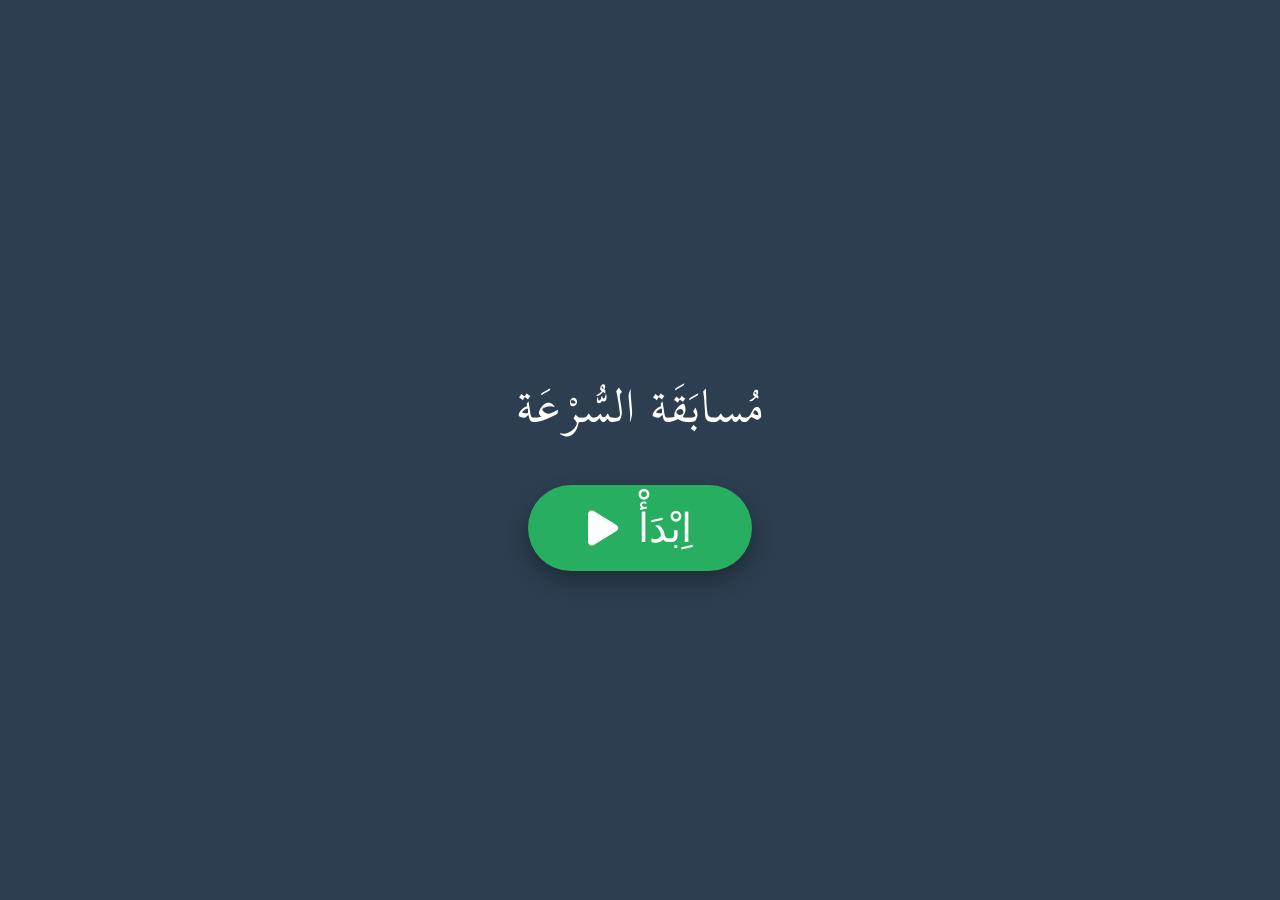
<file: sestesti.html>
<!DOCTYPE html>
<html lang="ar" dir="rtl">
<head>
    <meta charset="UTF-8">
    <meta name="viewport" content="width=device-width, initial-scale=1.0, maximum-scale=1.0, user-scalable=no">
    <title>Arapça Hız Yarışı - Lightning Edition</title>
    <!-- Font Awesome İkon Kütüphanesi -->
    <link rel="stylesheet" href="https://cdnjs.cloudflare.com/ajax/libs/font-awesome/6.4.0/css/all.min.css">
    <style>
    h1, h2, h3, h4, h5, h6, strong, b { font-weight: normal !important; }

        @font-face {
    font-family: 'Arakom';
    src: url('arakom.ttf') format('truetype');
    font-weight: normal;
    font-style: normal;
    font-display: swap;
}

        :root {
            --p1-color: #e0f2fe;
            --p2-color: #f0fdf4;
            --bg-dark: #f8fafc;
            --accent-gold: #fbbf24;
           --font-main: 'Arakom', 'Segoe UI', Tahoma, Geneva, Verdana, sans-serif;
            --text-main: #1e293b;
        }

 body, html, .option-btn, h1 {
    font-family: var(--font-main) !important;
}

       /* Ana Ekran Header Yapısı[cite: 1] */
header {
    background: white;
    padding: 10px 70px;
    text-align: center;
    box-shadow: 0 2px 10px rgba(0,0,0,0.05);
    display: flex;
    justify-content: center;
    align-items: center;
    min-height: 60px;
}

.home-btn {
    position: absolute;
    
    top: 50%;
    transform: translateY(-50%);
    width: 45px; height: 45px;
    border-radius: 50%;
    background-color: #fff;
    color: var(--primary-color);
    border: 2px solid #e9ecef;
    display: flex; align-items: center; justify-content: center;
    text-decoration: none;
    box-shadow: 0 2px 5px rgba(0,0,0,0.05);
}

        body, html {
            margin: 0; padding: 0; width: 100%; height: 100dvh;
            overflow: hidden; font-family: var(--font-main);
            background: var(--bg-dark); color: var(--text-main);
        }

        .back-btn {
            position: absolute; top: 25px; left: 20px; z-index: 1000;
            background: #f87171; color: white; padding: 12px 20px;
            border-radius: 15px; text-decoration: none; font-size: 1.5rem;
        }

        #game-container { display: flex; width: 100vw; height: 100dvh; }

        .player-zone {
            flex: 1; display: flex; flex-direction: column;
            align-items: center; justify-content: space-between;
            padding: 40px 0; position: relative; border: 1px solid rgba(0,0,0,0.05);
        }

        #p1-zone { background: var(--p1-color); }
        #p2-zone { background: var(--p2-color); }

        .header-panel {
            display: flex; flex-direction: column; align-items: center;
            gap: 15px; width: 100%;
        }

        .score-board {
            font-size: 5vh; color: var(--text-main); background: rgba(255,255,255,0.8);
            padding: 10px 30px; border-radius: 60px; font-weight: normal;
            box-shadow: 0 4px 6px -1px rgba(0,0,0,0.1);
        }

        .progress-container {
            width: 80%; height: 20px; background: rgba(0,0,0,0.05);
            border-radius: 10px; display: flex; overflow: hidden;
        }

        .progress-segment {
            flex: 1; border-right: 1px solid rgba(0,0,0,0.05);
            transition: background 0.3s;
        }

        .options-container {
            display: flex; flex-direction: column; align-items: center; gap: 3vh;
            width: 85%; max-width: 400px; margin-bottom: 35px;
        }

        .option-btn {
    padding: 2vh 2vh;
    font-size: 7vh; /* Emojileri daha büyük yapar */
    width: 100%; /* Eskisi gibi tam genişlik */
    border: 1px solid #e2e8f0;
    border-radius: 25px; 
    cursor: pointer; 
    background: #ffffff;
    box-shadow: 0 6px 0 #cbd5e1; 
    transition: transform 0.1s;
}

        .option-btn:disabled { opacity: 0.8; }

        .floating-score {
            position: absolute; top: 50%; left: 50%; transform: translate(-50%, -50%);
            font-size: 8vh; font-weight: normal; pointer-events: none; z-index: 500;
            white-space: nowrap; animation: floatUpSlow 3s ease-out forwards;
        }

        @keyframes floatUpSlow {
            0% { transform: translate(-50%, -50%); opacity: 0; }
            20% { opacity: 1; }
            100% { transform: translate(-50%, -400%); opacity: 0; }
        }

        /* Modernize Edilmiş Ses Butonu */
        #audio-trigger {
            position: absolute; top: 50%; left: 50%;
            transform: translate(-50%, -50%);
            width: 120px; height: 120px; border-radius: 50%;
            background: linear-gradient(135deg, #fbbf24, #f59e0b);
            border: 5px solid white; color: white;
            font-size: 50px; cursor: pointer; z-index: 100;
            display: flex; align-items: center; justify-content: center;
            box-shadow: 0 10px 25px -5px rgba(245, 158, 11, 0.4);
            animation: pulse-glow 2s infinite;
            transition: all 0.3s cubic-bezier(0.175, 0.885, 0.32, 1.275);
        }

        #audio-trigger:hover { transform: translate(-50%, -50%) scale(1.1); }
        #audio-trigger:active { transform: translate(-50%, -50%) scale(0.95); }

        @keyframes pulse-glow {
            0%, 100% { transform: translate(-50%, -50%) scale(1); box-shadow: 0 10px 25px -5px rgba(245, 158, 11, 0.4); }
            50% { transform: translate(-50%, -50%) scale(1.08); box-shadow: 0 15px 35px -5px rgba(245, 158, 11, 0.6); }
        }

        .lightning {
            position: absolute; top: 0; left: 0; width: 100%; height: 100dvh;
            background: white; opacity: 0; pointer-events: none; z-index: 400;
        }

        @keyframes flash {
            0%, 100% { opacity: 0; }
            10%, 30% { opacity: 0.4; }
            20% { opacity: 0.8; }
        }

        #round-overlay {
            position: fixed; top: 0; left: 0; width: 100%; height: 100dvh;
            background: rgba(255,255,255,0.95); color: var(--text-main);
            display: none; flex-direction: column; align-items: center;
            justify-content: center; z-index: 2000;
        }
       
       
@keyframes highlight-pulse {
    0% { transform: translate(-50%, -50%) scale(1); box-shadow: 0 0 0 0px rgba(251, 191, 36, 0.7); }
    70% { transform: translate(-50%, -50%) scale(1.2); box-shadow: 0 0 0 30px rgba(251, 191, 36, 0); }
    100% { transform: translate(-50%, -50%) scale(1); box-shadow: 0 0 0 0px rgba(251, 191, 36, 0); }
}

.button-highlight {
    animation: highlight-pulse 1.5s infinite !important;
    border: 6px solid #fff !important;
    background: #f59e0b !important;
}        

    
        /* --- CİHAZ DÖNDÜRME UYARISI VE MOBİL YATAY KLAVYE DESTEĞİ --- */
        #rotate-message {
            display: none; 
            position: fixed;
            top: 0; left: 0; width: 100%; height: 100dvh;
            background-color: #2c3e50; 
            z-index: 99999; 
            flex-direction: column;
            align-items: center; justify-content: center;
            color: white; text-align: center;
        }
        .phone-animation {
            width: 60px; height: 100px;
            border: 4px solid white; border-radius: 10px;
            animation: rotate-phone 2s infinite ease-in-out;
            margin-bottom: 35px; position: relative;
        }
        .phone-animation::before {
            content: ''; position: absolute;
            top: 25px; left: 50%; transform: translateX(-50%);
            width: 20%; height: 4px; background: white; border-radius: 2px;
        }
        @keyframes rotate-phone {
            0% { transform: rotate(90deg); opacity: 1; }
            25% { transform: rotate(0deg); opacity: 1; }
            70% { transform: rotate(0deg); opacity: 1; }
            100% { transform: rotate(0deg); opacity: 0; }
        }
        .rotate-text { font-size: 2.5rem; font-family: 'Arakom', Tahoma, sans-serif; }

        /* YATAY OYNANIŞ SERBEST BIRAKILDI */
        /* @media only screen and (max-width: 950px) and (orientation: landscape) {
            #rotate-message { display: none !important; }
        } */

        /* MOBİL DİKEY İÇİN (PORTRAIT) İKİ OYUNCULU UI DÜZENLEMESİ */
        @media only screen and (max-width: 950px) and (orientation: portrait) {
            #game-container {
                flex-direction: column-reverse !important; /* P2 üstte, P1 altta olacak şekilde ters diz */
            }
            .player-zone {
                padding: 1vh 0 !important; /* 40px dev boşlukları kaldır */
                justify-content: space-around;
            }
            .header-panel {
                gap: 1vh !important; /* Header iç boşluğu daralt */
            }
            .options-container {
                display: flex !important;
                flex-direction: row !important; /* Mobilde KESİNLİKLE YAN YANA OLACAK */
                flex-wrap: nowrap !important;
                align-items: center !important;
                justify-content: center !important;
                gap: 2vw !important; 
                margin-bottom: 5px !important;
                width: 95% !important;
            }
            #p2-zone {
                transform: rotate(180deg); /* Üstteki 2. oyuncunun ekranı ters dursun */
                border-right: none !important;
                border-bottom: 2px solid rgba(0,0,0,0.1);
            }
            #p1-zone {
                border-right: none !important;
            }
            .option-btn {
                font-size: 4.5vh !important; 
                padding: 1.5vh 1vw !important;
                flex: 1 1 0px !important; /* Yan yana eşit sığması için BÜYÜK ZORLAMA */
                width: auto !important; /* Masaüstünden gelen width: 100% ezilir */
            }
            .score-board {
                font-size: 2.2vh !important; /* P1 ve P2 yazısı daha küçük yapıldı */
                padding: 3px 15px !important;
            }
            #audio-trigger {
                width: 60px !important; 
                height: 60px !important; 
                font-size: 24px !important;
                left: auto !important;
                right: 20px !important;
                transform: translateY(-50%) !important;
                top: calc(50% + 60px) !important; /* Biraz daha aşağı alındı */
            }
            .progress-container {
                height: 8px !important; /* İlerleme çubuğu daha ince yapıldı */
            }
            .home-btn {
                width: 30px !important; /* Anasayfa butonu daha küçük */
                height: 30px !important;
                left: 10px !important;
            }
            .home-btn svg {
                width: 16px !important;
                height: 16px !important;
            }
        }

        /* MOBİL YATAY VE DAR EKRANLAR İÇİN UI DÜZENLEMESİ (3 EMOJİ YANYANA) */
        @media screen and (max-height: 500px), screen and (max-width: 950px) and (orientation: landscape) {
            body { overflow-y: hidden !important; }
            #game-container {
                flex-direction: row !important; /* Ekranı Sol(P1) - Sağ(P2) böl */
            }
            .player-zone {
                padding: 5px 0 !important;
                justify-content: space-evenly;
            }
            .options-container {
                flex-direction: row !important; /* 3 Emoji YAN YANA Dizilsin */
                justify-content: center;
                gap: 2vw !important;
                width: 95%;
                margin-bottom: 2px !important;
            }
            .option-btn {
                font-size: 9vh !important; /* Font boyutu küçültüldü */
                padding: 1vh 2vw !important; /* İç boşluklar kısıldı */
            }
            .score-board {
                font-size: 4vh !important; /* Skor tablosu küçültüldü */
                padding: 2px 10px !important;
            }
            #audio-trigger {
                width: 60px !important; 
                height: 60px !important; 
                font-size: 24px !important;
                left: 50% !important;
                right: auto !important;
                top: calc(50% + 20px) !important;
                transform: translate(-50%, -50%) !important; /* Tam ortaya getir */
            }
            .header-panel {
                gap: 2vh !important;
            }
            .progress-container {
                height: 10px !important;
            }
        }

    </style>

    

    
</head>
<body>

    <!-- CİHAZ DÖNDÜRME UYARISI (TÜM OYUNLAR ORTAK) -->
    <div id="rotate-message" style="display: none;">
        <div class="phone-animation"></div>
        <div class="rotate-text">يُرْجى تَدْوير الجِهاز</div> 
    </div>

<div id="start-screen" dir="rtl" style="position: fixed; top: 0; left: 0; width: 100%; height: 100dvh; background: #2c3e50; display: flex; flex-direction: column; align-items: center; justify-content: center; z-index: 5000; color: white; font-family: var(--font-main);">
    <h1 style="font-size: clamp(2rem, 8vw, 3.5rem); margin-bottom: 35px; text-align: center;">مُسابَقَة السُّرْعَة </h1>
    
    <button id="real-start-btn" onclick="startGameWithAudio()" dir="ltr" style="padding: 20px 60px; font-size: 2.5rem; border-radius: 50px; cursor: pointer; background: #27ae60; color: white; border: none; box-shadow: 0 10px 20px rgba(0,0,0,0.3); transition: 0.3s; display: flex; align-items: center; justify-content: center; gap: 20px;">
        <i class="fas fa-play"></i> 
        <span dir="rtl">اِبْدَأْ</span>
    </button>
</div>
<!-- Sol Tarafa Alınmış Home Butonu ve Header Yapısı[cite: 1] -->
<header style="background: white; padding: 10px 70px; text-align: center; box-shadow: 0 2px 10px rgba(0,0,0,0.05); position: relative; display: flex; justify-content: center; align-items: center; min-height: 60px; z-index: 1000;">
    
    <!-- Home Butonu SOL tarafa yerleştirildi[cite: 1] -->
    <a href="index.html" class="home-btn" title="Ana Sayfaya Dön" style="position: absolute; left: 20px; top: 50%; transform: translateY(-50%); width: 45px; height: 45px; border-radius: 50%; background-color: #fff; color: #2c3e50; border: 2px solid #e9ecef; display: flex; align-items: center; justify-content: center; text-decoration: none; transition: all 0.3s ease; box-shadow: 0 2px 5px rgba(0,0,0,0.05);">
        <svg viewBox="0 0 24 24" width="24" height="24" fill="currentColor">
            <path d="M10 20v-6h4v6h5v-8h3L12 3 2 12h3v8z"/>
        </svg>
    </a>

    <div class="header-text">
        <h1 style="color: #2c3e50; margin: 0; font-size: clamp(1.2rem, 5vw, 2.5rem); font-family: sans-serif;">   اِسْتَمِعْ وَاخْتَرْ‫.‬</h1>
    </div>
</header>

<div id="round-overlay" style="background: rgba(44, 62, 80, 0.95); color: white;">
    <h1 id="winner-text" style="font-size: 4rem;">Tur Bitti!</h1>
    <p id="final-scores" style="font-size: 2.5rem; margin-bottom: 30px;"></p>
    <button onclick="resetGame()" style="padding: 15px 40px; font-size: 24px; border-radius: 15px; cursor: pointer; background: #27ae60; color: white; border: none; transition: 0.3s;"> لاعِب آخَر</button>
</div>

<div id="lightning-fx" class="lightning"></div>

<!-- Modernize Edilmiş Ses Butonu[cite: 2] -->
<button id="audio-trigger" onclick="playCurrentAudio()" style="box-shadow: 0 10px 25px rgba(245, 158, 11, 0.4); border: 4px solid white;">
    <i class="fas fa-volume-high"></i>
</button>

<div id="game-container" style="height: calc(100dvh - 80px);">
    <div id="p1-zone" class="player-zone" style="background: #f0f8ff; border-right: 1px solid rgba(0,0,0,0.05);">
        <div class="header-panel">
            <div class="score-board" style="box-shadow: 0 2px 8px rgba(0,0,0,0.1); border-radius: 20px; background: white; color: #2c3e50;">P1: <span id="p1-score">0</span></div>
            <div class="progress-container" id="p1-progress" style="background: rgba(0,0,0,0.05);"></div>
        </div>
        <div class="options-container" id="p1-options"></div>
    </div>

    <div id="p2-zone" class="player-zone" style="background: #fdf2f2;">
        <div class="header-panel">
            <div class="score-board" style="box-shadow: 0 2px 8px rgba(0,0,0,0.1); border-radius: 20px; background: white; color: #2c3e50;">P2: <span id="p2-score">0</span></div>
            <div class="progress-container" id="p2-progress" style="background: rgba(0,0,0,0.05);"></div>
        </div>
        <div class="options-container" id="p2-options"></div>
    </div>
</div>

<script>
// 1. Güncellenmiş Kelime, Arapça ve Emoji Listesi
const words = [
    { tr: 'uyaniyorum', ar: 'أَسْتَيْقِظُ', emoji: '⏰' },
    { tr: 'sabah', ar: 'صَباح', emoji: '🌅' },
    { tr: 'abdestaliyorum', ar: 'أَتَوَضَّأُ', emoji: '💪🏽💦' },
    { tr: 'namazkiliyorum', ar: 'أُصَلّي', emoji: '🕌' },
    { tr: 'kahvalti', ar: 'فَطور', emoji: '🍳' },
    { tr: 'aile', ar: 'عائِلَة', emoji: '👨‍👩‍👧‍👦' },
    { tr: 'giyiyorum', ar: 'مَلابِس', emoji: '👕' },
    { tr: 'okul', ar: 'مَدْرَسَة', emoji: '🏫' },
    { tr: 'donuyorum', ar: 'أَرْجِعُ', emoji: '🚶' },
    { tr: 'ev', ar: 'بَيْت', emoji: '🏠' },
    { tr: 'yardimediyorum', ar: 'أُساعِدُ', emoji: '🤝' },
    { tr: 'derscalisiyorum', ar: 'أَدْرُسُ', emoji: '📚' },
    { tr: 'aksam', ar: 'مَساءً', emoji: '🌇' },
    { tr: 'uyuyorum', ar: 'أَنامُ', emoji: '🛌' },
    { tr: 'temizliyorum', ar: 'أُنَظِّفُ', emoji: '🧹' },
    { tr: 'zeytin', ar: 'زَيْتون', emoji: '🫒' },
    { tr: 'sut', ar: 'حَليب', emoji: '🥛' },
    { tr: 'et', ar: 'اللَّحْم', emoji: '🥩' },
    { tr: 'pirinc', ar: 'أُرْز', emoji: '🍚' },
    { tr: 'kahve', ar: 'قَهْوَة', emoji: '☕' },
    { tr: 'balik', ar: 'سَمَك', emoji: '🐟' },
    { tr: 'salata', ar: 'سَلَطَة', emoji: '🥗' },
    { tr: 'meyvesuyu', ar: 'عَصير', emoji: '🧃' },
    { tr: 'saat', ar: 'ساعَة', emoji: '⏱️' },
    { tr: 'bal', ar: 'عَسَل', emoji: '🍯' },
    { tr: 'tereyagi', ar: 'زُبْدَة', emoji: '🧈' },
    { tr: 'tavuk', ar: 'دَجاج', emoji: '🍗' },
    { tr: 'cay', ar: 'شاي', emoji: '🫖' },
    { tr: 'seviyorum', ar: 'أُحِبُّ', emoji: '❤️' }
];

let scores = { p1: 0, p2: 0 };
let roundStep = 0, maxRounds = 5, roundActive = false;
let currentWord = null, usedWordsInRound = [];
let playerResponses = {};
let roundTimeout;
let roundStartTime = 0;
let isFirstRoundOfGame = true;

// Tarayıcının Web Audio API motorunu başlatıyoruz
const audioCtx = new (window.AudioContext || window.webkitAudioContext)();
const gameAudio = new Audio(); // Mobil kısıtlamalarını aşmak için TEK bir küresel oynatıcı

// --- SİNÜS DALGASI SES SENTEZLEYİCİSİ ---
function playTone(frequency, duration, type = 'sine') {
    try {
        if (audioCtx.state === 'suspended') {
            audioCtx.resume();
        }
        const osc = audioCtx.createOscillator();
        const gainNode = audioCtx.createGain();
        
        osc.type = type;
        osc.frequency.setValueAtTime(frequency, audioCtx.currentTime);
        
        gainNode.gain.setValueAtTime(0.12, audioCtx.currentTime);
        // Ses biterken arkadan pıtırtı/çıtırtı gelmemesi için yumuşak azalım (fade-out)
        gainNode.gain.exponentialRampToValueAtTime(0.00001, audioCtx.currentTime + duration);
        
        osc.connect(gainNode);
        gainNode.connect(audioCtx.destination);
        
        osc.start();
        osc.stop(audioCtx.currentTime + duration);
    } catch(e) {
        console.log("Sinüs dalgası üretilirken hata oluştu:", e);
    }
}

// Şıklara ve genel tuşlara basıldığında çalan dokunma sesi (Kısa, temiz tık tonu)
function playClickSound() {
    playTone(580, 0.07);
}

// Doğru cevap verildiğinde çalan olumlu melodi (Arka arkaya iki hızlı sinüs tonu)
function playCorrectSound() {
    playTone(523.25, 0.12); // Do notası
    setTimeout(() => playTone(659.25, 0.18), 80); // Mi notası
}

// Yanlış şık seçildiğinde çalan kalın hata sesi (Kalın, tok bas tonu)
function playWrongSound() {
    playTone(140, 0.28);
}

function initProgressBars() {
    ['p1', 'p2'].forEach(p => {
        const container = document.getElementById(`${p}-progress`);
        container.innerHTML = '';
        for(let i=0; i<maxRounds; i++) {
            const seg = document.createElement('div');
            seg.className = 'progress-segment';
            seg.id = `${p}-seg-${i}`;
            container.appendChild(seg);
        }
    });
}

function startGameWithAudio() {
    playClickSound();
    gameAudio.src = 'yonergesestesti.mp3'; // İlk tıklamada küresel oynatıcıyı kilit dışına çıkar
    document.getElementById('start-screen').style.display = 'none';

    gameAudio.onended = () => {
        startFirstRoundFlow();
    };

    gameAudio.play().catch(e => {
        console.log("Yönerge sesi yüklenemedi, oyun direkt başlıyor.");
        startFirstRoundFlow();
    });
}

function startFirstRoundFlow() {
    const audioBtn = document.getElementById('audio-trigger');
    audioBtn.classList.add('button-highlight'); 
    isFirstRoundOfGame = true;
    initRound();
}

function initRound() {
    if (roundStep >= maxRounds) { showEndScreen(); return; }
    roundActive = true;
    playerResponses = {};
    
    let availableWords = words.filter(w => !usedWordsInRound.includes(w.tr));
    currentWord = availableWords[Math.floor(Math.random() * availableWords.length)];
    usedWordsInRound.push(currentWord.tr);
    
    // İki oyuncu için de ortak olacak 3 şıkkı (1 Doğru + 2 Yanlış) havuzda seçiyoruz
    let ortakSecenekler = [currentWord];
    while(ortakSecenekler.length < 3) {
        let rand = words[Math.floor(Math.random() * words.length)];
        if(!ortakSecenekler.find(c => c.tr === rand.tr)) ortakSecenekler.push(rand);
    }
    
    // Ortak şıkları iki oyuncuya da ayrı ayrı gönderiyoruz
    setupOptions('p1', [...ortakSecenekler]);
    setupOptions('p2', [...ortakSecenekler]);
    
    if (isFirstRoundOfGame) {
        setTimeout(() => {
            playCurrentAudio();
            document.getElementById('audio-trigger').classList.remove('button-highlight');
            roundStartTime = Date.now();
            isFirstRoundOfGame = false;
            startRoundTimer();
        }, 1500);
    } else {
        setTimeout(() => { 
            playCurrentAudio(); 
            roundStartTime = Date.now();
            startRoundTimer();
        }, 800);
    }
}

function playCurrentAudio() {
    if(currentWord) {
        const icon = document.querySelector('#audio-trigger i');
        icon.classList.replace('fa-volume-high', 'fa-volume-low');
        
        let sesDosyaAdi = currentWord.tr.trim().toLowerCase() + '.mp3';
        
        gameAudio.src = sesDosyaAdi;
        gameAudio.play().catch(e => {
            console.error(`Ses dosyası klasörde bulunamadı: ${sesDosyaAdi}`);
        });
        
        gameAudio.onended = () => {
            icon.classList.replace('fa-volume-low', 'fa-volume-high');
        };

        gameAudio.onerror = () => {
            icon.classList.replace('fa-volume-low', 'fa-volume-high');
        };
    }
}

function setupOptions(player, choices) {
    const container = document.getElementById(`${player}-options`);
    container.innerHTML = '';
    
    // Şıkları bu oyuncunun ekranı için Fisher-Yates Algoritması ile kusursuzca karıştırıyoruz
    let siralama = [...choices];
    for (let i = siralama.length - 1; i > 0; i--) {
        const j = Math.floor(Math.random() * (i + 1));
        [siralama[i], siralama[j]] = [siralama[j], siralama[i]];
    }
    
    siralama.forEach(choice => {
        const btn = document.createElement('button');
        btn.className = 'option-btn';
        btn.innerText = choice.emoji; 
        btn.onclick = () => handleInput(player, choice, btn);
        container.appendChild(btn);
    });
}

function handleInput(player, choice, btn) {
    if (!roundActive || playerResponses[player]) return;
    
    // Tuşa basıldığı an sinüs klik sesi tetiklenir
    playClickSound();
    
    const responseTime = Date.now() - roundStartTime;
    playerResponses[player] = {
        isCorrect: choice.tr === currentWord.tr,
        time: responseTime,
        btn: btn
    };

    btn.style.background = "#94a3b8"; 
    btn.style.color = "white";
    document.querySelectorAll(`#${player}-options .option-btn`).forEach(b => b.disabled = true);

    if (Object.keys(playerResponses).length === 2) {
        clearTimeout(roundTimeout);
        roundActive = false;
        processResults();
    }
}

function startRoundTimer() {
    clearTimeout(roundTimeout);
    roundTimeout = setTimeout(() => {
        if(roundActive) {
            if(!playerResponses.p1) playerResponses.p1 = { isCorrect: false, time: 8000 };
            if(!playerResponses.p2) playerResponses.p2 = { isCorrect: false, time: 8000 };
            roundActive = false;
            processResults();
        }
    }, 8000); // 8 saniye sonra otomatik tur sonu
}

function processResults() {
    const p1 = playerResponses.p1;
    const p2 = playerResponses.p2;

    const calculatePoints = (res) => {
        if (!res.isCorrect) return 0;
        let speedBonus = Math.max(0, 50 - (res.time / 100)); 
        return Math.round(150 + speedBonus);
    };

    const p1Points = calculatePoints(p1);
    const p2Points = calculatePoints(p2);

    // Sinüs dalgalı sonuç seslerinin yönetim mantığı
    if (p1.isCorrect || p2.isCorrect) {
        playCorrectSound();
    } else {
        playWrongSound();
    }

    ['p1', 'p2'].forEach(p => {
        const res = playerResponses[p];
        const pts = (p === 'p1') ? p1Points : p2Points;
        const seg = document.getElementById(`${p}-seg-${roundStep}`);
        
        if (res.isCorrect) {
            res.btn.style.background = "#22c55e";
            seg.style.background = "#22c55e";
        } else {
            res.btn.style.background = "#ef4444";
            seg.style.background = "#ef4444";
            // Yanlış şık seçildiğinde butona animasyon verilir ve titretilir
            res.btn.style.animation = "shake 0.4s ease-in-out";
        }
        
        scores[p] = Math.max(0, scores[p] + pts);
        showFloatingScore(p, pts);
    });

    if (p1.isCorrect && p2.isCorrect) {
        const faster = p1.time < p2.time ? 'p1' : 'p2';
        triggerLightning(faster);
    } else if (p1.isCorrect && !p2.isCorrect) {
        triggerLightning('p1');
    } else if (p2.isCorrect && !p1.isCorrect) {
        triggerLightning('p2');
    }

    setTimeout(() => {
        updateScores();
        roundStep++;
        setTimeout(initRound, 1500);
    }, 1000);
}

function showFloatingScore(player, pts) {
    const zone = document.getElementById(`${player}-zone`);
    const el = document.createElement('div');
    el.className = 'floating-score';
    el.innerText = pts >= 0 ? `+${pts}` : pts;
    el.style.color = pts >= 0 ? "#16a34a" : "#dc2626";
    zone.appendChild(el);
    setTimeout(() => el.remove(), 3000);
}

function triggerLightning(player) {
    // GÖZÜ ALAN BEYAZ EKRAN PARLAMASI İPTAL EDİLDİ
    // fx.style.animation satırları kaldırılarak tüm ekranın beyazlama efekti kapatıldı.
    
    const zone = document.getElementById(`${player}-zone`);
    const bolt = document.createElement('div');
    bolt.innerHTML = "⚡ أَسْرَع";
    bolt.style.cssText = `
        position: absolute;
        font-size: 5rem;
        color: #fbbf24;
        top: 50%; 
        left: 50%;
        transform: translate(-50%, -50%); 
        z-index: 600;
        font-weight: 400;
        text-shadow: -2px -2px 0 #000, 2px -2px 0 #000, -2px 2px 0 #000, 2px 2px 0 #000, 0px 0px 20px rgba(251, 191, 36, 0.8);
        pointer-events: none;
        white-space: nowrap;
        font-family: var(--font-main);
    `;
    zone.appendChild(bolt);
    
    setTimeout(() => {
        bolt.style.transition = "all 0.4s ease-in";
        bolt.style.opacity = "0";
        bolt.style.transform = "translate(-50%, -70%) scale(1.2)";
        setTimeout(() => bolt.remove(), 400);
    }, 800);
}

function updateScores() {
    document.getElementById('p1-score').innerText = scores.p1;
    document.getElementById('p2-score').innerText = scores.p2;
}

function showEndScreen() {
    const overlay = document.getElementById('round-overlay');
    overlay.style.display = 'flex';
    const winTxt = document.getElementById('winner-text');
    if(scores.p1 > scores.p2) winTxt.innerText = "🏆 👤1";
    else if(scores.p2 > scores.p1) winTxt.innerText = "🏆 👤2";
    else winTxt.innerText = "🤝 ";
    document.getElementById('final-scores').innerText = `P1: ${scores.p1} - P2: ${scores.p2}`;
}

function resetGame() {
    playClickSound();
    scores = { p1: 0, p2: 0 };
    roundStep = 0; usedWordsInRound = [];
    isFirstRoundOfGame = true;
    document.getElementById('round-overlay').style.display = 'none';
    updateScores(); initProgressBars(); initRound();
}

window.onload = () => {
    initProgressBars();
    
    // Hatalı tıklamalarda butonun titremesi için gereken CSS kurallarını dinamik enjekte ediyoruz
    const style = document.createElement('style');
    style.innerHTML = `
        @keyframes shake {
            0% { transform: translateX(0); }
            20% { transform: translateX(-9px); }
            40% { transform: translateX(9px); }
            60% { transform: translateX(-7px); }
            80% { transform: translateX(7px); }
            100% { transform: translateX(0); }
        }
    `;
    document.head.appendChild(style);
};
</script>
</body>
</html>
</file>
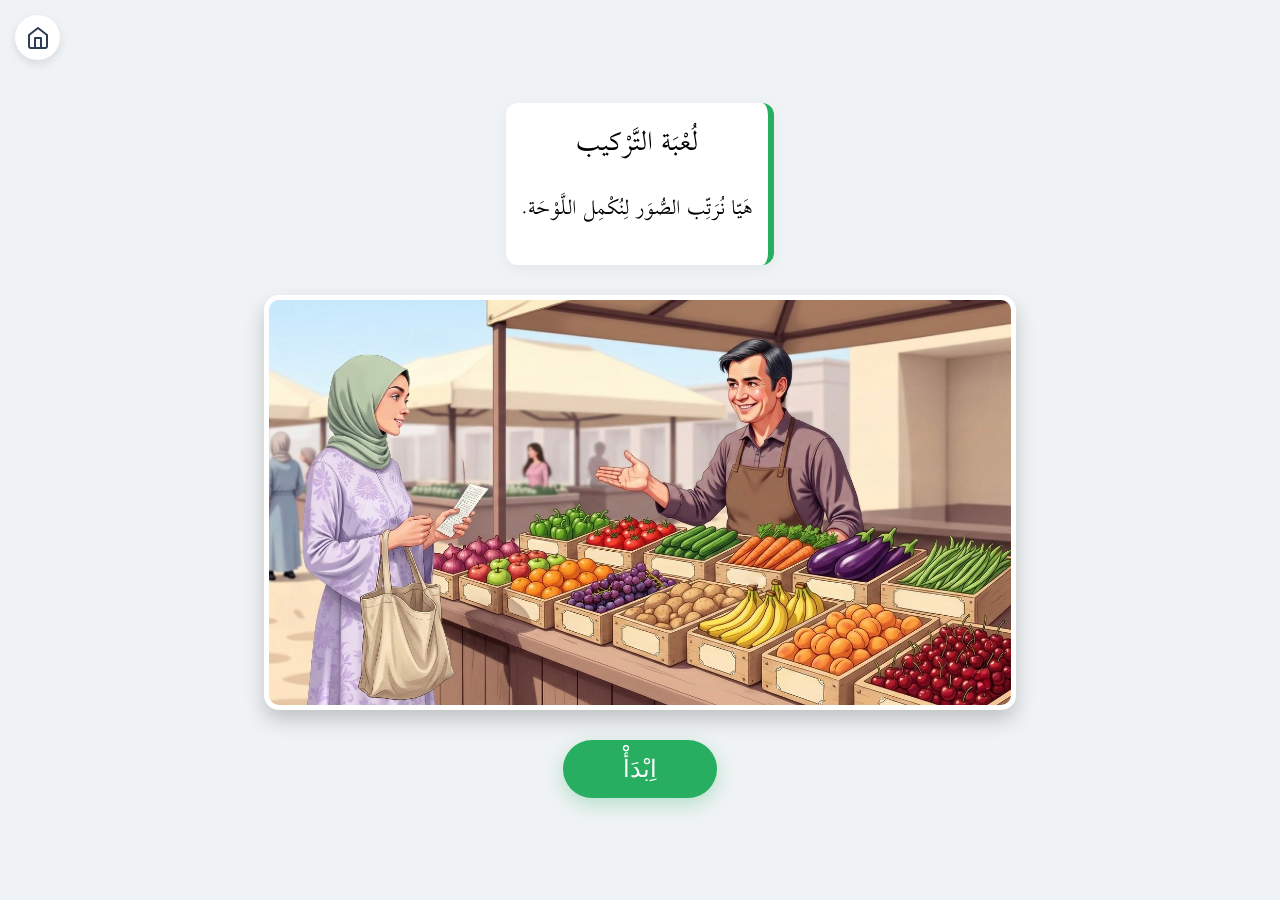
<file: yapboz.html>
<!DOCTYPE html>
<html lang="tr">
<head>
    <meta charset="UTF-8">
    <meta name="viewport" content="width=device-width, initial-scale=1.0, maximum-scale=1.0, user-scalable=no">
    <title>Arapça Yapboz - 16 Parça Full Screen</title>
    <style>
        :root {
            --primary: #2c3e50;
            --accent: #27ae60;
            --bg: #f0f3f5;
        }

         @font-face {
    font-family: 'Arakom';
    src: url('arakom.ttf') format('truetype');
    font-weight: normal;
    font-style: normal;
}

        html, body {
            margin: 0; padding: 0; width: 100%; height: 100%;
            overflow: hidden; font-family: 'Arakom', sans-serif;
            background-color: var(--bg);
            height: 100vh;
    width: 100vw;
        }


       /* Giriş sayfası için özel düzenleme */
#start-page {
    justify-content: center; /* Öğeleri dikeyde merkezler */
    gap: 30px; /* Görsel ve buton arasındaki mesafeyi sabitler */
}

/* Genel sayfa yapısını bozmamak için oyun sayfasını yukarı yasla */
#game-page {
    justify-content: flex-start;
}

/* intro-text'in üst boşluğunu sıfırla (zaten start-page merkezliyor) */
.intro-text {
    margin-top: 0 !important;
}
 
        

        .page {
            display: none; width: 100vw; height: 100vh;
            flex-direction: column; align-items: center;
            justify-content: space-between; padding: 10px;
            box-sizing: border-box;
        }

        .active { display: flex; }

        /* Navigasyon Butonları */
        .nav-icon {
            position: absolute; top: 15px; left: 15px;
            font-size: 1.5rem; text-decoration: none;
            background: white; width: 45px; height: 45px;
            display: flex; align-items: center; justify-content: center;
            border-radius: 50%; box-shadow: 0 4px 10px rgba(0,0,0,0.1);
            z-index: 1000; color: var(--primary); border: none; cursor: pointer;
        }

        /* Giriş Sayfası */
        .intro-text {
            text-align: center; direction: rtl;
            background: white; padding: 15px;
            border-radius: 12px; border-right: 6px solid var(--accent);
            box-shadow: 0 4px 15px rgba(0,0,0,0.05);
            margin-top: 50px;
        }

        .btn-start { 
            padding: 15px 60px; font-size: 1.5rem; 
            background: var(--accent); color: white; 
            border: none; border-radius: 40px; cursor: pointer;
            box-shadow: 0 6px 20px rgba(39, 174, 96, 0.3);
        }

        /* Oyun Alanı Tasarımı */
        .header { width: 100%; display: flex; justify-content: center; align-items: center; height: 10%; }
        #timer { font-size: 2rem; font-weight: bold; background: white; padding: 5px 25px; border-radius: 12px; border: 2px solid var(--primary); }

        .game-main { 
            display: flex; width: 100%; height: 88%; 
           justify-content: center;
            gap: 15px; padding: 0 10px; box-sizing: border-box;
        }

        .side-panel {
    flex: 1; 
    height: 90%; 
    background: rgba(255,255,255,0.5); 
    border: 2px dashed #bdc3c7; 
    display: flex; 
    flex-wrap: wrap;
    align-content: flex-start; 
    justify-content: center; 
    gap: 8px; 
    padding: 10px; 
    overflow-y: auto; /* overflow: hidden yerine auto yapıldı */
    border-radius: 15px;
    min-width: 120px;
}
        
        #puzzle-board { 
            display: grid; 
            grid-template-columns: repeat(4, 1fr); 
            grid-template-rows: repeat(4, 1fr);
            height: 75vh; aspect-ratio: 1 / 1; 
            background: #fff; border: 4px solid var(--primary); 
            box-shadow: 0 10px 30px rgba(0,0,0,0.15);
        }

        .slot { border: 1px solid #f0f0f0; display: flex; box-sizing: border-box; }
        
        .piece { 
    width: 17vh; 
    height: 17vh; 
    background-image: url('S64_PAZARDA.jpg'); 
    background-size: 400% 400%; 
    cursor: grab; 
    touch-action: none; 
    border: 1px solid rgba(0,0,0,0.1); 
    flex-shrink: 0;
    box-shadow: 3px 3px 8px rgba(0,0,0,0.15);
    border-radius: 4px;
}

        .slot .piece { 
    width: 100% !important; 
    height: 100% !important; 
    border: none; 
    box-shadow: none; 
}

        /* Kazandınız Mesajı */
        #win-overlay {
            display: none; position: fixed; top: 0; left: 0; width: 100%; height: 100%;
            background: rgba(0,0,0,0.9); z-index: 2000;
            flex-direction: column; align-items: center; justify-content: center; color: white; text-align: center;
        }
        .veciz-soz { font-size: 3.5rem; color: #f1c40f; direction: rtl; margin-bottom: 10px; }
        .win-info { font-size: 1.5rem; color: var(--accent); margin-bottom: 30px; }

        /* Mobil için boyut ayarı */
@media (max-width: 800px) {
    .game-main { flex-direction: column; }
    .side-panel { 
        width: 100%; 
        height: 12vh; /* Paneli daralttık */
        flex-direction: row; 
        flex: none; 
        overflow-x: auto; 
        white-space: nowrap;
    }
    #puzzle-board { height: 45vh; width: 45vh; }
    .piece { width: 9vh; height: 9vh; }
}
        }
    </style>
</head>
<body>
<body ondragover="event.preventDefault()">
<a href="index.html" id="home-btn" class="nav-icon">
    <svg width="24" height="24" viewBox="0 0 24 24" fill="none" stroke="currentColor" stroke-width="2" stroke-linecap="round" stroke-linejoin="round">
        <path d="M3 9l9-7 9 7v11a2 2 0 0 1-2 2H5a2 2 0 0 1-2-2z"></path>
        <polyline points="9 22 9 12 15 12 15 22"></polyline>
    </svg>
</a>

<button id="back-btn" class="nav-icon" style="display: none;" onclick="resetAndBack()">
    <svg width="24" height="24" viewBox="0 0 24 24" fill="none" stroke="currentColor" stroke-width="2" stroke-linecap="round" stroke-linejoin="round">
        <line x1="19" y1="12" x2="5" y2="12"></line>
        <polyline points="12 19 5 12 12 5"></polyline>
    </svg>
</button>

<div id="start-page" class="page active">
    <div class="intro-text">
        <h1 style="margin:0; font-weight: normal;"> لُعْبَة التَّرْكيب</h1>
        <p style="font-size: 1.5rem; font-weight: normal;">هَيّا نُرَتِّب الصُّوَر لِنُكْمِل اللَّوْحَة‫.‬</p>
    </div>
    <img src="S64_PAZARDA.jpg" style="max-height: 45vh; border: 5px solid white; border-radius: 15px; box-shadow: 0 10px 20px rgba(0,0,0,0.2);">
    <button class="btn-start" onclick="startGame()">اِبْدَأْ</button>
</div>

<div id="game-page" class="page">
    <div class="header-container" style="display: flex; justify-content: space-between; align-items: center; width: 100%; height: 12vh; padding: 0 20px; box-sizing: border-box;">
        <div id="header-left" style="flex: 1; display: flex; justify-content: flex-start;"></div> 
        
        <div id="header-middle" style="flex: 3; text-align: center;">
            <div class="game-instruction" style="direction: rtl; font-size: 2.8rem; color: var(--primary); margin: 0; font-weight: normal;"> هَيّا نُرَتِّب الصُّوَر لِنُكْمِل اللَّوْحَة!</div>
        </div>

        <div id="header-right" style="flex: 1; display: flex; justify-content: flex-end;">
            <div id="timer" style="font-size: 1.8rem; font-weight: normal; background: white; padding: 5px 20px; border-radius: 12px; border: 2px solid var(--primary);">00:00</div>
        </div>
    </div>

    <div class="game-main">
        <div id="left-bank" class="side-panel"></div>
        <div id="puzzle-board"></div>
        <div id="right-bank" class="side-panel"></div>
    </div>
</div>

<div id="win-overlay" style="display: none; position: fixed; top: 0; left: 0; width: 100%; height: 100%; background: rgba(0,0,0,0.95); z-index: 3000; flex-direction: column; align-items: center; justify-content: center; text-align: center; font-family: 'Arakom', sans-serif;">
    
    <div style="font-size: 7rem; color: #f1c40f; margin-bottom: 5px; font-weight: normal;">مُبارَك</div>
    
  

    <div id="final-stats" style="font-size: 5rem; color: var(--accent); margin-bottom: 50px; font-weight: normal; direction: rtl;">
        مُدَّةُ الإِكْمَال: <span id="timer-result">00:00</span>
    </div>
    
    <button class="btn-start" style="padding: 25px 80px; font-tipe: Aragon; font-size: 3.5rem; border-radius: 80px; background: var(--accent); color: white; border: none; cursor: pointer; box-shadow: 0 10px 40px rgba(39, 174, 96, 0.4);" onclick="location.reload()">
        اِلْعَبْ مَرَّةً أُخْرى
    </button>
</div>

<audio id="instruction-audio" src="yonergeyapboz.mp3"></audio>

    <script>
 let seconds = 0;
        let timerInterval;
        const audio = document.getElementById('instruction-audio');

        function startGame() {
            audio.play().catch(() => {});
            
            // Buton Kontrolleri
            document.getElementById('home-btn').style.display = 'none';
            const backBtn = document.getElementById('back-btn');
            backBtn.style.display = 'flex';
            
            // Geri butonunu oyun sayfasındaki sol boşluğa taşı
            document.getElementById('header-left').appendChild(backBtn);
            
            document.getElementById('start-page').classList.remove('active');
            document.getElementById('game-page').classList.add('active');
            
            resetTimer();
            startTimer();
            initPuzzle();
        }

        function initPuzzle() {
            const board = document.getElementById('puzzle-board');
            const banks = [document.getElementById('left-bank'), document.getElementById('right-bank')];
            board.innerHTML = '';
            banks[0].innerHTML = '';
            banks[1].innerHTML = '';

            let pieces = [];
            for (let i = 0; i < 16; i++) {
                const slot = document.createElement('div');
                slot.className = 'slot';
                slot.dataset.index = i;
                
                // Sürükleme olaylarını dinle
                slot.ondragover = e => e.preventDefault();
                slot.ondrop = drop;
                board.appendChild(slot);

                const piece = document.createElement('div');
                piece.className = 'piece';
                piece.id = 'p' + i;
                piece.draggable = true;
                piece.dataset.correct = i;

                const x = (i % 4) * (100 / 3);
                const y = Math.floor(i / 4) * (100 / 3);
                piece.style.backgroundPosition = `${x}% ${y}%`;
                
                piece.ondragstart = e => {
                    e.dataTransfer.setData('text', e.target.id);
                    e.target.style.opacity = "0.5";
                };
                piece.ondragend = e => e.target.style.opacity = "1";
                
                piece.ontouchstart = handleTouchStart;
                piece.ontouchend = handleTouchEnd;
                piece.ontouchmove = e => e.preventDefault(); // Kaydırmayı engelle

                pieces.push(piece);
            }

            // Karıştır ve dağıt
            let shuffled = [...pieces].sort(() => Math.random() - 0.5);
            shuffled.forEach((p, idx) => {
                banks[idx % 2].appendChild(p);
            });
        }

        function returnToBank(piece) {
            const leftBank = document.getElementById('left-bank');
            const rightBank = document.getElementById('right-bank');
            // Dengeleme yap
            if (leftBank.children.length <= rightBank.children.length) {
                leftBank.appendChild(piece);
            } else {
                rightBank.appendChild(piece);
            }
        }

        // MASAÜSTÜ BIRAKMA (DRAG & DROP)
        function drop(e) {
            e.preventDefault();
            const id = e.dataTransfer.getData('text');
            const draggedPiece = document.getElementById(id);
            const targetSlot = e.target.closest('.slot');

            if (targetSlot) {
                if (targetSlot.hasChildNodes() && targetSlot.firstChild !== draggedPiece) {
                    returnToBank(targetSlot.firstChild);
                }
                targetSlot.appendChild(draggedPiece);
            } else {
                // Eğer bir slota bırakılmadıysa (boşluğa veya panele bırakıldıysa)
                returnToBank(draggedPiece);
            }
            checkWin();
        }

        // MOBİL DOKUNMATİK (TOUCH)
        let selectedPiece = null;
        function handleTouchStart(e) {
            selectedPiece = e.target;
            selectedPiece.style.opacity = "0.7";
            selectedPiece.style.zIndex = "1000";
        }

        function handleTouchEnd(e) {
            if (!selectedPiece) return;
            selectedPiece.style.opacity = "1";
            selectedPiece.style.zIndex = "10";
            
            let touch = e.changedTouches[0];
            // Dokunulan noktanın altındaki elemanı bul
            let targetElement = document.elementFromPoint(touch.clientX, touch.clientY);
            
            // En yakın slotu bulmaya çalış
            const dropSlot = targetElement ? targetElement.closest('.slot') : null;

            if (dropSlot) {
                if (dropSlot.hasChildNodes() && dropSlot.firstChild !== selectedPiece) {
                    returnToBank(dropSlot.firstChild);
                }
                dropSlot.appendChild(selectedPiece);
            } else {
                // Slot dışındaki her yer (yan paneller dahil) bankaya geri gönderir
                returnToBank(selectedPiece);
            }
            
            checkWin();
            selectedPiece = null;
        }

        function checkWin() {
            const slots = document.querySelectorAll('.slot');
            let correct = 0;
            slots.forEach(slot => {
                const p = slot.firstChild;
                if (p && p.dataset.correct == slot.dataset.index) correct++;
            });
            if (correct === 16) {
                clearInterval(timerInterval);
                const finalTime = document.getElementById('timer').innerText;
                document.getElementById('final-stats').innerText = "مُدَّة الإِكْمال: " + finalTime;
                setTimeout(() => document.getElementById('win-overlay').style.display = 'flex', 500);
            }
        }

        function startTimer() {
            timerInterval = setInterval(() => {
                seconds++;
                let mins = Math.floor(seconds / 60).toString().padStart(2, '0');
                let secs = (seconds % 60).toString().padStart(2, '0');
                document.getElementById('timer').innerText = `${mins}:${secs}`;
            }, 1000);
        }

        function resetTimer() {
            clearInterval(timerInterval);
            seconds = 0;
            document.getElementById('timer').innerText = "00:00";
        }

        function resetAndBack() {
            resetTimer();
            const backBtn = document.getElementById('back-btn');
            backBtn.style.display = 'none';
            document.body.appendChild(backBtn);
            document.getElementById('home-btn').style.display = 'flex';
            document.getElementById('game-page').classList.remove('active');
            document.getElementById('start-page').classList.add('active');
        }

        // ÖNEMLİ: Masaüstünde dışarı bırakmayı aktif etmek için 
        // body üzerinde ondragover="event.preventDefault()" olmalı.
        document.body.addEventListener('dragover', e => e.preventDefault());
        document.body.addEventListener('drop', drop);
    </script>
</body>
</html>
</file>
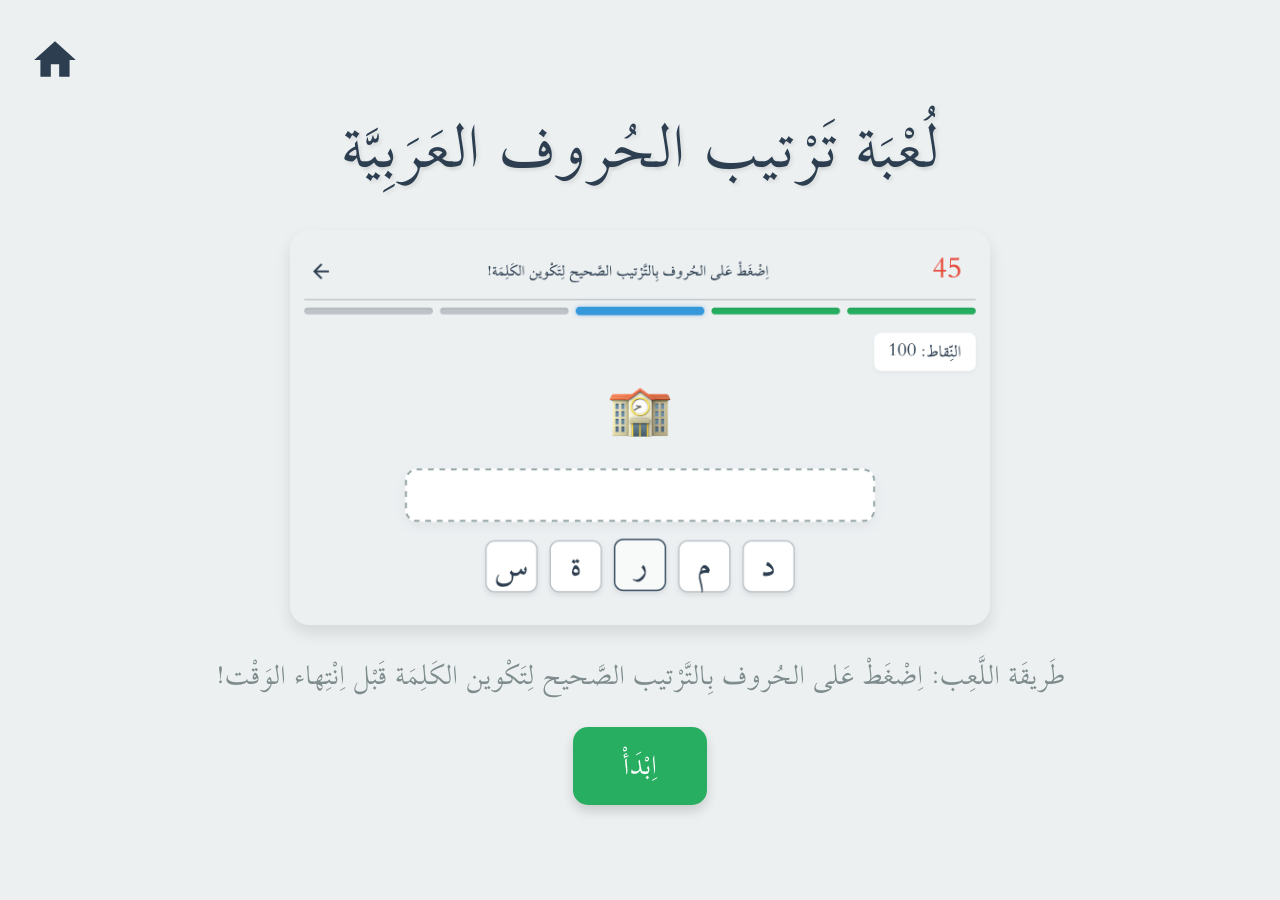
<file: yaz.html>
<!DOCTYPE html>
<html lang="ar" dir="rtl">
<head>
    <meta charset="UTF-8">
    <meta name="viewport" content="width=device-width, initial-scale=1.0">
    <title>لُعْبَة تَرْتيب الحُروف العَرَبِيَّة</title>
    <style>
    h1, h2, h3, h4, h5, h6, strong, b { font-weight: normal !important; }

        /* Arakom Yazı Tipi Tanımlaması */
        @font-face {
            font-family: 'Arakom';
            src: url('arakom.ttf') format('truetype');
            font-weight: normal;
            font-style: normal;
        }

        :root {
            --primary-color: #2c3e50;
            --accent-color: #27ae60;
            --error-color: #e74c3c;
            --bg-color: #ecf0f1;
            --text-color: #2c3e50;
            --card-bg: #ffffff;
        }

        * {
            box-sizing: border-box;
            margin: 0;
            padding: 0;
            user-select: none;
        }

        /* Tüm belgede Arakom kullanımı */
        body {
            font-family: 'Arakom', 'Segoe UI', Tahoma, Geneva, Verdana, sans-serif;
            background-color: var(--bg-color);
            color: var(--text-color);
            width: 100vw;
            height: 100dvh;
            overflow: hidden;
            display: flex;
            justify-content: center;
            align-items: center;
        }

        /* --- شاشات اللعبة --- */
        #start-screen, #game-screen, #result-screen {
            width: 100vw;
            height: 100dvh;
            display: flex;
            flex-direction: column;
            padding: 30px;
            box-sizing: border-box;
        }

        #game-screen, #result-screen {
            display: none;
        }

        /* --- الهيدر (العناصر العلوية) --- */
        /* 4. Oyun alanındaki üst çubuğun (Header) yüksekliğini dinamik yapalım */
        header {
            display: flex;
            justify-content: space-between;
            align-items: center;
            width: 100%;
            padding: 2px 0;
            border-bottom: 3px solid #bdc3c7;
        }

        .icon-btn {
            background: none;
            border: none;
            cursor: pointer;
            padding: 10px;
            border-radius: 50%;
            transition: background 0.3s, transform 0.2s;
            display: flex;
            align-items: center;
            justify-content: center;
        }

        .icon-btn:hover {
            background: #d5dbdb;
            transform: scale(1.1);
        }

        .icon-btn svg {
            width: 50px;
            height: 50px;
            fill: var(--text-color);
        }

        .instruction-text {
            font-size: 3.2rem;
            font-weight: normal;
            text-align: center;
            flex-grow: 1;
            color: var(--primary-color);
            margin: 5px 0;
        }

        .timer-modern {
            position: absolute;
            left: 30px;
            top: 220px;
            width: 120px;
            height: 120px;
            background: #ffffff;
            border-radius: 50%;
            display: flex;
            align-items: center;
            justify-content: center;
            box-shadow: 0 10px 25px rgba(231, 76, 60, 0.2), inset 0 0 0 8px #f1c40f;
            border: 4px solid #fff;
            z-index: 10;
            transition: all 0.3s ease;
        }
        
        .timer-modern .timer-text {
            font-size: 3.5rem;
            color: #e74c3c;
            margin-top: 5px;
        }

        @keyframes timerPulse {
            0% { transform: scale(1); box-shadow: 0 10px 25px rgba(231, 76, 60, 0.2), inset 0 0 0 8px #f1c40f; }
            50% { transform: scale(1.05); box-shadow: 0 15px 35px rgba(231, 76, 60, 0.4), inset 0 0 0 8px #e74c3c; }
            100% { transform: scale(1); box-shadow: 0 10px 25px rgba(231, 76, 60, 0.2), inset 0 0 0 8px #f1c40f; }
        }
        
        .timer-modern.danger {
            animation: timerPulse 1s infinite;
        }

        /* --- شريط التقدم (Progress Bar) - Çizgi Görünümü İçin İnceldi --- */
        .progress-bar {
            display: flex;
            justify-content: space-between;
            gap: 15px;
            width: 100%;
            height: 25px;
            margin-top: 25px;
        }

        .progress-step {
            flex: 1;
            background-color: #bdc3c7;
            border-radius: 8px;
            transition: all 0.3s ease;
            box-shadow: inset 0 2px 4px rgba(0,0,0,0.1);
        }

        .progress-step.active {
            background-color: #3498db;
            transform: scaleY(1.2); /* Sadece dikeyde hafif büyür */
            box-shadow: 0 0 10px rgba(52, 152, 219, 0.5);
        }

        .progress-step.correct {
            background-color: var(--accent-color);
        }

        .progress-step.wrong {
            background-color: var(--error-color);
            animation: shake 0.3s ease-in-out;
        }

        /* --- محتوى شاشة البداية --- */
        /* 1. Başlangıç ekranındaki boşlukları ekran yüksekliğine (vh) duyarlı yapalım */
        .start-content {
            flex-grow: 1;
            display: flex;
            flex-direction: column;
            justify-content: center;
            align-items: center;
            text-align: center;
            gap: 3vh; /* Sabit 40px yerine ekran yüksekliğine göre boşluk */
        }
        .start-content h1 {
            font-size: 4.5rem;
            color: var(--primary-color);
            text-shadow: 2px 2px 4px rgba(0,0,0,0.1);
        }

        .start-content p {
            font-size: 2rem;
            color: #7f8c8d;
        }

        .main-btn {
            font-size: 2rem; /* Eskiden 3rem idi, küçültüldü */
            font-weight: normal;
            padding: 15px 50px; /* Eskiden 20px 80px idi, boşluklar azaltıldı */
            background-color: var(--accent-color);
            color: white;
            border: none;
            border-radius: 15px; /* Köşe yuvarlaması hafifçe daraltıldı */
            cursor: pointer;
            box-shadow: 0 6px 12px rgba(0,0,0,0.15); /* Gölge boyutu butona uyarlandı */
            transition: all 0.2s;
            font-family: 'Arakom', sans-serif;
        }

        .main-btn:hover {
            background-color: #219653;
            transform: translateY(-4px);
            box-shadow: 0 12px 20px rgba(0,0,0,0.2);
        }

        .main-btn:active {
            transform: translateY(2px);
        }

        /* --- محتوى شاشة اللعب --- */
        .game-content {
            flex-grow: 1;
            display: flex;
            flex-direction: column;
            justify-content: space-around;
            align-items: center;
            width: 100%;
            height: 84%;
            padding: 20px 0;
        }

        .score-board {
            position: absolute;
            right: 30px;
            top: 90px;
            font-size: 2.5rem;
            font-weight: normal;
            color: var(--primary-color);
            background: white;
            padding: 10px 30px;
            border-radius: 15px;
            box-shadow: 0 4px 6px rgba(0,0,0,0.05);
            z-index: 10;
        }
        
        .game-content {
            display: flex;
            flex-direction: column;
            align-items: center;
            justify-content: flex-end;
            flex-grow: 1;
            width: 100%;
            position: relative;
            padding-bottom: 35px;
        }

        .emoji {
            font-size: clamp(5rem, 12vh, 12rem); /* Uzun kelimelerde sığması için esnek font */
            line-height: 1;
            animation: bounce 2s infinite;
            margin: auto 0;
            flex-shrink: 1; /* Alana sıkışırsa ufalsın */
        }

        .word-box {
            font-size: 5rem;
            min-height: 7rem;
            width: 70%;
            max-width: 1000px;
            padding: 10px 40px;
            background: var(--card-bg);
            border: 4px dashed #95a5a6;
            border-radius: 25px;
            text-align: center;
            display: flex;
            align-items: center;
            justify-content: center;
            box-shadow: 0 10px 20px rgba(0,0,0,0.05);
            margin-bottom: 30px;
        }

        .letters-container {
            display: flex;
            flex-wrap: wrap;
            justify-content: center;
            gap: 25px;
            width: 90%;
            max-width: 1200px;
        }

        .letter-btn {
            font-size: 4.5rem;
            font-weight: normal;
            background: var(--card-bg);
            border: 3px solid #bdc3c7;
            border-radius: 20px;
            min-width: 130px;
            height: 130px;
            display: flex;
            align-items: center;
            justify-content: center;
            cursor: pointer;
            box-shadow: 0 6px 10px rgba(0,0,0,0.1);
            transition: all 0.2s;
            color: var(--primary-color);
            font-family: 'Arakom', sans-serif;
        }

        .letter-btn:hover {
            background: #f8f9f9;
            border-color: #34495e;
            transform: translateY(-3px);
        }

        .letter-btn.error {
            background: var(--error-color);
            color: white;
            border-color: var(--error-color);
        }

        .hidden {
            visibility: hidden;
            opacity: 0;
            transform: scale(0.8);
            transition: all 0.2s;
        }

        /* 2. Resim genişliğini korurken yüksekliğini sınırlandıralım ki buton aşağı taşmasın */
        .start-img {
            width: 100%;
            max-width: 700px;
            max-height: 50vh; /* Ekran yüksekliğinin %35'ini geçmesin */
            height: auto;
            border-radius: 20px;
            box-shadow: 0 8px 16px rgba(0,0,0,0.1);
            object-fit: contain;
        }

         /* 3. Anasayfa ikonu için serbest (bağımsız) konumlandırma sınıfı */
        .home-free-btn {
            position: absolute;
            top: 25px;
            left: 20px; /* Ekranın sol üst köşesine sabitler */
            z-index: 100;
        }

        /* --- شاشة النتيجة (Sonuç Ekranı) --- */
        #result-screen {
            justify-content: center;
            align-items: center;
        }

        .result-card {
            background: var(--card-bg);
            padding: 60px;
            border-radius: 30px;
            box-shadow: 0 15px 40px rgba(0,0,0,0.15);
            text-align: center;
            display: flex;
            flex-direction: column;
            gap: 30px;
            border: 5px solid var(--accent-color);
            min-width: 50%;
        }

        .result-card h1 {
            font-size: 5rem;
            margin: 0;
        }

        .result-card .final-score {
            font-size: 6rem;
            color: var(--text-color);
            font-weight: normal;
            margin: 20px 0;
        }

        #home-btn {
            background-color: var(--primary-color);
        }
        #home-btn:hover {
            background-color: #1a252f;
        }

        /* --- الرسوم المتحركة --- */
        @keyframes bounce {
            0%, 100% { transform: translateY(0); }
            50% { transform: translateY(-15px); }
        }

        @keyframes shake {
            0%, 100% { transform: translateX(0); }
            20%, 60% { transform: translateX(-8px); }
            40%, 80% { transform: translateX(8px); }
        }
    /* --- استجابة الجوال (Mobil Uyum - Responsive Design) --- */
        @media (max-width: 768px) {
            body {
                overflow: hidden !important; /* Scroll yasaklandı, her şey ekrana sığacak */
            }
            .instruction-text { font-size: 1.5rem; margin: 2px 0; }
            .start-content { gap: 2vh; }
            .start-content h1 { font-size: 2rem; margin-bottom: 5px; }
            .start-content p { font-size: 1rem; }
            .main-btn { font-size: 1.2rem; padding: 8px 25px; }
            .icon-btn svg { width: 30px; height: 30px; }

            .timer-modern {
                top: 180px; left: 10px;
                width: 65px; height: 65px;
                border-width: 3px;
            }
            .timer-modern .timer-text { font-size: 2rem; margin-top: 0; }
            
            .score-board {
                top: 180px; right: 10px;
                font-size: 1.6rem;
                padding: 6px 14px;
            }

            .game-content { padding: 5px 0; justify-content: space-evenly; position: static !important; }
            .emoji { font-size: clamp(5rem, 18vh, 8rem); margin: 10px 0; flex-shrink: 1; }
            
            .word-box {
                font-size: 2.5rem;
                min-height: 4rem;
                width: 98%;
                padding: 5px 15px;
                margin-bottom: 5px;
            }
            
            .letters-container { gap: 5px; width: 100%; justify-content: center; }
            
            .letter-btn {
                font-size: 2.2rem;
                min-width: 55px;
                height: 55px;
                border-radius: 8px;
                border-width: 2px;
            }

            .result-card { padding: 20px; min-width: 90%; }
            .result-card h1 { font-size: 2.5rem; }
            .result-card .final-score { font-size: 3rem; }
        }

        @media (max-width: 480px) {
            .timer-modern { top: 170px; left: 5px; width: 55px; height: 55px; border-width: 3px; }
            .timer-modern .timer-text { font-size: 1.6rem; }
            .score-board { top: 170px; right: 5px; font-size: 1.4rem; padding: 5px 10px; }
            .emoji { font-size: clamp(4rem, 15vh, 7rem); margin: 5px 0; }
            .letter-btn { min-width: 50px; height: 50px; font-size: 2rem; }
            .word-box { font-size: 2rem; min-height: 3.5rem; }
        }
    
    
        /* --- CİHAZ DÖNDÜRME UYARISI VE MOBİL YATAY KLAVYE DESTEĞİ --- */
        #rotate-message {
            display: none; 
            position: fixed;
            top: 0; left: 0; width: 100%; height: 100dvh;
            background-color: #2c3e50; 
            z-index: 99999; 
            flex-direction: column;
            align-items: center; justify-content: center;
            color: white; text-align: center;
        }
        .phone-animation {
            width: 60px; height: 100px;
            border: 4px solid white; border-radius: 10px;
            animation: rotate-phone 2s infinite ease-in-out;
            margin-bottom: 35px; position: relative;
        }
        .phone-animation::before {
            content: ''; position: absolute;
            top: 25px; left: 50%; transform: translateX(-50%);
            width: 20%; height: 4px; background: white; border-radius: 2px;
        }
        @keyframes rotate-phone {
            0% { transform: rotate(90deg); opacity: 1; }
            25% { transform: rotate(0deg); opacity: 1; }
            70% { transform: rotate(0deg); opacity: 1; }
            100% { transform: rotate(0deg); opacity: 0; }
        }
        .rotate-text { font-size: 2.5rem; font-family: 'Arakom', Tahoma, sans-serif; }

        /* YATAY OYNANIŞ YASAKLANDI (SADECE DİKEYE İZİN VERİLDİ) */
        @media only screen and (max-width: 950px) and (orientation: landscape) {
            #rotate-message { display: none !important; }
        }

        /* MOBİL YATAY EKRAN (LANDSCAPE) ÖZEL KOMPAKT TASARIM */
        @media screen and (max-height: 500px) and (max-width: 950px) {
            body {
                overflow-y: auto !important;
                height: auto !important;
                min-height: 100dvh;
                align-items: flex-start;
                padding-top: 5px; padding-bottom: 5px;
            }
            
            /* 1. Üst Menü ve Başlık Küçültme */
            .icon-btn svg { width: 30px; height: 30px; }
            .instruction-text { font-size: 1.5rem; margin: 2px 0; }
            
            /* 2. Başlangıç Ekranı Kompaktlaştırma */
            .start-content { gap: 1vh; justify-content: flex-start; padding-top: 25px; }
            .start-content h1 { font-size: 2rem; margin-bottom: 2px; }
            .start-content p { display: none; /* Açıklama yatayda yer kaplamasın */ }
            .start-img { max-height: 25vh; max-width: 250px; margin-bottom: 5px; }
            .main-btn { font-size: 1.2rem; padding: 8px 30px; }
            
            /* 3. Oyun Ekranı Elemanları (Emoji ve Kutular) */
            .game-content { padding: 5px 0; justify-content: flex-start; gap: 5px; }
            .emoji { font-size: 3.5rem; margin: 5px 0; animation: none; /* Dikey alanı korumak için animasyon iptal */ }
            .word-box { font-size: 2.2rem; min-height: 3.5rem; padding: 5px 15px; margin-bottom: 5px; width: 98%; border-width: 2px; }
            .letters-container { gap: 5px; }
            .letter-btn { font-size: 1.8rem; min-width: 45px; height: 45px; border-width: 2px; border-radius: 8px; }
            
            /* 4. UI Elementleri (Skor, Süre) */
            .timer-modern { top: 5px; left: 5px; width: 45px; height: 45px; border-width: 2px; }
            .timer-modern .timer-text { font-size: 1.2rem; }
            .score-board { top: 5px; right: 5px; font-size: 1rem; padding: 5px 10px; }
            
            /* 5. Sonuç Ekranı */
            .result-card { padding: 15px; gap: 10px; min-width: 80%; }
            .result-card h1 { font-size: 2rem; }
            .result-card .final-score { font-size: 2.5rem; margin: 5px 0; }
        }

    </style>

    

    
</head>
<body>

    <!-- CİHAZ DÖNDÜRME UYARISI (TÜM OYUNLAR ORTAK) -->
    <div id="rotate-message" style="display: none;">
        <div class="phone-animation"></div>
        <div class="rotate-text">يُرْجى تَدْوير الجِهاز</div> 
    </div>


    <audio id="instruction-audio" src="yonergeyaz.mp3"></audio>

    <div id="start-screen">
        <!-- Anasayfa ikonu artık sayfa akışından bağımsız, sol üstte serbest duracak -->
        <a href="index.html" class="icon-btn home-free-btn" title="الصفحة الرئيسية">
            <svg viewBox="0 0 24 24">
                <path d="M10 20v-6h4v6h5v-8h3L12 3 2 12h3v8z"/>
            </svg>
        </a>
        
        <div class="start-content">
            <h1>لُعْبَة تَرْتيب الحُروف العَرَبِيَّة</h1>
            <img src="ornek.png" alt="Oyun Görseli" class="start-img"> 
            <p>طَريقَة اللَّعِب: اِضْغَطْ عَلى الحُروف بِالتَّرْتيب الصَّحيح لِتَكْوين الكَلِمَة قَبْل اِنْتِهاء الوَقْت!</p>
            <button id="start-btn" class="main-btn">اِبْدَأْ</button>
        </div>
    </div>

    <div id="game-screen">
        <header>
            <div class="instruction-text">
                اِضْغَطْ عَلى الحُروف بِالتَّرْتيب الصَّحيح لِتَكْوين الكَلِمَة!
            </div>
            <button class="icon-btn" id="back-btn" title="العَوْدَة لِلخَلْف">
                <svg viewBox="0 0 24 24">
                    <path d="M20 11H7.83l5.59-5.59L12 4l-8 8 8 8 1.41-1.41L7.83 13H20v-2z"/>
                </svg>
            </button>
        </header>

        <div class="progress-bar" id="progress-bar"></div>
        
        <div class="timer-modern" id="timer-modern">
            <div id="timer" class="timer-text">60</div>
        </div>
        
        <div class="game-content">
            <div class="score-board">النِّقاط: <span id="score-display">100</span></div>
            <div id="emoji-display" class="emoji"></div>
            <div id="word-box" class="word-box"></div>
            <div id="letters-container" class="letters-container"></div>
        </div>
    </div>

    <div id="result-screen">
        <div class="result-card" id="result-card">
            <h1 id="result-title">تَهَانِينَا!</h1>
            <div class="final-score" id="final-score-display">النَّتيجَة: 100</div>
            <button id="home-btn" class="main-btn">العَوْدَة لِلرَّئيسِيَّة</button>
        </div>
    </div>

    <script>
       const allWords = [
            { cleanWord: "أستيقظ", displayWord: "أَسْتَيْقِظُ", emoji: "🌅" },
            { cleanWord: "أتوضأ", displayWord: "أَتَوَضَّأُ", emoji: "💧" },
            { cleanWord: "أصلي", displayWord: "أُصَلّي", emoji: "🕌" },
            { cleanWord: "فطور", displayWord: "فَطور", emoji: "🍳" },
            { cleanWord: "غداء", displayWord: "غَداء", emoji: "🍲" },
            { cleanWord: "عشاء", displayWord: "عَشاء", emoji: "🍽️" },
            { cleanWord: "مدرسة", displayWord: "مَدْرَسَة", emoji: "🏫" },
            { cleanWord: "بيت", displayWord: "بَيْت", emoji: "🏠" },
            { cleanWord: "ألبس", displayWord: "أَلْبَسُ", emoji: "👕" },
            { cleanWord: "ملابس", displayWord: "مَلابِس", emoji: "👔" },
            { cleanWord: "أرجع", displayWord: "أَرْجِعُ", emoji: "🔙" },
            { cleanWord: "أدرس", displayWord: "أَدْرُسُ", emoji: "📖" },
            { cleanWord: "أنام", displayWord: "أَنامُ", emoji: "😴" },
            { cleanWord: "صباح", displayWord: "صَباح", emoji: "🌤️" },
            { cleanWord: "ظهر", displayWord: "ظُهْر", emoji: "☀️" },
            { cleanWord: "مساء", displayWord: "مَساء", emoji: "🌆" },
            { cleanWord: "ليل", displayWord: "لَيْل", emoji: "🌙" },
            { cleanWord: "ساعة", displayWord: "ساعَة", emoji: "⏰" },
            { cleanWord: "زيتون", displayWord: "زَيْتون", emoji: "🫒" },
            { cleanWord: "جبن", displayWord: "جُبْن", emoji: "🧀" },
            { cleanWord: "حليب", displayWord: "حَليب", emoji: "🥛" },
            { cleanWord: "لحم", displayWord: "لَحْم", emoji: "🥩" },
            { cleanWord: "أرز", displayWord: "أُرْز", emoji: "🍚" },
            { cleanWord: "سمك", displayWord: "سَمَك", emoji: "🐟" },
            { cleanWord: "سلطة", displayWord: "سَلَطَة", emoji: "🥗" },
            { cleanWord: "دجاج", displayWord: "دَجاج", emoji: "🍗" },
            { cleanWord: "كفتة", displayWord: "كُفْتَة", emoji: "🧆" },
            { cleanWord: "مكرونة", displayWord: "مَكَرونَة", emoji: "🍝" },
            { cleanWord: "عسل", displayWord: "عَسَل", emoji: "🍯" },
            { cleanWord: "زبدة", displayWord: "زُبْدَة", emoji: "🧈" },
            { cleanWord: "عصير", displayWord: "عَصير", emoji: "🧃" },
            { cleanWord: "شاي", displayWord: "شاي", emoji: "🍵" },
            { cleanWord: "قهوة", displayWord: "قَهْوَة", emoji: "☕" },
            { cleanWord: "الاثنين", displayWord: "الاِثْنَيْن", emoji: "📅" },
            { cleanWord: "الثلاثاء", displayWord: "الثُّلاثاء", emoji: "📅" },
            { cleanWord: "الأربعاء", displayWord: "الأَرْبِعاء", emoji: "📅" },
            { cleanWord: "الخميس", displayWord: "الخَميس", emoji: "📅" },
            { cleanWord: "الجمعة", displayWord: "الجُمُعَة", emoji: "📅" },
            { cleanWord: "السبت", displayWord: "السَّبْت", emoji: "📅" },
            { cleanWord: "الأحد", displayWord: "الأَحَد", emoji: "📅" }
        ];

        const ROUND_LENGTH = 5;

        let currentRoundWords = [];
        let score = 100;
        let timeLeft = 60;
        let timerInterval;
        let currentWordIndex = 0;
        let expectedLetterIndex = 0;
        let wordMistakeTrack = Array(ROUND_LENGTH).fill(false);
         // --- SES ÜRETİMİ (WEB AUDIO API) ---
let audioCtx;

// Tarayıcı politikaları gereği ses motorunu kullanıcı etkileşimiyle başlatmalıyız
function initAudio() {
    if (!audioCtx) {
        audioCtx = new (window.AudioContext || window.webkitAudioContext)();
    }
    if (audioCtx.state === 'suspended') {
        audioCtx.resume();
    }
}

// Temel sinüs dalgası üretici fonksiyon
function playBeep(frequency, duration) {
    initAudio();
    const oscillator = audioCtx.createOscillator();
    const gainNode = audioCtx.createGain();

    oscillator.type = 'sine'; // Sinüs dalgası
    oscillator.frequency.setValueAtTime(frequency, audioCtx.currentTime);

    // Sesin patlamaması için yumuşak bir sönümlenme (fade-out) ekliyoruz
    gainNode.gain.setValueAtTime(0.2, audioCtx.currentTime); // Başlangıç ses seviyesi
    gainNode.gain.exponentialRampToValueAtTime(0.01, audioCtx.currentTime + duration);

    oscillator.connect(gainNode);
    gainNode.connect(audioCtx.destination);

    oscillator.start();
    oscillator.stop(audioCtx.currentTime + duration);
}

// Oyuna özel ses efektleri
function playClickSound() {
    playBeep(600, 0.1); // Doğru dokunma: Kısa, ince bir 'bip'
}

function playErrorSound() {
    playBeep(200, 0.3); // Hata: Daha uzun, kalın bir ses
}

const successMp3Files = ['ahsent_female.mp3', 'ahsent_male.mp3', 'mumtaz_female.mp3', 'mumtaz_male.mp3', 'rai_female.mp3', 'rai_male.mp3'];
function playSuccessSound() {
    if (Math.random() < 0.4) {
        let randomMp3 = successMp3Files[Math.floor(Math.random() * successMp3Files.length)];
        let audio = new Audio(randomMp3);
        audio.play().catch(e => {
            if (typeof playBeep === "function") {
                playBeep(400, 0.15);
                setTimeout(() => playBeep(600, 0.3), 150);
            }
        });
    } else {
        if (typeof playBeep === "function") {
            playBeep(400, 0.15);
            setTimeout(() => playBeep(600, 0.3), 150);
        }
    }
}

        const startScreen = document.getElementById('start-screen');
        const gameScreen = document.getElementById('game-screen');
        const resultScreen = document.getElementById('result-screen');
        const startBtn = document.getElementById('start-btn');
        const backBtn = document.getElementById('back-btn');
        const homeBtn = document.getElementById('home-btn');
        const instructionAudio = document.getElementById('instruction-audio');
        const timerDisplay = document.getElementById('timer');
        const scoreDisplay = document.getElementById('score-display');
        const emojiDisplay = document.getElementById('emoji-display');
        const wordBox = document.getElementById('word-box');
        const lettersContainer = document.getElementById('letters-container');
        const progressBar = document.getElementById('progress-bar');
        
        const resultCard = document.getElementById('result-card');
        const resultTitle = document.getElementById('result-title');
        const finalScoreDisplay = document.getElementById('final-score-display');

        function getRandomWords(pool, count) {
            let shuffled = pool.slice();
            for (let i = shuffled.length - 1; i > 0; i--) {
                const j = Math.floor(Math.random() * (i + 1));
                [shuffled[i], shuffled[j]] = [shuffled[j], shuffled[i]];
            }
            return shuffled.slice(0, count);
        }

        // Kelimeler kaldırıldı, sadece çizgi kutuları oluşturuluyor
        function initProgressBar() {
            progressBar.innerHTML = "";
            currentRoundWords.forEach((word, idx) => {
                const step = document.createElement('div');
                step.className = 'progress-step';
                step.id = `step-${idx}`;
                progressBar.appendChild(step);
            });
        }

       
       startBtn.addEventListener('click', () => {
    initAudio(); // Web Audio motorunu başlat veya uyandır
    
    startScreen.style.display = 'none';
    gameScreen.style.display = 'flex';
    
    instructionAudio.currentTime = 0;
    instructionAudio.play().catch(e => console.log("Audio play blocked: " + e));
    
    resetFullGame();
});

        backBtn.addEventListener('click', () => {
            clearInterval(timerInterval);
            gameScreen.style.display = 'none';
            startScreen.style.display = 'flex';
        });

        homeBtn.addEventListener('click', () => {
            resultScreen.style.display = 'none';
            startScreen.style.display = 'flex';
        });

        function resetFullGame() {
            score = 100;
            timeLeft = 60;
            currentWordIndex = 0;
            wordMistakeTrack = Array(ROUND_LENGTH).fill(false);
            
            currentRoundWords = getRandomWords(allWords, ROUND_LENGTH);
            
            updateScore();
            initProgressBar();
            loadWord(currentWordIndex);
            startTimer();
        }

        function startTimer() {
            timerDisplay.innerText = timeLeft;
            clearInterval(timerInterval);
            timerInterval = setInterval(() => {
                timeLeft--;
                timerDisplay.innerText = timeLeft;
                if (timeLeft <= 0) {
                    clearInterval(timerInterval);
                    endGame(false); 
                }
            }, 1000);
        }

        function loadWord(index) {
            expectedLetterIndex = 0;
            wordBox.innerText = "";
            lettersContainer.innerHTML = "";
            
            for(let i=0; i<ROUND_LENGTH; i++) {
                const step = document.getElementById(`step-${i}`);
                if(step) step.classList.remove('active');
            }
            const currentStep = document.getElementById(`step-${index}`);
            if (currentStep) currentStep.classList.add('active');

            const currentWordObj = currentRoundWords[index];
            emojiDisplay.innerText = currentWordObj.emoji;

            let lettersArray = currentWordObj.cleanWord.split('');
            lettersArray = shuffleArray(lettersArray);

            lettersArray.forEach(letter => {
                const btn = document.createElement('button');
                btn.className = 'letter-btn';
                btn.innerText = letter;
                btn.onclick = () => handleLetterClick(letter, btn);
                lettersContainer.appendChild(btn);
            });
        }

        function handleLetterClick(clickedLetter, btnElement) {
    const currentWordObj = currentRoundWords[currentWordIndex];
    const expectedLetter = currentWordObj.cleanWord[expectedLetterIndex];

    if (clickedLetter === expectedLetter) {
        // DOĞRU HARFE TIKLANDIĞINDA
        playClickSound(); 
        
        btnElement.classList.add('hidden');
        wordBox.innerText += clickedLetter;
        expectedLetterIndex++;

        if (expectedLetterIndex === currentWordObj.cleanWord.length) {
            wordBox.innerText = currentWordObj.displayWord; 
            
            // KELİME BAŞARIYLA TAMAMLANDIĞINDA
            playSuccessSound();
            
            const currentStep = document.getElementById(`step-${currentWordIndex}`);
            if (!wordMistakeTrack[currentWordIndex]) {
                currentStep.classList.add('correct');
            }
            
            setTimeout(() => {
                currentWordIndex++;
                if (currentWordIndex < ROUND_LENGTH) {
                    loadWord(currentWordIndex);
                } else {
                    clearInterval(timerInterval);
                    endGame(true); 
                }
            }, 600);
        }
    } else {
        // YANLIŞ HARFE TIKLANDIĞINDA
        playErrorSound();
        
        score -= 3;
        if (score < 0) score = 0;
        updateScore();

        wordMistakeTrack[currentWordIndex] = true;
        const currentStep = document.getElementById(`step-${currentWordIndex}`);
        if (currentStep) currentStep.classList.add('wrong');

        btnElement.classList.add('error');
        setTimeout(() => {
            btnElement.classList.remove('error');
        }, 300);
    }
}

        function updateScore() {
            scoreDisplay.innerText = score;
        }

        function endGame(isWin) {
            if (!isWin) {
                let uncompletedWordsCount = ROUND_LENGTH - currentWordIndex;
                if(uncompletedWordsCount > 0) {
                    score -= (uncompletedWordsCount * 20);
                }
                if (score < 0) score = 0;
                updateScore();

                resultTitle.innerText = "اِنْتَهى الْوَقْت!"; 
                resultTitle.style.color = "var(--error-color)";
                resultCard.style.borderColor = "var(--error-color)";
            } else {
                resultTitle.innerText = "تَهانينا"; 
                resultTitle.style.color = "var(--accent-color)";
                resultCard.style.borderColor = "var(--accent-color)";
            }

            finalScoreDisplay.innerText = "النَّتيجَة: " + score; 
            
            gameScreen.style.display = 'none';
            resultScreen.style.display = 'flex';
        }

        function shuffleArray(array) {
            for (let i = array.length - 1; i > 0; i--) {
                const j = Math.floor(Math.random() * (i + 1));
                [array[i], array[j]] = [array[j], array[i]];
            }
            return array;
        }
    </script>
</body>
</html>
</file>
